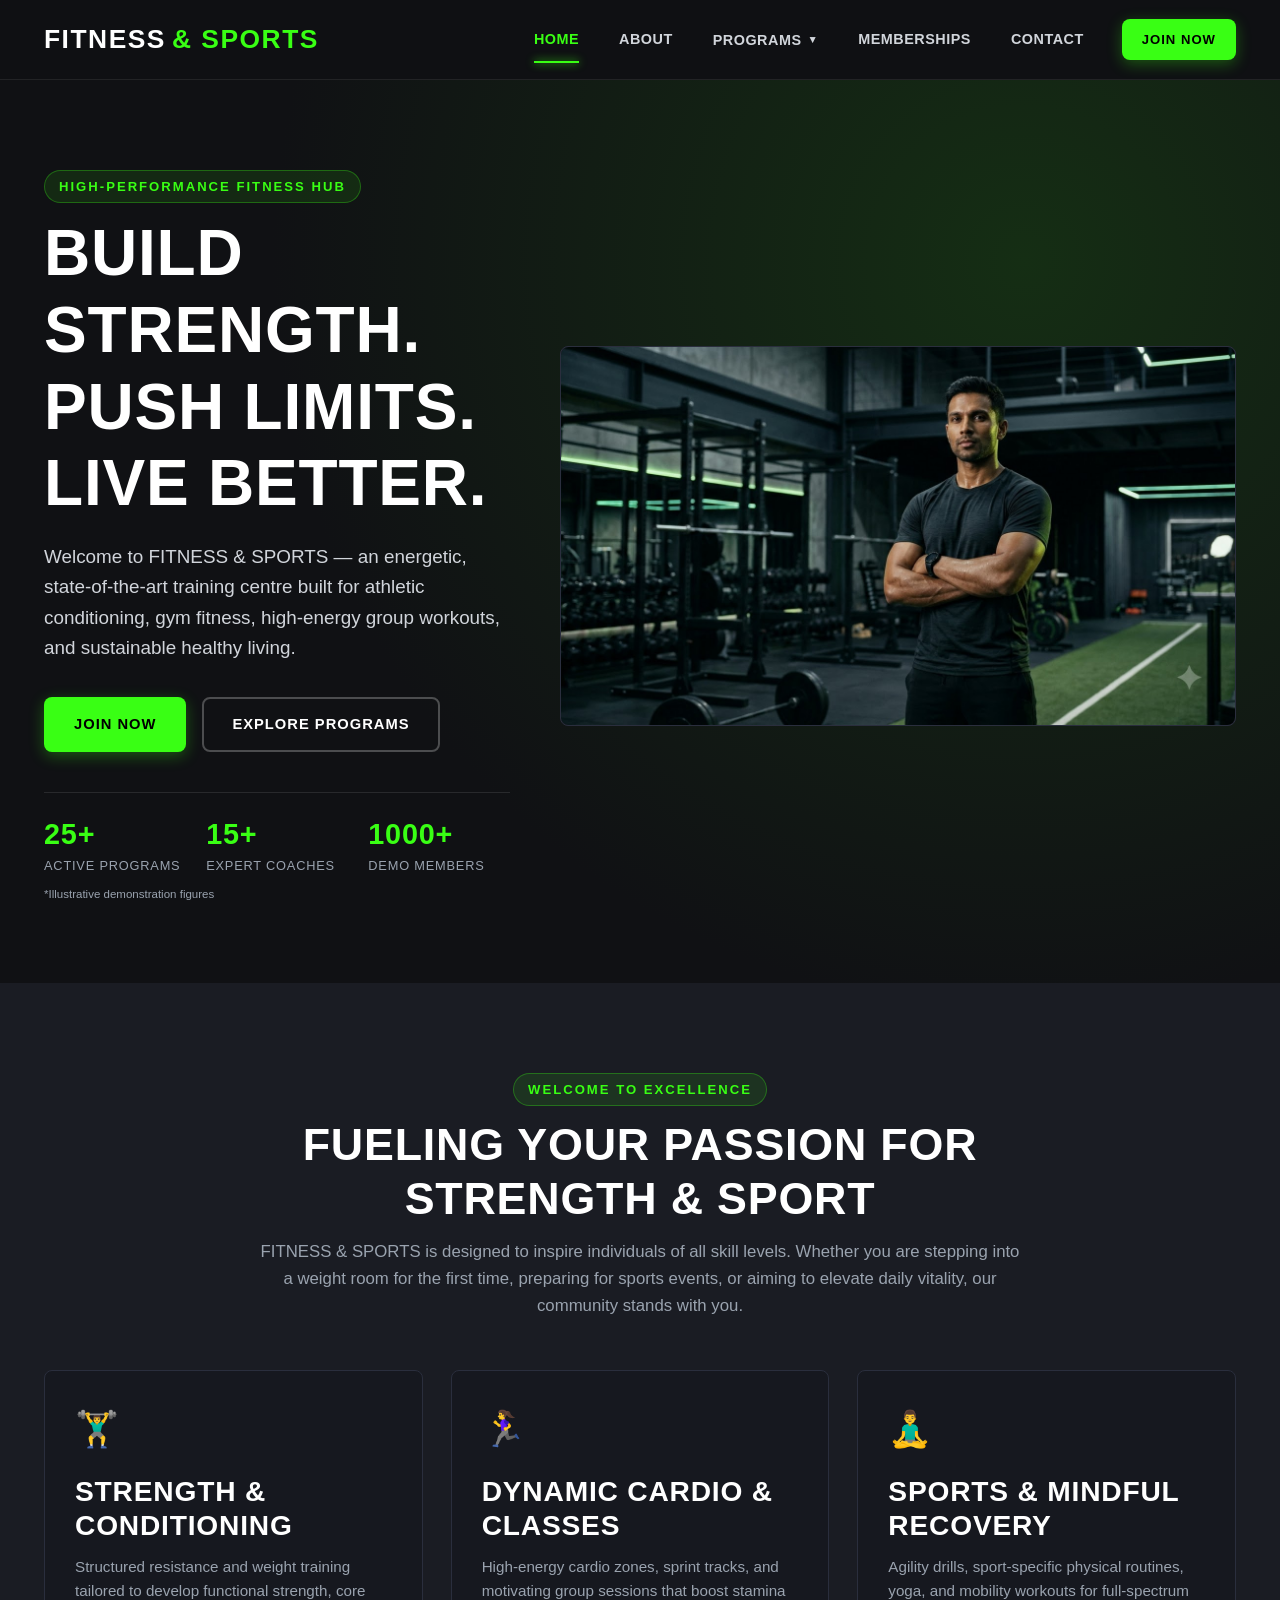
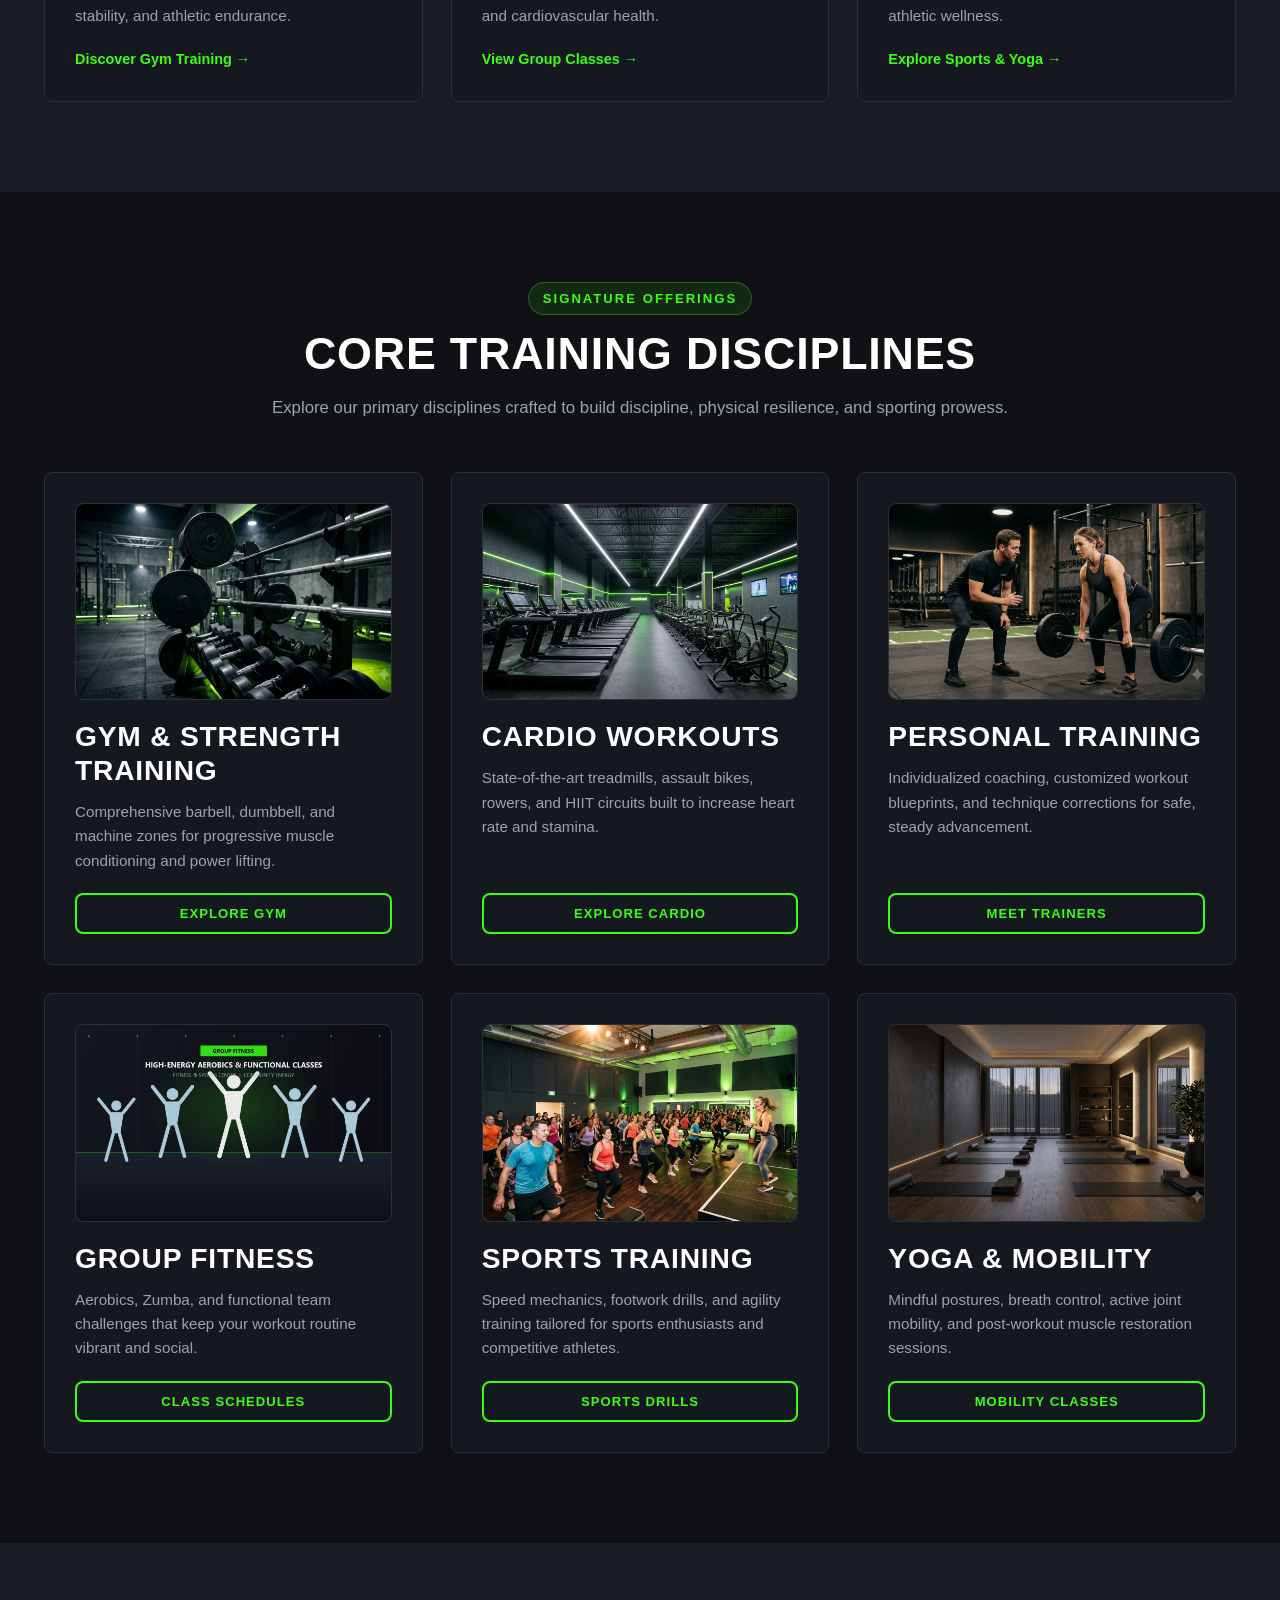
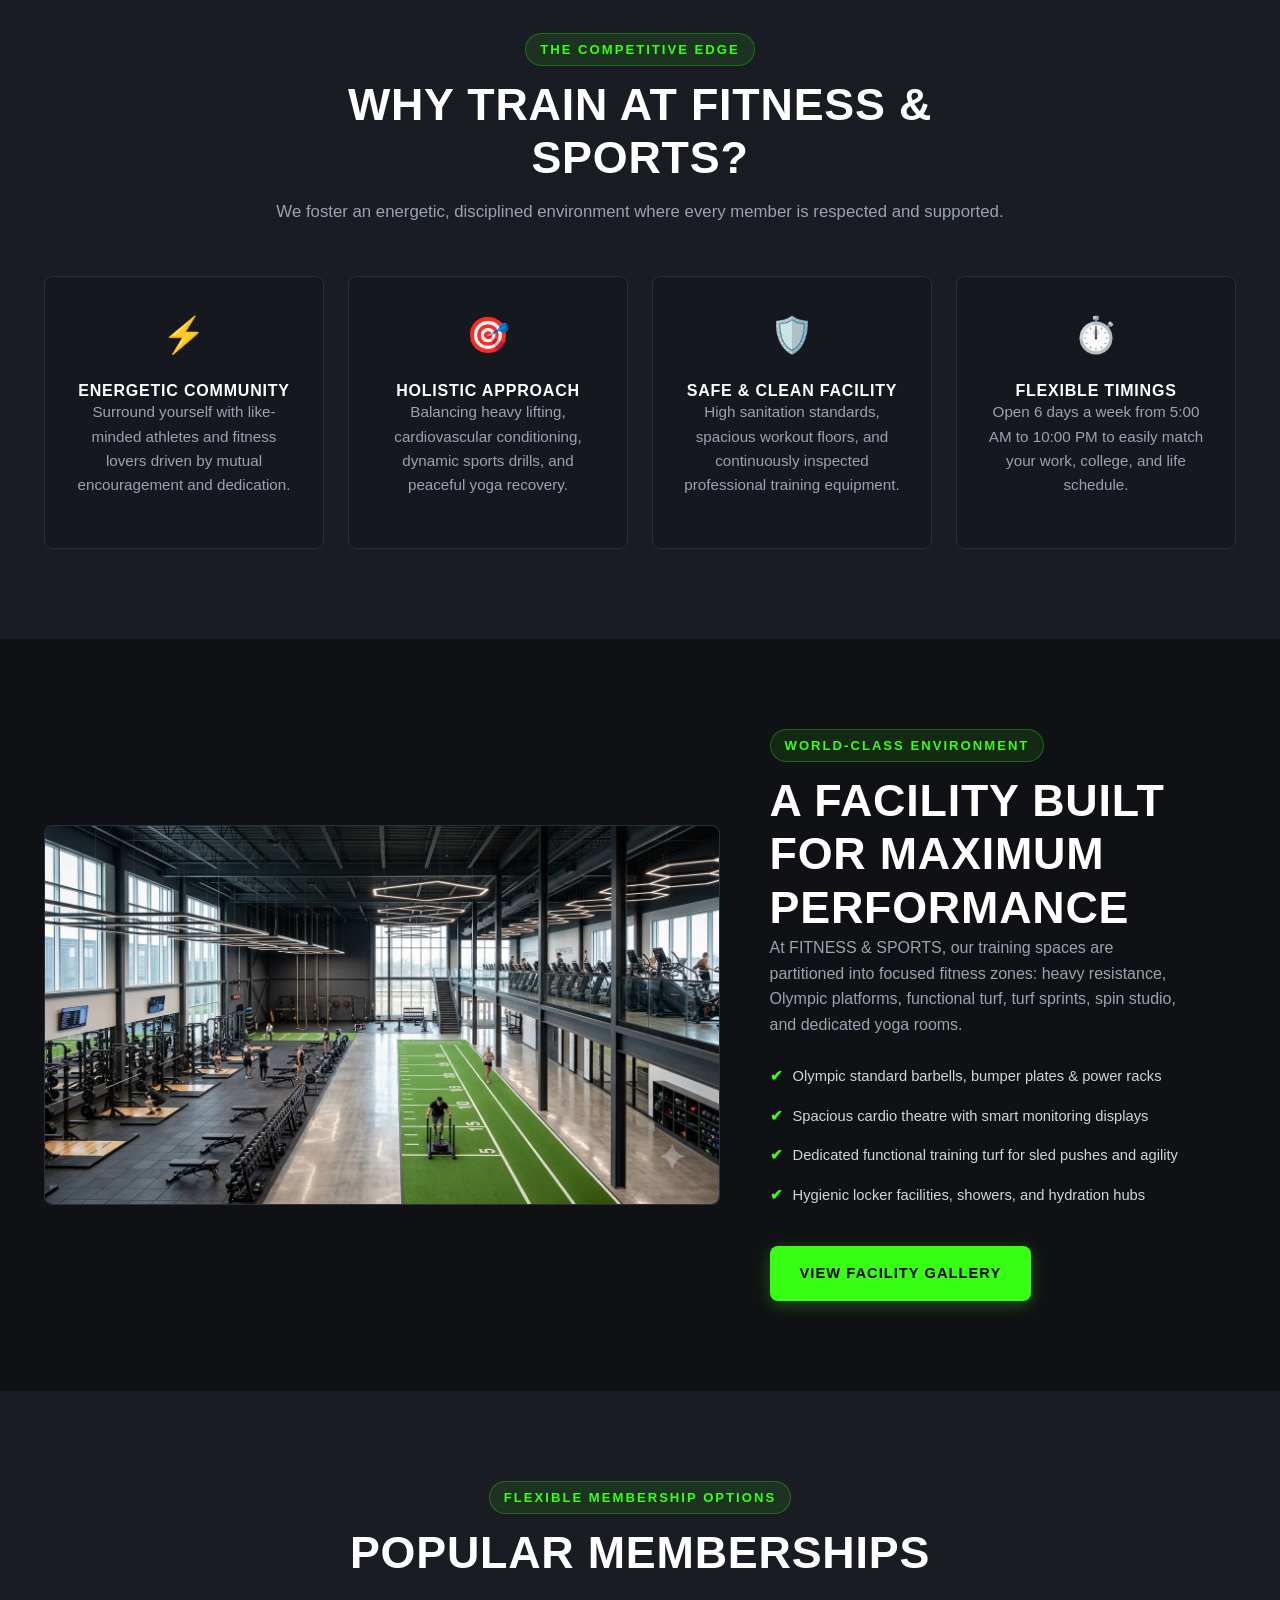
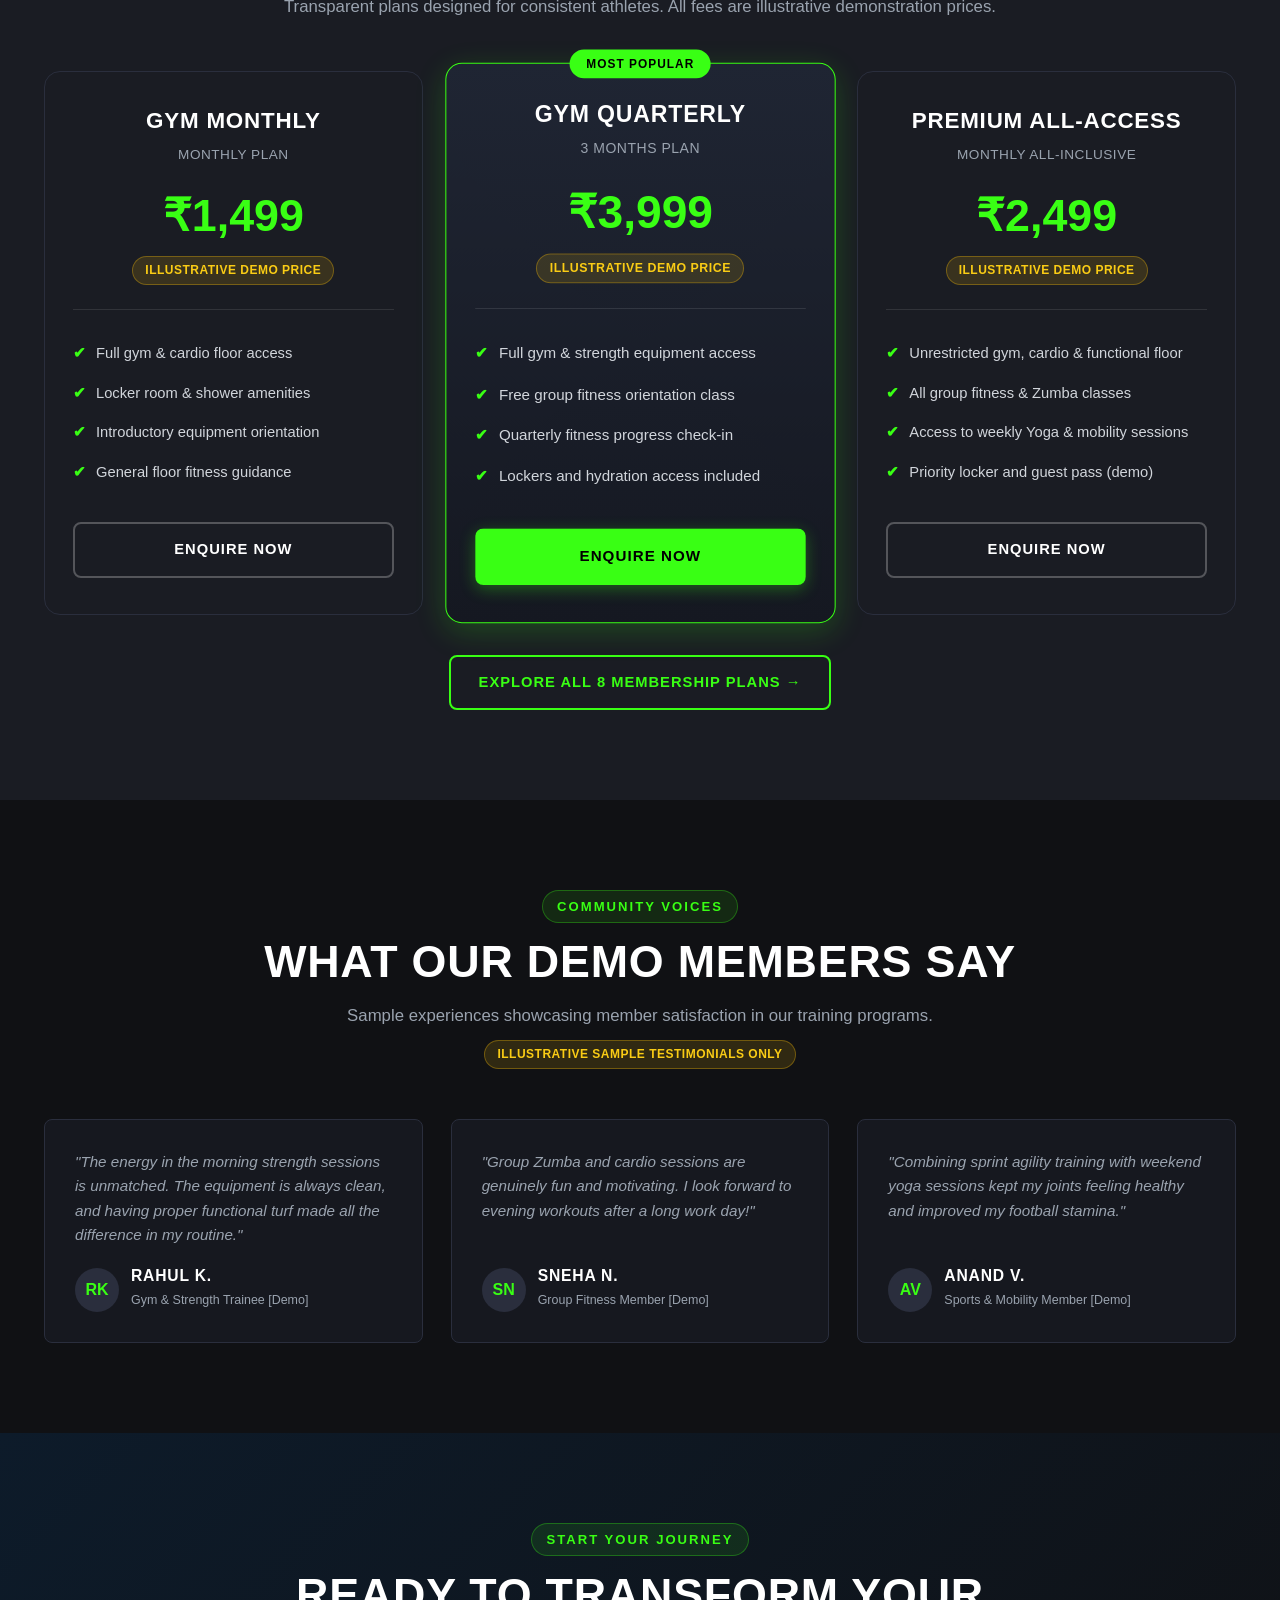
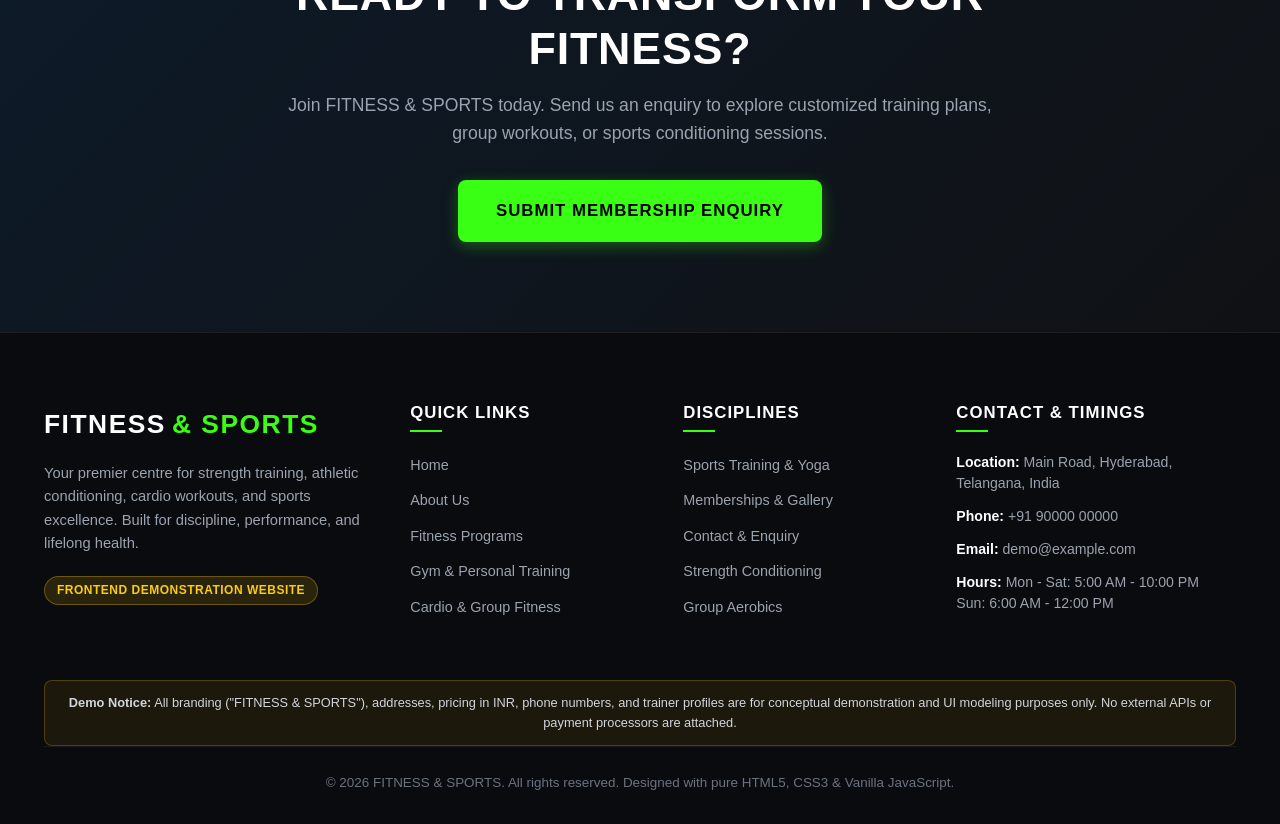
<file: index.html>
<!DOCTYPE html>
<html lang="en">
<head>
  <meta charset="UTF-8">
  <meta name="viewport" content="width=device-width, initial-scale=1.0">
  <title>FITNESS & SPORTS | Build Strength. Push Limits. Live Better.</title>
  <meta name="description" content="FITNESS & SPORTS is a modern sports and fitness centre offering gym workouts, personal training, cardio, group classes, sports training, and wellness activities.">
  <link rel="stylesheet" href="css/style.css">
</head>
<body>

  <!-- ================= HEADER & NAVIGATION ================= -->
  <header class="site-header">
    <div class="container nav-container">
      <a href="index.html" class="logo" aria-label="FITNESS & SPORTS Home">
        FITNESS <span class="logo-accent">&amp; SPORTS</span>
      </a>

      <button class="hamburger-btn" aria-label="Toggle navigation menu">
        <span></span>
        <span></span>
        <span></span>
      </button>

      <nav class="nav-menu">
        <a href="index.html" class="nav-link active">Home</a>
        <a href="about.html" class="nav-link">About</a>
        <div class="nav-dropdown">
          <button class="dropdown-trigger" aria-haspopup="true" aria-expanded="false">
            Programs <span class="dropdown-arrow">&#9660;</span>
          </button>
          <div class="dropdown-menu">
            <a href="fitness-programs.html" class="dropdown-link">
              <strong>All Fitness Programs</strong>
              <span class="desc">Browse 23 signature training modules</span>
            </a>
            <div class="dropdown-divider"></div>
            <a href="gym-training.html" class="dropdown-link">
              <strong>Gym &amp; Personal Training</strong>
              <span class="desc">Strength, free weights &amp; 1-on-1 coaching</span>
            </a>
            <a href="cardio-group-fitness.html" class="dropdown-link">
              <strong>Cardio &amp; Group Fitness</strong>
              <span class="desc">Aerobics, Zumba, HIIT &amp; spin circuits</span>
            </a>
            <a href="sports-yoga.html" class="dropdown-link">
              <strong>Sports Training &amp; Yoga</strong>
              <span class="desc">Athletic turf agility &amp; mindful mobility</span>
            </a>
          </div>
        </div>
        <a href="memberships-gallery.html" class="nav-link">Memberships</a>
        <a href="contact.html" class="nav-link">Contact</a>
        <a href="contact.html" class="btn btn-primary btn-sm nav-cta">Join Now</a>
      </nav>
    </div>
  </header>

  <!-- ================= HERO SECTION ================= -->
  <section class="home-hero">
    <div class="container home-hero-grid">
      <div class="hero-content">
        <span class="section-label">High-Performance Fitness Hub</span>
        <h1>Build Strength. Push Limits. Live Better.</h1>
        <p class="hero-lead">
          Welcome to FITNESS &amp; SPORTS — an energetic, state-of-the-art training centre built for athletic conditioning, gym fitness, high-energy group workouts, and sustainable healthy living.
        </p>
        <div class="hero-actions">
          <a href="contact.html" class="btn btn-primary">Join Now</a>
          <a href="fitness-programs.html" class="btn btn-secondary">Explore Programs</a>
        </div>

        <div class="hero-stats">
          <div class="stat-item">
            <h4><span class="counter-val" data-target="25" data-suffix="+">0</span></h4>
            <p>Active Programs</p>
          </div>
          <div class="stat-item">
            <h4><span class="counter-val" data-target="15" data-suffix="+">0</span></h4>
            <p>Expert Coaches</p>
          </div>
          <div class="stat-item">
            <h4><span class="counter-val" data-target="1000" data-suffix="+">0</span></h4>
            <p>Demo Members</p>
          </div>
        </div>
        <p class="text-muted" style="font-size: 0.72rem; margin-top: 8px;">*Illustrative demonstration figures</p>
      </div>

      <div class="hero-media">
        <!-- Reusable Image 1: fitness-sports-hero -->
        <div class="media-container" style="min-height: 380px;">
          <img src="assets/images/fitness-sports-hero.jpg" alt="Athletic fitness professional training in a modern gym environment" class="responsive-img" loading="eager">
        </div>
      </div>
    </div>
  </section>

  <!-- ================= WELCOME INTRODUCTION ================= -->
  <section class="section-py bg-charcoal">
    <div class="container">
      <div class="section-heading-wrapper">
        <span class="section-label">Welcome to Excellence</span>
        <h2 class="section-title">Fueling Your Passion for Strength &amp; Sport</h2>
        <p class="section-desc">
          FITNESS &amp; SPORTS is designed to inspire individuals of all skill levels. Whether you are stepping into a weight room for the first time, preparing for sports events, or aiming to elevate daily vitality, our community stands with you.
        </p>
      </div>

      <div class="card-grid-3">
        <div class="feature-card">
          <div class="card-icon">🏋️‍♂️</div>
          <h3>Strength &amp; Conditioning</h3>
          <p>Structured resistance and weight training tailored to develop functional strength, core stability, and athletic endurance.</p>
          <a href="gym-training.html" class="text-accent" style="font-weight: 700; font-size: 0.9rem;">Discover Gym Training &rarr;</a>
        </div>
        <div class="feature-card">
          <div class="card-icon">🏃‍♀️</div>
          <h3>Dynamic Cardio &amp; Classes</h3>
          <p>High-energy cardio zones, sprint tracks, and motivating group sessions that boost stamina and cardiovascular health.</p>
          <a href="cardio-group-fitness.html" class="text-accent" style="font-weight: 700; font-size: 0.9rem;">View Group Classes &rarr;</a>
        </div>
        <div class="feature-card">
          <div class="card-icon">🧘‍♂️</div>
          <h3>Sports &amp; Mindful Recovery</h3>
          <p>Agility drills, sport-specific physical routines, yoga, and mobility workouts for full-spectrum athletic wellness.</p>
          <a href="sports-yoga.html" class="text-accent" style="font-weight: 700; font-size: 0.9rem;">Explore Sports &amp; Yoga &rarr;</a>
        </div>
      </div>
    </div>
  </section>

  <!-- ================= FEATURED PROGRAMS ================= -->
  <section class="section-py bg-dark">
    <div class="container">
      <div class="section-heading-wrapper">
        <span class="section-label">Signature Offerings</span>
        <h2 class="section-title">Core Training Disciplines</h2>
        <p class="section-desc">Explore our primary disciplines crafted to build discipline, physical resilience, and sporting prowess.</p>
      </div>

      <div class="card-grid-3">
        <!-- Card 1 -->
        <div class="feature-card">
          <!-- Reusable Image 2: gym-strength-training -->
          <div class="media-container" style="aspect-ratio: 16/10; margin-bottom: 20px;">
            <img src="assets/images/gym-strength-training.jpg" alt="Strength training equipment in gym" class="responsive-img" loading="lazy">
          </div>
          <h3>Gym &amp; Strength Training</h3>
          <p>Comprehensive barbell, dumbbell, and machine zones for progressive muscle conditioning and power lifting.</p>
          <a href="gym-training.html" class="btn btn-outline-accent btn-sm">Explore Gym</a>
        </div>

        <!-- Card 2 -->
        <div class="feature-card">
          <!-- Reusable Image 3: fitness-cardio -->
          <div class="media-container" style="aspect-ratio: 16/10; margin-bottom: 20px;">
            <img src="assets/images/fitness-cardio.jpg" alt="Cardio workout zone" class="responsive-img" loading="lazy">
          </div>
          <h3>Cardio Workouts</h3>
          <p>State-of-the-art treadmills, assault bikes, rowers, and HIIT circuits built to increase heart rate and stamina.</p>
          <a href="cardio-group-fitness.html" class="btn btn-outline-accent btn-sm">Explore Cardio</a>
        </div>

        <!-- Card 3 -->
        <div class="feature-card">
          <!-- Reusable Image 4: personal-training -->
          <div class="media-container" style="aspect-ratio: 16/10; margin-bottom: 20px;">
            <img src="assets/images/personal-training.jpg" alt="Personal coaching session" class="responsive-img" loading="lazy">
          </div>
          <h3>Personal Training</h3>
          <p>Individualized coaching, customized workout blueprints, and technique corrections for safe, steady advancement.</p>
          <a href="gym-training.html" class="btn btn-outline-accent btn-sm">Meet Trainers</a>
        </div>

        <!-- Card 4 -->
        <div class="feature-card">
          <!-- Reusable Image 5: group-fitness -->
          <div class="media-container" style="aspect-ratio: 16/10; margin-bottom: 20px;">
            <img src="assets/images/group-fitness.jpg" alt="Group fitness and aerobics class" class="responsive-img" loading="lazy">
          </div>
          <h3>Group Fitness</h3>
          <p>Aerobics, Zumba, and functional team challenges that keep your workout routine vibrant and social.</p>
          <a href="cardio-group-fitness.html" class="btn btn-outline-accent btn-sm">Class Schedules</a>
        </div>

        <!-- Card 5 -->
        <div class="feature-card">
          <!-- Reusable Image 6: sports-training -->
          <div class="media-container" style="aspect-ratio: 16/10; margin-bottom: 20px;">
            <img src="assets/images/sports-training.jpg" alt="Sports training and agility drills" class="responsive-img" loading="lazy">
          </div>
          <h3>Sports Training</h3>
          <p>Speed mechanics, footwork drills, and agility training tailored for sports enthusiasts and competitive athletes.</p>
          <a href="sports-yoga.html" class="btn btn-outline-accent btn-sm">Sports Drills</a>
        </div>

        <!-- Card 6 -->
        <div class="feature-card">
          <!-- Reusable Image 7: yoga-stretching -->
          <div class="media-container" style="aspect-ratio: 16/10; margin-bottom: 20px;">
            <img src="assets/images/yoga-stretching.jpg" alt="Yoga, mobility and stretching session" class="responsive-img" loading="lazy">
          </div>
          <h3>Yoga &amp; Mobility</h3>
          <p>Mindful postures, breath control, active joint mobility, and post-workout muscle restoration sessions.</p>
          <a href="sports-yoga.html" class="btn btn-outline-accent btn-sm">Mobility Classes</a>
        </div>
      </div>
    </div>
  </section>

  <!-- ================= WHY CHOOSE US ================= -->
  <section class="section-py bg-charcoal">
    <div class="container">
      <div class="section-heading-wrapper">
        <span class="section-label">The Competitive Edge</span>
        <h2 class="section-title">Why Train at FITNESS &amp; SPORTS?</h2>
        <p class="section-desc">We foster an energetic, disciplined environment where every member is respected and supported.</p>
      </div>

      <div class="card-grid-4">
        <div class="feature-card" style="text-align: center;">
          <div class="card-icon">⚡</div>
          <h4>Energetic Community</h4>
          <p>Surround yourself with like-minded athletes and fitness lovers driven by mutual encouragement and dedication.</p>
        </div>
        <div class="feature-card" style="text-align: center;">
          <div class="card-icon">🎯</div>
          <h4>Holistic Approach</h4>
          <p>Balancing heavy lifting, cardiovascular conditioning, dynamic sports drills, and peaceful yoga recovery.</p>
        </div>
        <div class="feature-card" style="text-align: center;">
          <div class="card-icon">🛡️</div>
          <h4>Safe &amp; Clean Facility</h4>
          <p>High sanitation standards, spacious workout floors, and continuously inspected professional training equipment.</p>
        </div>
        <div class="feature-card" style="text-align: center;">
          <div class="card-icon">⏱️</div>
          <h4>Flexible Timings</h4>
          <p>Open 6 days a week from 5:00 AM to 10:00 PM to easily match your work, college, and life schedule.</p>
        </div>
      </div>
    </div>
  </section>

  <!-- ================= FACILITY SHOWCASE ================= -->
  <section class="section-py bg-dark">
    <div class="container">
      <div class="home-hero-grid">
        <div class="facility-media">
          <!-- Reusable Image 8: fitness-centre-interior -->
          <div class="media-container" style="min-height: 380px;">
            <img src="assets/images/fitness-centre-interior.jpg" alt="Modern gym and sports facility interior with equipment" class="responsive-img" loading="lazy">
          </div>
        </div>

        <div class="facility-info">
          <span class="section-label">World-Class Environment</span>
          <h2>A Facility Built for Maximum Performance</h2>
          <p class="text-muted" style="margin-bottom: 20px;">
            At FITNESS &amp; SPORTS, our training spaces are partitioned into focused fitness zones: heavy resistance, Olympic platforms, functional turf, turf sprints, spin studio, and dedicated yoga rooms.
          </p>
          <ul class="pricing-features">
            <li>Olympic standard barbells, bumper plates &amp; power racks</li>
            <li>Spacious cardio theatre with smart monitoring displays</li>
            <li>Dedicated functional training turf for sled pushes and agility</li>
            <li>Hygienic locker facilities, showers, and hydration hubs</li>
          </ul>
          <a href="memberships-gallery.html" class="btn btn-primary">View Facility Gallery</a>
        </div>
      </div>
    </div>
  </section>

  <!-- ================= POPULAR MEMBERSHIP HIGHLIGHTS ================= -->
  <section class="section-py bg-charcoal">
    <div class="container">
      <div class="section-heading-wrapper">
        <span class="section-label">Flexible Membership Options</span>
        <h2 class="section-title">Popular Memberships</h2>
        <p class="section-desc">Transparent plans designed for consistent athletes. All fees are illustrative demonstration prices.</p>
      </div>

      <div class="card-grid-3">
        <!-- Monthly Gym -->
        <div class="pricing-card">
          <div class="pricing-header">
            <h3 class="pricing-title">Gym Monthly</h3>
            <span class="pricing-duration">Monthly Plan</span>
            <div class="pricing-amount">₹1,499</div>
            <span class="pill pill-demo">Illustrative Demo Price</span>
          </div>
          <ul class="pricing-features">
            <li>Full gym &amp; cardio floor access</li>
            <li>Locker room &amp; shower amenities</li>
            <li>Introductory equipment orientation</li>
            <li>General floor fitness guidance</li>
          </ul>
          <a href="contact.html?plan=Gym-Monthly" class="btn btn-secondary btn-block">Enquire Now</a>
        </div>

        <!-- Quarterly Gym (Featured) -->
        <div class="pricing-card featured">
          <span class="pricing-badge">Most Popular</span>
          <div class="pricing-header">
            <h3 class="pricing-title">Gym Quarterly</h3>
            <span class="pricing-duration">3 Months Plan</span>
            <div class="pricing-amount">₹3,999</div>
            <span class="pill pill-demo">Illustrative Demo Price</span>
          </div>
          <ul class="pricing-features">
            <li>Full gym &amp; strength equipment access</li>
            <li>Free group fitness orientation class</li>
            <li>Quarterly fitness progress check-in</li>
            <li>Lockers and hydration access included</li>
          </ul>
          <a href="contact.html?plan=Gym-Quarterly" class="btn btn-primary btn-block">Enquire Now</a>
        </div>

        <!-- Premium All-Access -->
        <div class="pricing-card">
          <div class="pricing-header">
            <h3 class="pricing-title">Premium All-Access</h3>
            <span class="pricing-duration">Monthly All-Inclusive</span>
            <div class="pricing-amount">₹2,499</div>
            <span class="pill pill-demo">Illustrative Demo Price</span>
          </div>
          <ul class="pricing-features">
            <li>Unrestricted gym, cardio &amp; functional floor</li>
            <li>All group fitness &amp; Zumba classes</li>
            <li>Access to weekly Yoga &amp; mobility sessions</li>
            <li>Priority locker and guest pass (demo)</li>
          </ul>
          <a href="contact.html?plan=Premium-All-Access" class="btn btn-secondary btn-block">Enquire Now</a>
        </div>
      </div>

      <div style="text-align: center; margin-top: 40px;">
        <a href="memberships-gallery.html" class="btn btn-outline-accent">Explore All 8 Membership Plans &rarr;</a>
      </div>
    </div>
  </section>

  <!-- ================= TESTIMONIALS (ILLUSTRATIVE DEMO ONLY) ================= -->
  <section class="section-py bg-dark">
    <div class="container">
      <div class="section-heading-wrapper">
        <span class="section-label">Community Voices</span>
        <h2 class="section-title">What Our Demo Members Say</h2>
        <p class="section-desc">Sample experiences showcasing member satisfaction in our training programs.</p>
        <span class="pill pill-demo" style="margin-top: 10px;">Illustrative Sample Testimonials Only</span>
      </div>

      <div class="card-grid-3">
        <div class="feature-card">
          <p style="font-style: italic;">"The energy in the morning strength sessions is unmatched. The equipment is always clean, and having proper functional turf made all the difference in my routine."</p>
          <div style="display: flex; align-items: center; gap: 12px; margin-top: auto;">
            <div style="width: 44px; height: 44px; border-radius: 50%; background: #2a2e3d; display: flex; align-items: center; justify-content: center; font-weight: bold; color: var(--color-accent);">RK</div>
            <div>
              <h4 style="font-size: 0.98rem; margin: 0;">Rahul K.</h4>
              <span class="text-muted" style="font-size: 0.78rem;">Gym &amp; Strength Trainee [Demo]</span>
            </div>
          </div>
        </div>

        <div class="feature-card">
          <p style="font-style: italic;">"Group Zumba and cardio sessions are genuinely fun and motivating. I look forward to evening workouts after a long work day!"</p>
          <div style="display: flex; align-items: center; gap: 12px; margin-top: auto;">
            <div style="width: 44px; height: 44px; border-radius: 50%; background: #2a2e3d; display: flex; align-items: center; justify-content: center; font-weight: bold; color: var(--color-accent);">SN</div>
            <div>
              <h4 style="font-size: 0.98rem; margin: 0;">Sneha N.</h4>
              <span class="text-muted" style="font-size: 0.78rem;">Group Fitness Member [Demo]</span>
            </div>
          </div>
        </div>

        <div class="feature-card">
          <p style="font-style: italic;">"Combining sprint agility training with weekend yoga sessions kept my joints feeling healthy and improved my football stamina."</p>
          <div style="display: flex; align-items: center; gap: 12px; margin-top: auto;">
            <div style="width: 44px; height: 44px; border-radius: 50%; background: #2a2e3d; display: flex; align-items: center; justify-content: center; font-weight: bold; color: var(--color-accent);">AV</div>
            <div>
              <h4 style="font-size: 0.98rem; margin: 0;">Anand V.</h4>
              <span class="text-muted" style="font-size: 0.78rem;">Sports &amp; Mobility Member [Demo]</span>
            </div>
          </div>
        </div>
      </div>
    </div>
  </section>

  <!-- ================= CALL TO ACTION ================= -->
  <section class="section-py bg-navy" style="text-align: center;">
    <div class="container">
      <div style="max-width: 720px; margin: 0 auto;">
        <span class="section-label">Start Your Journey</span>
        <h2>Ready to Transform Your Fitness?</h2>
        <p class="text-muted" style="font-size: 1.1rem; margin: 16px 0 32px 0;">
          Join FITNESS &amp; SPORTS today. Send us an enquiry to explore customized training plans, group workouts, or sports conditioning sessions.
        </p>
        <a href="contact.html" class="btn btn-primary" style="font-size: 1.05rem; padding: 16px 36px;">Submit Membership Enquiry</a>
      </div>
    </div>
  </section>

  <!-- ================= FOOTER ================= -->
  <footer class="site-footer">
    <div class="container">
      <div class="footer-grid">
        <div class="footer-brand">
          <a href="index.html" class="logo">FITNESS <span class="logo-accent">&amp; SPORTS</span></a>
          <p>
            Your premier centre for strength training, athletic conditioning, cardio workouts, and sports excellence. Built for discipline, performance, and lifelong health.
          </p>
          <span class="pill pill-demo">Frontend Demonstration Website</span>
        </div>

        <div class="footer-col">
          <h4>Quick Links</h4>
          <ul class="footer-links">
            <li><a href="index.html">Home</a></li>
            <li><a href="about.html">About Us</a></li>
            <li><a href="fitness-programs.html">Fitness Programs</a></li>
            <li><a href="gym-training.html">Gym &amp; Personal Training</a></li>
            <li><a href="cardio-group-fitness.html">Cardio &amp; Group Fitness</a></li>
          </ul>
        </div>

        <div class="footer-col">
          <h4>Disciplines</h4>
          <ul class="footer-links">
            <li><a href="sports-yoga.html">Sports Training &amp; Yoga</a></li>
            <li><a href="memberships-gallery.html">Memberships &amp; Gallery</a></li>
            <li><a href="contact.html">Contact &amp; Enquiry</a></li>
            <li><a href="fitness-programs.html?filter=strength">Strength Conditioning</a></li>
            <li><a href="fitness-programs.html?filter=group">Group Aerobics</a></li>
          </ul>
        </div>

        <div class="footer-col">
          <h4>Contact &amp; Timings</h4>
          <ul class="footer-contact-info">
            <li><strong>Location:</strong> Main Road, Hyderabad, Telangana, India</li>
            <li><strong>Phone:</strong> +91 90000 00000</li>
            <li><strong>Email:</strong> demo@example.com</li>
            <li><strong>Hours:</strong> Mon - Sat: 5:00 AM - 10:00 PM<br>Sun: 6:00 AM - 12:00 PM</li>
          </ul>
        </div>
      </div>

      <div class="demo-disclaimer-box">
        <strong>Demo Notice:</strong> All branding ("FITNESS &amp; SPORTS"), addresses, pricing in INR, phone numbers, and trainer profiles are for conceptual demonstration and UI modeling purposes only. No external APIs or payment processors are attached.
      </div>

      <div class="footer-bottom">
        <p>&copy; 2026 FITNESS &amp; SPORTS. All rights reserved. Designed with pure HTML5, CSS3 &amp; Vanilla JavaScript.</p>
      </div>
    </div>
  </footer>

  <!-- Back to Top Button -->
  <button id="backToTopBtn" class="back-to-top" aria-label="Back to Top">&uarr;</button>

  <script src="js/script.js"></script>
</body>
</html>
</file>
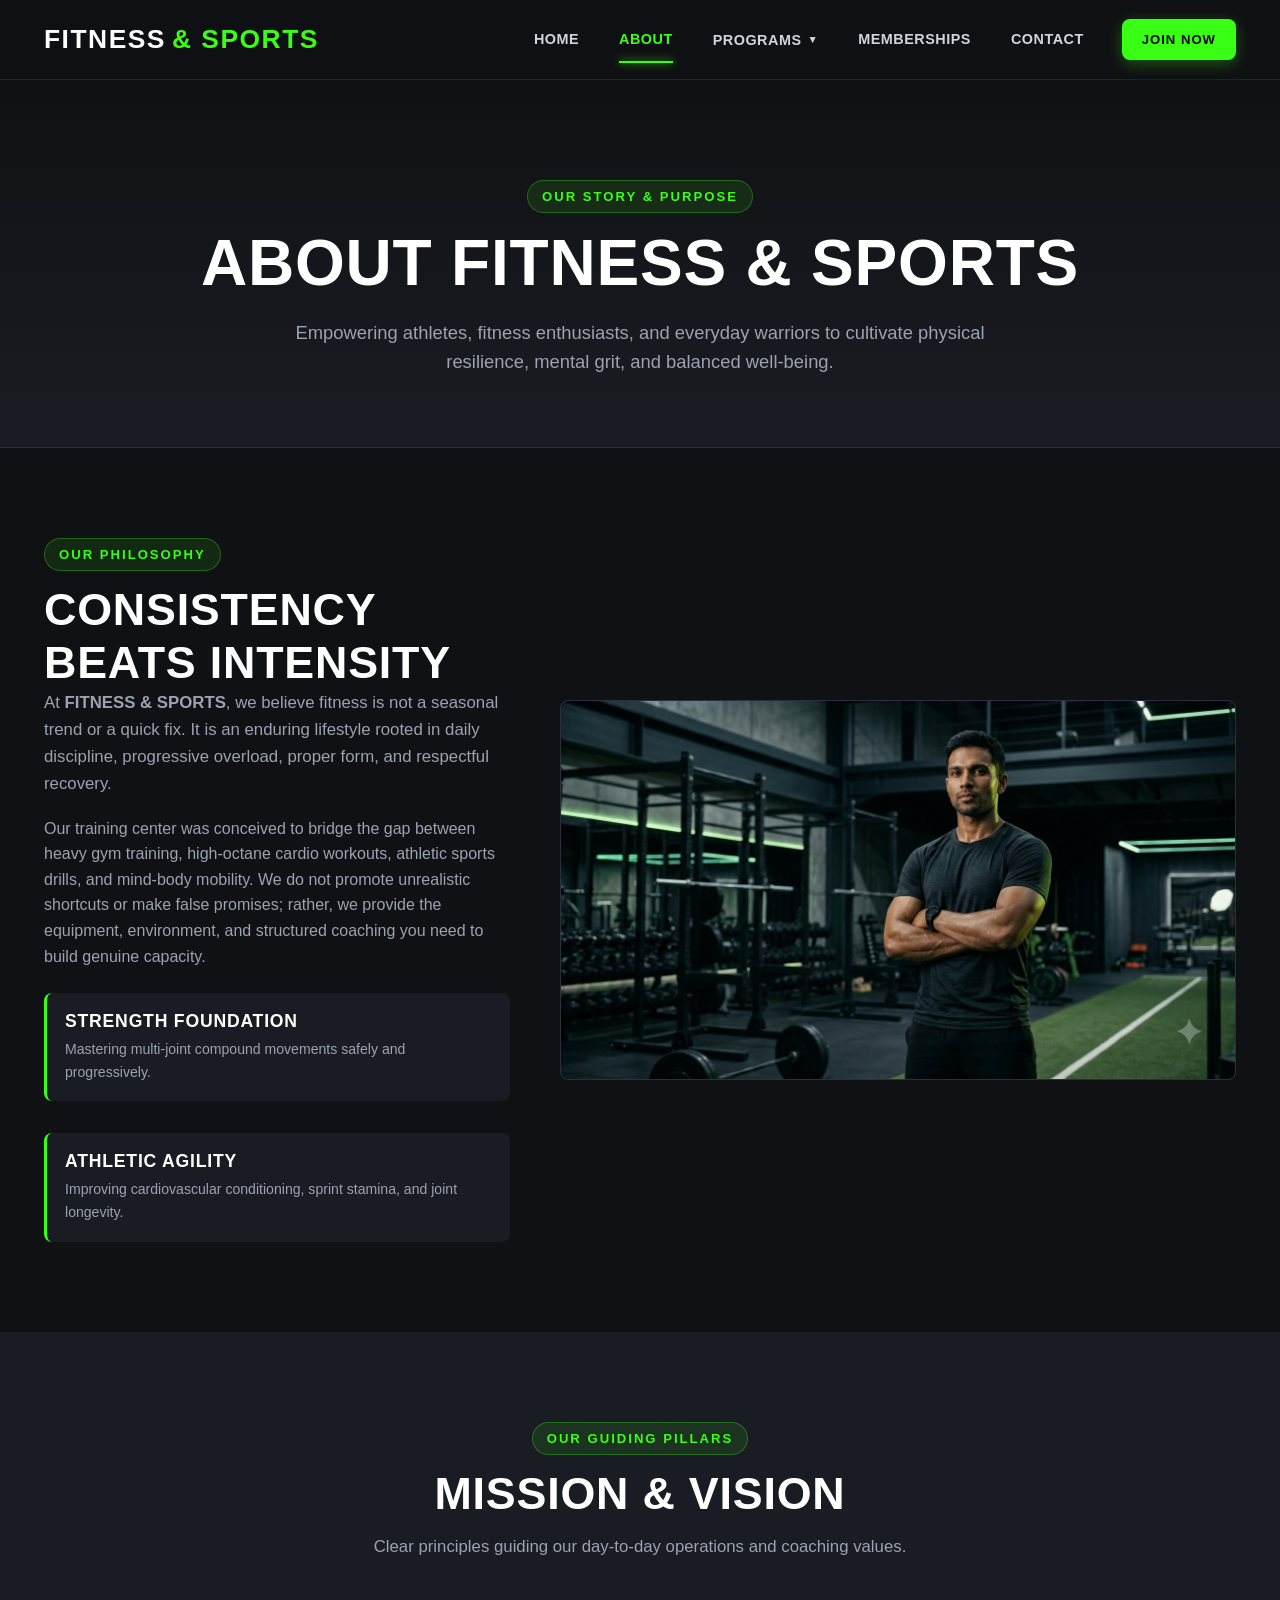
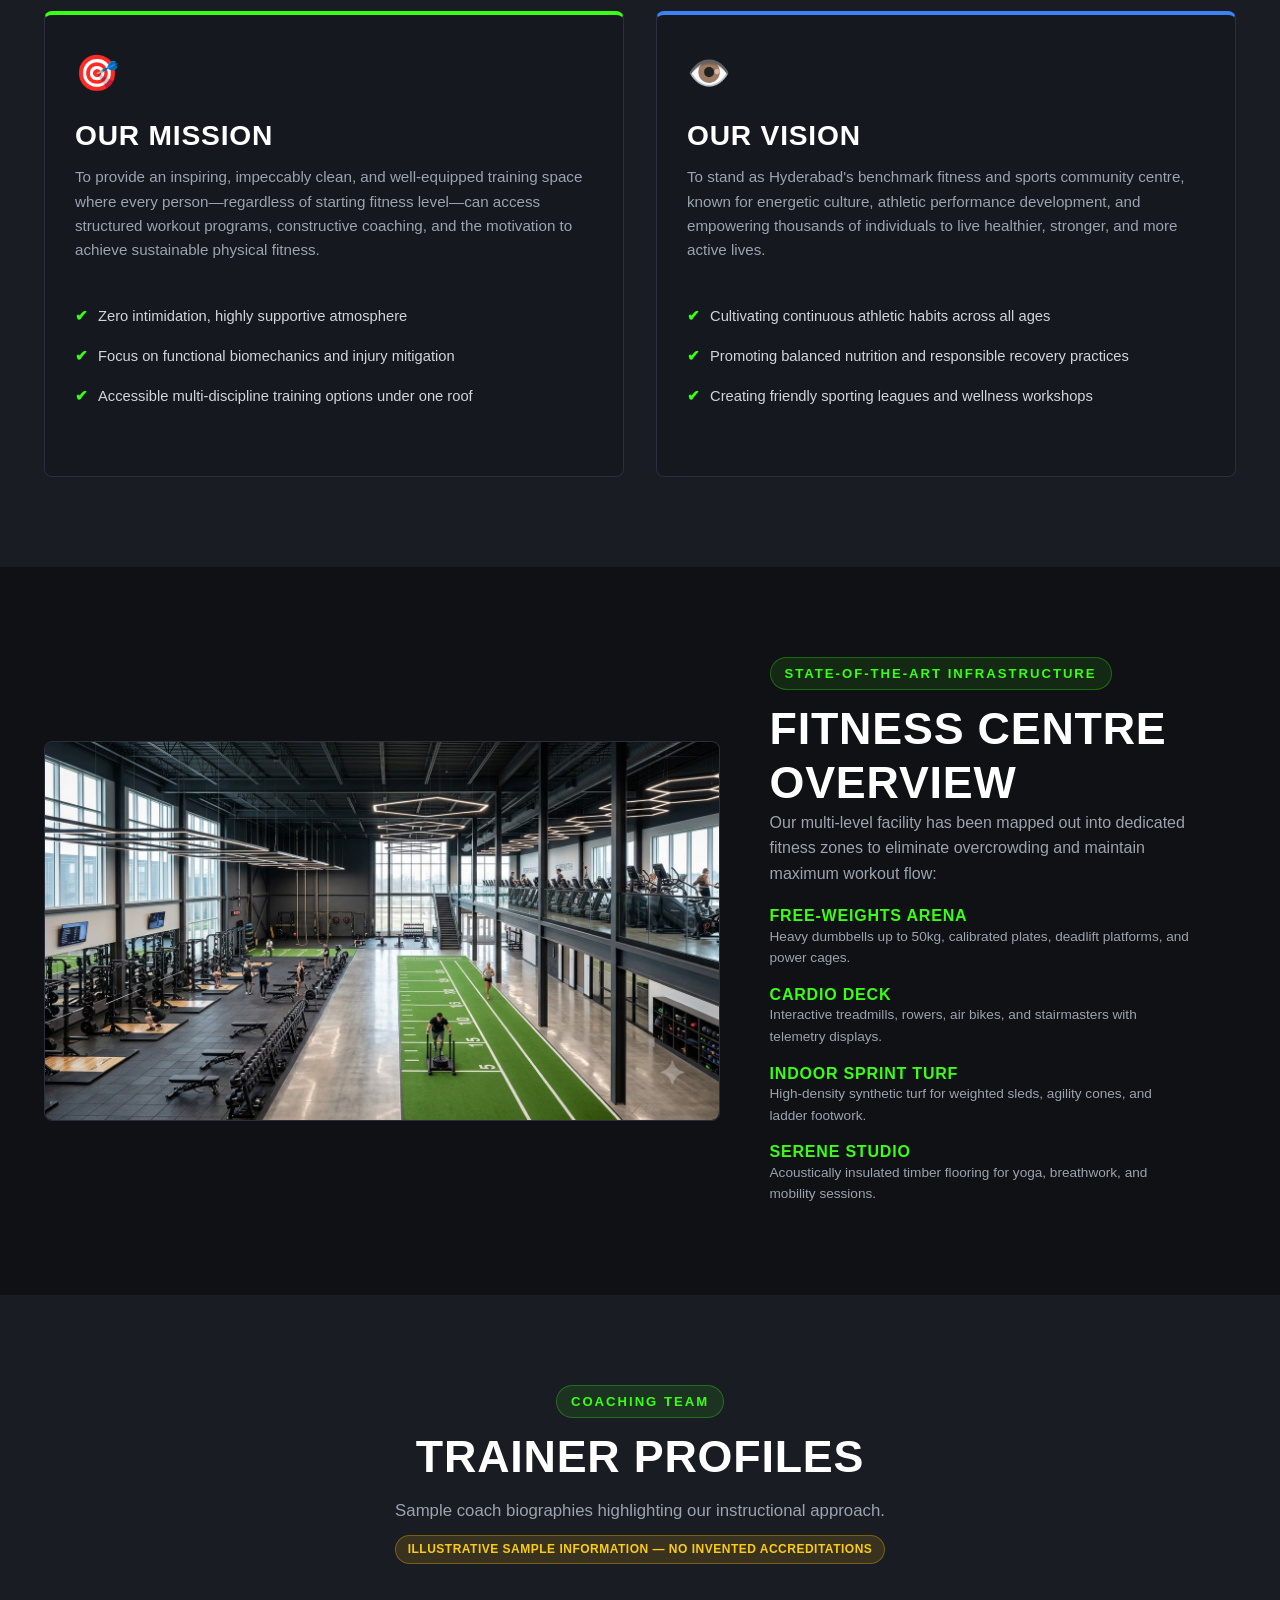
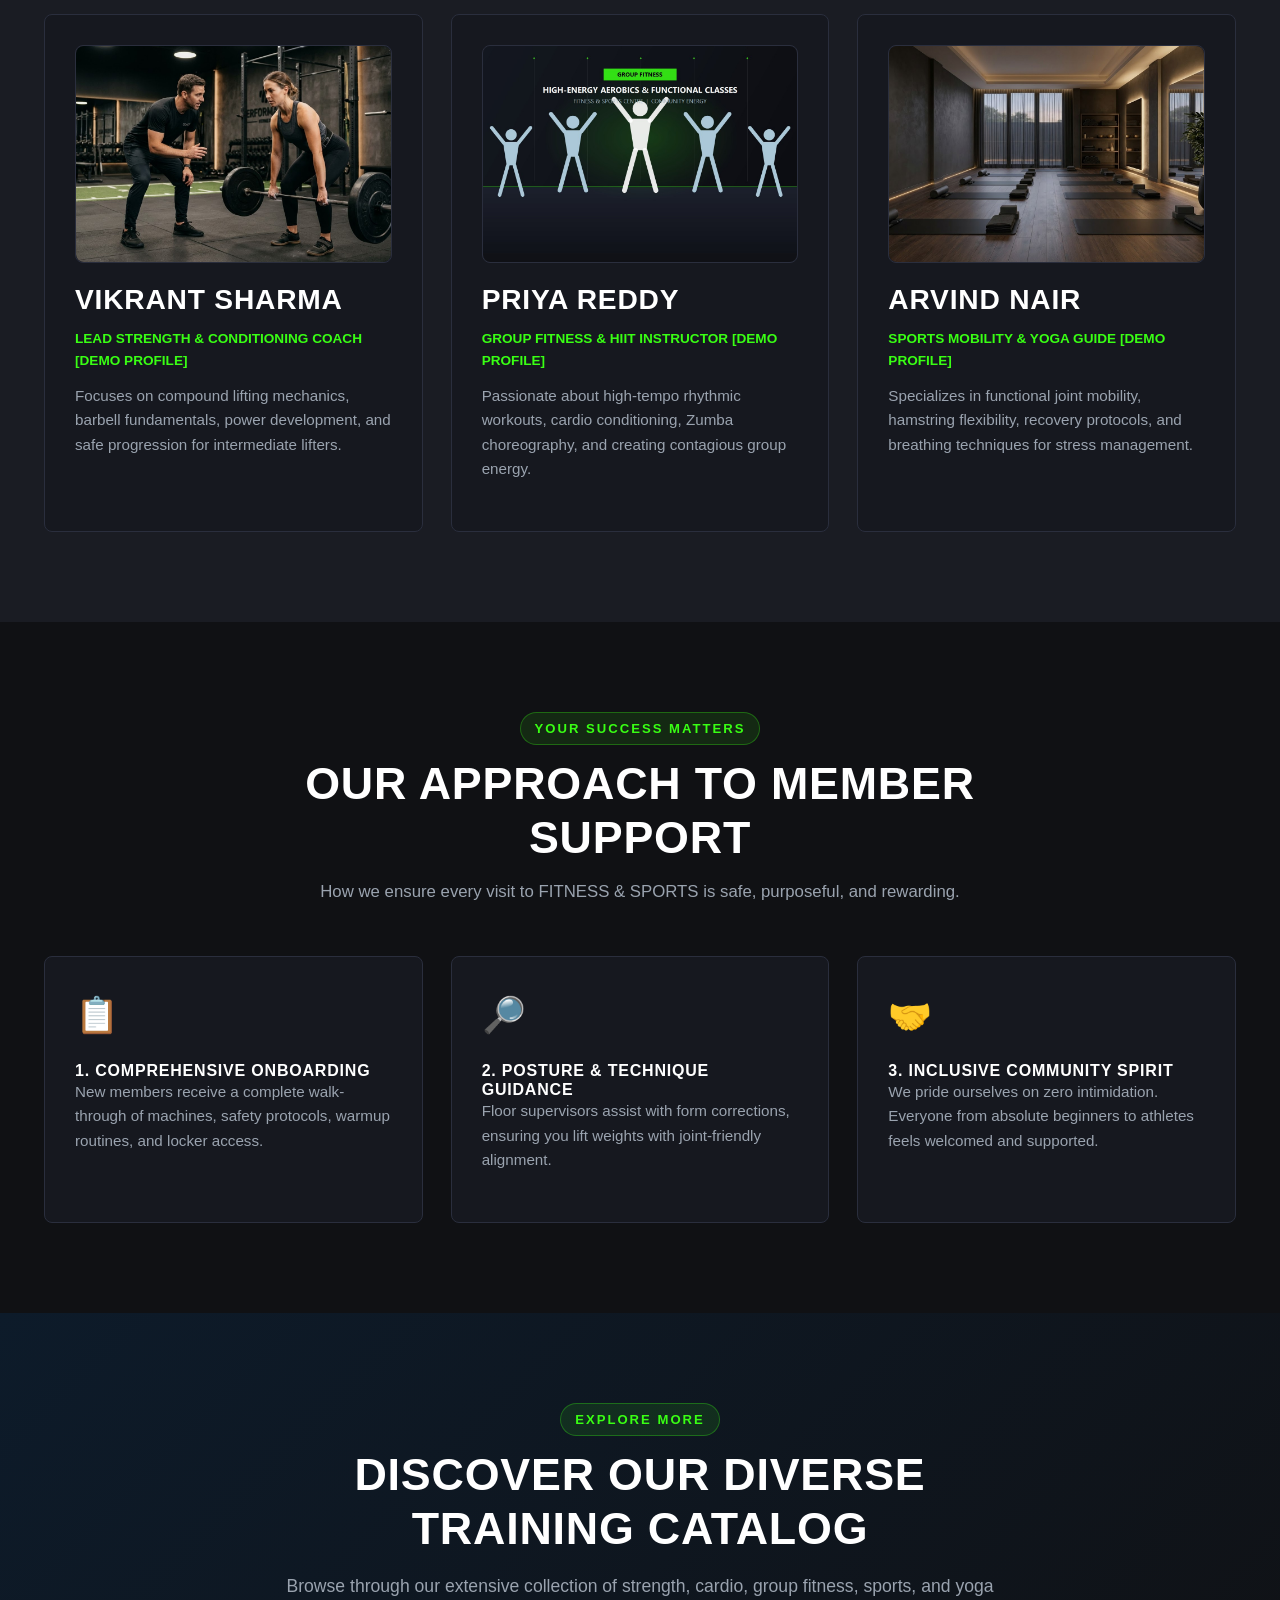
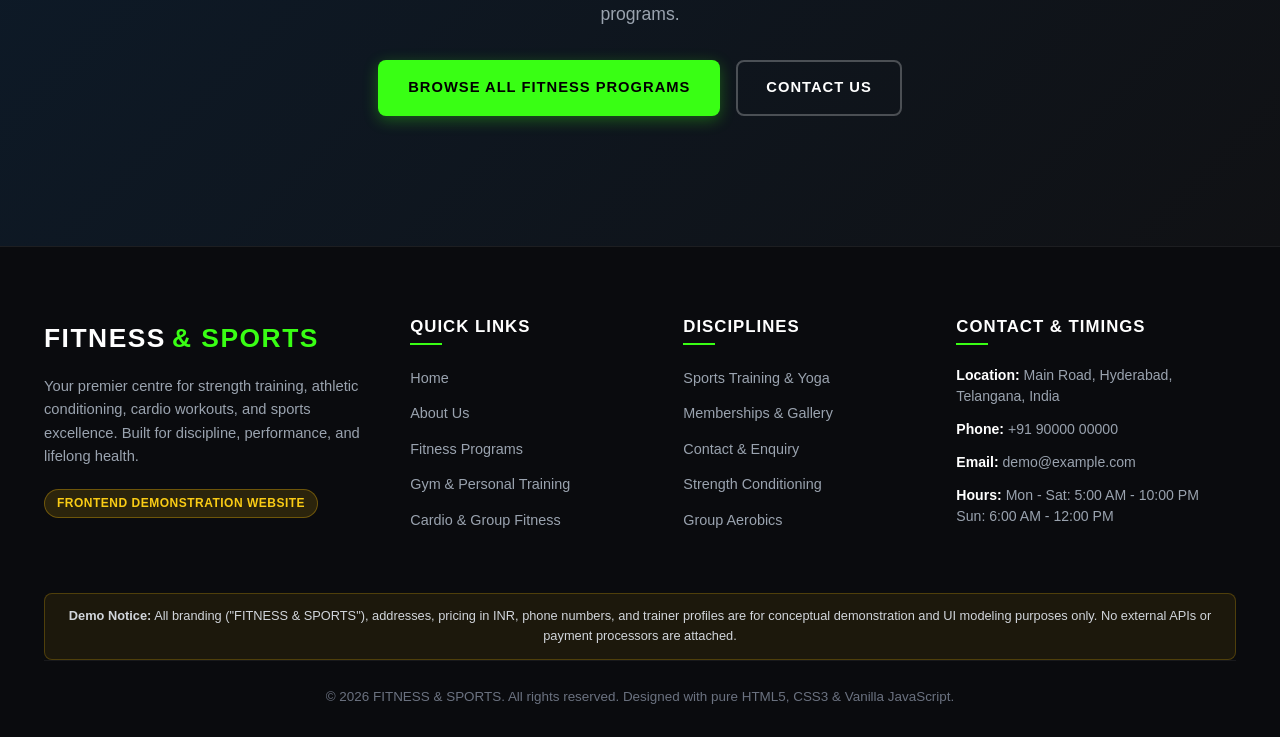
<file: about.html>
<!DOCTYPE html>
<html lang="en">
<head>
  <meta charset="UTF-8">
  <meta name="viewport" content="width=device-width, initial-scale=1.0">
  <title>About Us | FITNESS & SPORTS</title>
  <meta name="description" content="Learn more about FITNESS & SPORTS, our fitness philosophy, athletic training approach, mission, vision, and sample coaching team.">
  <link rel="stylesheet" href="css/style.css">
</head>
<body>

  <!-- ================= HEADER & NAVIGATION ================= -->
  <header class="site-header">
    <div class="container nav-container">
      <a href="index.html" class="logo" aria-label="FITNESS & SPORTS Home">
        FITNESS <span class="logo-accent">&amp; SPORTS</span>
      </a>

      <button class="hamburger-btn" aria-label="Toggle navigation menu">
        <span></span>
        <span></span>
        <span></span>
      </button>

      <nav class="nav-menu">
        <a href="index.html" class="nav-link">Home</a>
        <a href="about.html" class="nav-link active">About</a>
        <div class="nav-dropdown">
          <button class="dropdown-trigger" aria-haspopup="true" aria-expanded="false">
            Programs <span class="dropdown-arrow">&#9660;</span>
          </button>
          <div class="dropdown-menu">
            <a href="fitness-programs.html" class="dropdown-link">
              <strong>All Fitness Programs</strong>
              <span class="desc">Browse 23 signature training modules</span>
            </a>
            <div class="dropdown-divider"></div>
            <a href="gym-training.html" class="dropdown-link">
              <strong>Gym &amp; Personal Training</strong>
              <span class="desc">Strength, free weights &amp; 1-on-1 coaching</span>
            </a>
            <a href="cardio-group-fitness.html" class="dropdown-link">
              <strong>Cardio &amp; Group Fitness</strong>
              <span class="desc">Aerobics, Zumba, HIIT &amp; spin circuits</span>
            </a>
            <a href="sports-yoga.html" class="dropdown-link">
              <strong>Sports Training &amp; Yoga</strong>
              <span class="desc">Athletic turf agility &amp; mindful mobility</span>
            </a>
          </div>
        </div>
        <a href="memberships-gallery.html" class="nav-link">Memberships</a>
        <a href="contact.html" class="nav-link">Contact</a>
        <a href="contact.html" class="btn btn-primary btn-sm nav-cta">Join Now</a>
      </nav>
    </div>
  </header>

  <!-- ================= PAGE HERO BANNER ================= -->
  <section class="page-hero">
    <div class="container">
      <span class="section-label">Our Story &amp; Purpose</span>
      <h1 class="page-hero-title">About FITNESS &amp; SPORTS</h1>
      <p class="page-hero-subtitle">
        Empowering athletes, fitness enthusiasts, and everyday warriors to cultivate physical resilience, mental grit, and balanced well-being.
      </p>
    </div>
  </section>

  <!-- ================= INTRODUCTION & PHILOSOPHY ================= -->
  <section class="section-py bg-dark">
    <div class="container">
      <div class="home-hero-grid">
        <div class="about-text">
          <span class="section-label">Our Philosophy</span>
          <h2>Consistency Beats Intensity</h2>
          <p class="text-muted" style="margin-bottom: 18px; font-size: 1.05rem;">
            At <strong>FITNESS &amp; SPORTS</strong>, we believe fitness is not a seasonal trend or a quick fix. It is an enduring lifestyle rooted in daily discipline, progressive overload, proper form, and respectful recovery.
          </p>
          <p class="text-muted" style="margin-bottom: 24px;">
            Our training center was conceived to bridge the gap between heavy gym training, high-octane cardio workouts, athletic sports drills, and mind-body mobility. We do not promote unrealistic shortcuts or make false promises; rather, we provide the equipment, environment, and structured coaching you need to build genuine capacity.
          </p>
          <div class="card-grid-2" style="margin-top: 20px;">
            <div style="background: var(--color-secondary); padding: 18px; border-radius: var(--border-radius); border-left: 3px solid var(--color-accent);">
              <h4 style="font-size: 1.1rem; margin-bottom: 6px;">Strength Foundation</h4>
              <p class="text-muted" style="font-size: 0.88rem;">Mastering multi-joint compound movements safely and progressively.</p>
            </div>
            <div style="background: var(--color-secondary); padding: 18px; border-radius: var(--border-radius); border-left: 3px solid var(--color-accent);">
              <h4 style="font-size: 1.1rem; margin-bottom: 6px;">Athletic Agility</h4>
              <p class="text-muted" style="font-size: 0.88rem;">Improving cardiovascular conditioning, sprint stamina, and joint longevity.</p>
            </div>
          </div>
        </div>

        <div class="about-media">
          <!-- Reusable Image 1: fitness-sports-hero -->
          <div class="media-container" style="min-height: 380px;">
            <img src="assets/images/fitness-sports-hero.jpg" alt="Athletic fitness professional training in a modern gym environment" class="responsive-img" loading="lazy">
          </div>
        </div>
      </div>
    </div>
  </section>

  <!-- ================= MISSION & VISION ================= -->
  <section class="section-py bg-charcoal">
    <div class="container">
      <div class="section-heading-wrapper">
        <span class="section-label">Our Guiding Pillars</span>
        <h2 class="section-title">Mission &amp; Vision</h2>
        <p class="section-desc">Clear principles guiding our day-to-day operations and coaching values.</p>
      </div>

      <div class="card-grid-2">
        <div class="feature-card" style="border-top: 4px solid var(--color-accent);">
          <div class="card-icon">🎯</div>
          <h3>Our Mission</h3>
          <p>
            To provide an inspiring, impeccably clean, and well-equipped training space where every person—regardless of starting fitness level—can access structured workout programs, constructive coaching, and the motivation to achieve sustainable physical fitness.
          </p>
          <ul class="pricing-features" style="margin-top: 15px;">
            <li>Zero intimidation, highly supportive atmosphere</li>
            <li>Focus on functional biomechanics and injury mitigation</li>
            <li>Accessible multi-discipline training options under one roof</li>
          </ul>
        </div>

        <div class="feature-card" style="border-top: 4px solid #3b82f6;">
          <div class="card-icon">👁️</div>
          <h3>Our Vision</h3>
          <p>
            To stand as Hyderabad's benchmark fitness and sports community centre, known for energetic culture, athletic performance development, and empowering thousands of individuals to live healthier, stronger, and more active lives.
          </p>
          <ul class="pricing-features" style="margin-top: 15px;">
            <li>Cultivating continuous athletic habits across all ages</li>
            <li>Promoting balanced nutrition and responsible recovery practices</li>
            <li>Creating friendly sporting leagues and wellness workshops</li>
          </ul>
        </div>
      </div>
    </div>
  </section>

  <!-- ================= FITNESS CENTRE OVERVIEW ================= -->
  <section class="section-py bg-dark">
    <div class="container">
      <div class="home-hero-grid">
        <div class="facility-image">
          <!-- Reusable Image 8: fitness-centre-interior -->
          <div class="media-container" style="min-height: 380px;">
            <img src="assets/images/fitness-centre-interior.jpg" alt="Modern gym and sports facility interior with equipment" class="responsive-img" loading="lazy">
          </div>
        </div>

        <div class="facility-details">
          <span class="section-label">State-of-the-Art Infrastructure</span>
          <h2>Fitness Centre Overview</h2>
          <p class="text-muted" style="margin-bottom: 20px;">
            Our multi-level facility has been mapped out into dedicated fitness zones to eliminate overcrowding and maintain maximum workout flow:
          </p>
          <div class="card-grid-2" style="gap: 16px;">
            <div>
              <h4 style="font-size: 1rem; color: var(--color-accent);">Free-Weights Arena</h4>
              <p class="text-muted" style="font-size: 0.85rem;">Heavy dumbbells up to 50kg, calibrated plates, deadlift platforms, and power cages.</p>
            </div>
            <div>
              <h4 style="font-size: 1rem; color: var(--color-accent);">Cardio Deck</h4>
              <p class="text-muted" style="font-size: 0.85rem;">Interactive treadmills, rowers, air bikes, and stairmasters with telemetry displays.</p>
            </div>
            <div>
              <h4 style="font-size: 1rem; color: var(--color-accent);">Indoor Sprint Turf</h4>
              <p class="text-muted" style="font-size: 0.85rem;">High-density synthetic turf for weighted sleds, agility cones, and ladder footwork.</p>
            </div>
            <div>
              <h4 style="font-size: 1rem; color: var(--color-accent);">Serene Studio</h4>
              <p class="text-muted" style="font-size: 0.85rem;">Acoustically insulated timber flooring for yoga, breathwork, and mobility sessions.</p>
            </div>
          </div>
        </div>
      </div>
    </div>
  </section>

  <!-- ================= TRAINER PROFILES (ILLUSTRATIVE DEMO ONLY) ================= -->
  <section class="section-py bg-charcoal">
    <div class="container">
      <div class="section-heading-wrapper">
        <span class="section-label">Coaching Team</span>
        <h2 class="section-title">Trainer Profiles</h2>
        <p class="section-desc">Sample coach biographies highlighting our instructional approach.</p>
        <span class="pill pill-demo" style="margin-top: 10px;">Illustrative Sample Information — No Invented Accreditations</span>
      </div>

      <div class="card-grid-3">
        <!-- Trainer 1 -->
        <div class="feature-card">
          <!-- Reusable Image 4: personal-training -->
          <div class="media-container" style="aspect-ratio: 16/11; margin-bottom: 20px;">
            <img src="assets/images/personal-training.jpg" alt="Trainer Vikrant guiding personal training session" class="responsive-img" loading="lazy">
          </div>
          <h3>Vikrant Sharma</h3>
          <span class="text-accent" style="font-size: 0.85rem; font-weight: 700; text-transform: uppercase; margin-bottom: 12px; display: block;">Lead Strength &amp; Conditioning Coach [Demo Profile]</span>
          <p>Focuses on compound lifting mechanics, barbell fundamentals, power development, and safe progression for intermediate lifters.</p>
        </div>

        <!-- Trainer 2 -->
        <div class="feature-card">
          <!-- Reusable Image 5: group-fitness -->
          <div class="media-container" style="aspect-ratio: 16/11; margin-bottom: 20px;">
            <img src="assets/images/group-fitness.jpg" alt="Trainer Priya instructing group fitness and aerobics" class="responsive-img" loading="lazy">
          </div>
          <h3>Priya Reddy</h3>
          <span class="text-accent" style="font-size: 0.85rem; font-weight: 700; text-transform: uppercase; margin-bottom: 12px; display: block;">Group Fitness &amp; HIIT Instructor [Demo Profile]</span>
          <p>Passionate about high-tempo rhythmic workouts, cardio conditioning, Zumba choreography, and creating contagious group energy.</p>
        </div>

        <!-- Trainer 3 -->
        <div class="feature-card">
          <!-- Reusable Image 7: yoga-stretching -->
          <div class="media-container" style="aspect-ratio: 16/11; margin-bottom: 20px;">
            <img src="assets/images/yoga-stretching.jpg" alt="Trainer Arvind leading mobility and yoga recovery" class="responsive-img" loading="lazy">
          </div>
          <h3>Arvind Nair</h3>
          <span class="text-accent" style="font-size: 0.85rem; font-weight: 700; text-transform: uppercase; margin-bottom: 12px; display: block;">Sports Mobility &amp; Yoga Guide [Demo Profile]</span>
          <p>Specializes in functional joint mobility, hamstring flexibility, recovery protocols, and breathing techniques for stress management.</p>
        </div>
      </div>
    </div>
  </section>

  <!-- ================= OUR APPROACH TO MEMBER SUPPORT ================= -->
  <section class="section-py bg-dark">
    <div class="container">
      <div class="section-heading-wrapper">
        <span class="section-label">Your Success Matters</span>
        <h2 class="section-title">Our Approach to Member Support</h2>
        <p class="section-desc">How we ensure every visit to FITNESS &amp; SPORTS is safe, purposeful, and rewarding.</p>
      </div>

      <div class="card-grid-3">
        <div class="feature-card">
          <div class="card-icon">📋</div>
          <h4>1. Comprehensive Onboarding</h4>
          <p>New members receive a complete walk-through of machines, safety protocols, warmup routines, and locker access.</p>
        </div>
        <div class="feature-card">
          <div class="card-icon">🔎</div>
          <h4>2. Posture &amp; Technique Guidance</h4>
          <p>Floor supervisors assist with form corrections, ensuring you lift weights with joint-friendly alignment.</p>
        </div>
        <div class="feature-card">
          <div class="card-icon">🤝</div>
          <h4>3. Inclusive Community Spirit</h4>
          <p>We pride ourselves on zero intimidation. Everyone from absolute beginners to athletes feels welcomed and supported.</p>
        </div>
      </div>
    </div>
  </section>

  <!-- ================= CALL TO ACTION ================= -->
  <section class="section-py bg-navy" style="text-align: center;">
    <div class="container">
      <div style="max-width: 720px; margin: 0 auto;">
        <span class="section-label">Explore More</span>
        <h2>Discover Our Diverse Training Catalog</h2>
        <p class="text-muted" style="font-size: 1.1rem; margin: 16px 0 32px 0;">
          Browse through our extensive collection of strength, cardio, group fitness, sports, and yoga programs.
        </p>
        <div class="hero-actions" style="justify-content: center;">
          <a href="fitness-programs.html" class="btn btn-primary">Browse All Fitness Programs</a>
          <a href="contact.html" class="btn btn-secondary">Contact Us</a>
        </div>
      </div>
    </div>
  </section>

  <!-- ================= FOOTER ================= -->
  <footer class="site-footer">
    <div class="container">
      <div class="footer-grid">
        <div class="footer-brand">
          <a href="index.html" class="logo">FITNESS <span class="logo-accent">&amp; SPORTS</span></a>
          <p>
            Your premier centre for strength training, athletic conditioning, cardio workouts, and sports excellence. Built for discipline, performance, and lifelong health.
          </p>
          <span class="pill pill-demo">Frontend Demonstration Website</span>
        </div>

        <div class="footer-col">
          <h4>Quick Links</h4>
          <ul class="footer-links">
            <li><a href="index.html">Home</a></li>
            <li><a href="about.html">About Us</a></li>
            <li><a href="fitness-programs.html">Fitness Programs</a></li>
            <li><a href="gym-training.html">Gym &amp; Personal Training</a></li>
            <li><a href="cardio-group-fitness.html">Cardio &amp; Group Fitness</a></li>
          </ul>
        </div>

        <div class="footer-col">
          <h4>Disciplines</h4>
          <ul class="footer-links">
            <li><a href="sports-yoga.html">Sports Training &amp; Yoga</a></li>
            <li><a href="memberships-gallery.html">Memberships &amp; Gallery</a></li>
            <li><a href="contact.html">Contact &amp; Enquiry</a></li>
            <li><a href="fitness-programs.html?filter=strength">Strength Conditioning</a></li>
            <li><a href="fitness-programs.html?filter=group">Group Aerobics</a></li>
          </ul>
        </div>

        <div class="footer-col">
          <h4>Contact &amp; Timings</h4>
          <ul class="footer-contact-info">
            <li><strong>Location:</strong> Main Road, Hyderabad, Telangana, India</li>
            <li><strong>Phone:</strong> +91 90000 00000</li>
            <li><strong>Email:</strong> demo@example.com</li>
            <li><strong>Hours:</strong> Mon - Sat: 5:00 AM - 10:00 PM<br>Sun: 6:00 AM - 12:00 PM</li>
          </ul>
        </div>
      </div>

      <div class="demo-disclaimer-box">
        <strong>Demo Notice:</strong> All branding ("FITNESS &amp; SPORTS"), addresses, pricing in INR, phone numbers, and trainer profiles are for conceptual demonstration and UI modeling purposes only. No external APIs or payment processors are attached.
      </div>

      <div class="footer-bottom">
        <p>&copy; 2026 FITNESS &amp; SPORTS. All rights reserved. Designed with pure HTML5, CSS3 &amp; Vanilla JavaScript.</p>
      </div>
    </div>
  </footer>

  <!-- Back to Top Button -->
  <button id="backToTopBtn" class="back-to-top" aria-label="Back to Top">&uarr;</button>

  <script src="js/script.js"></script>
</body>
</html>
</file>
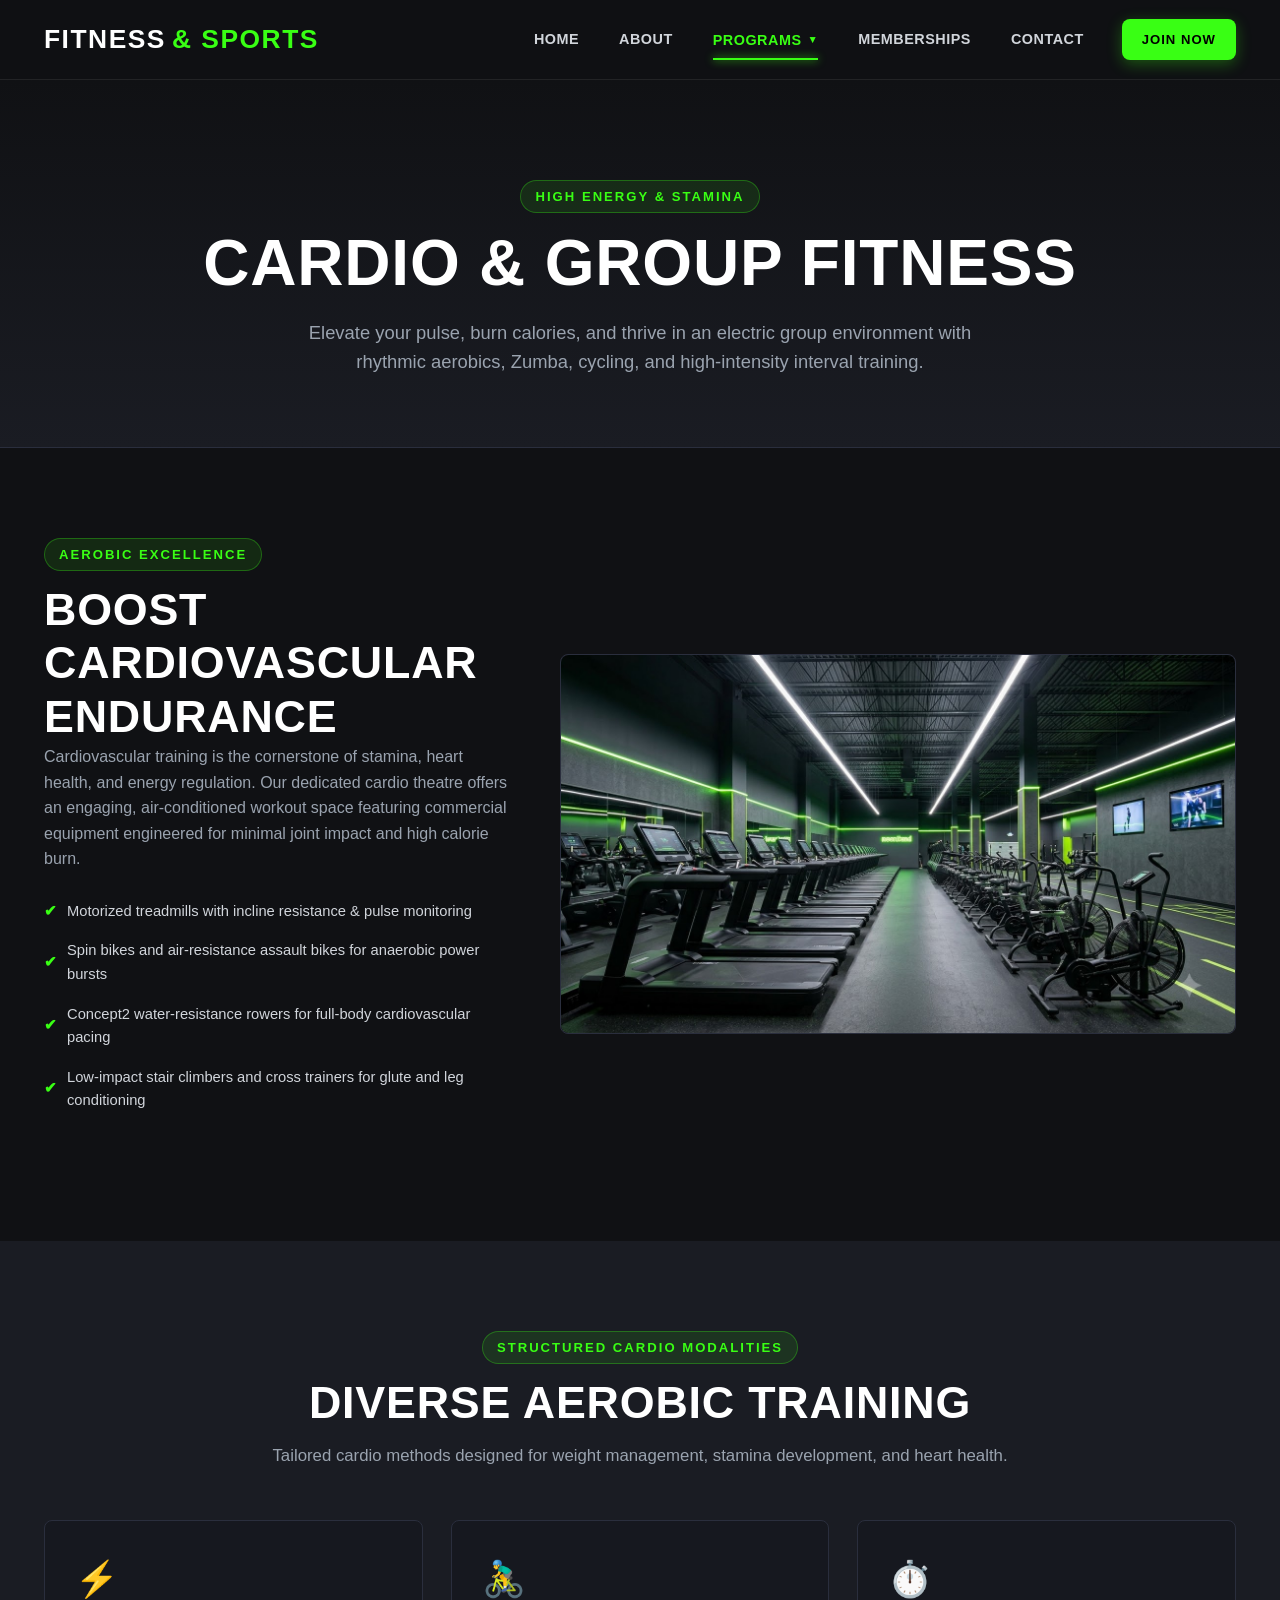
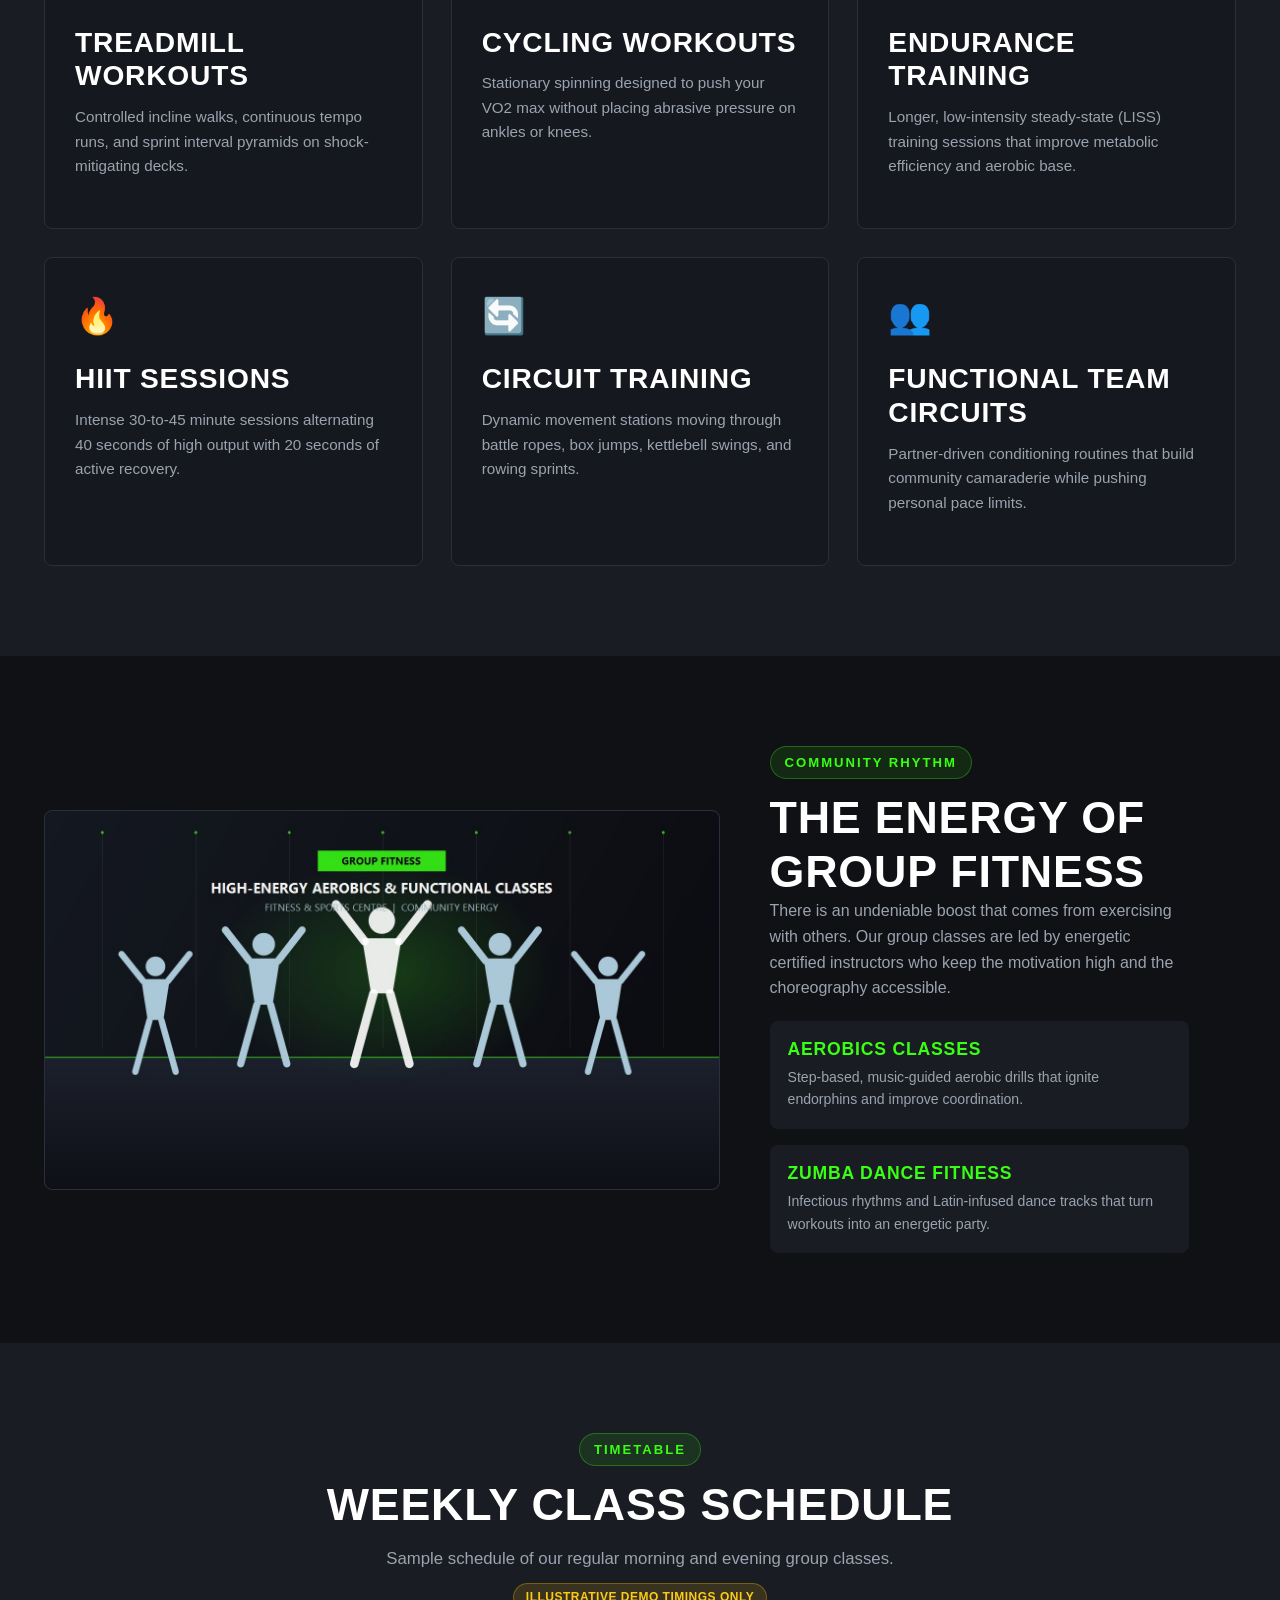
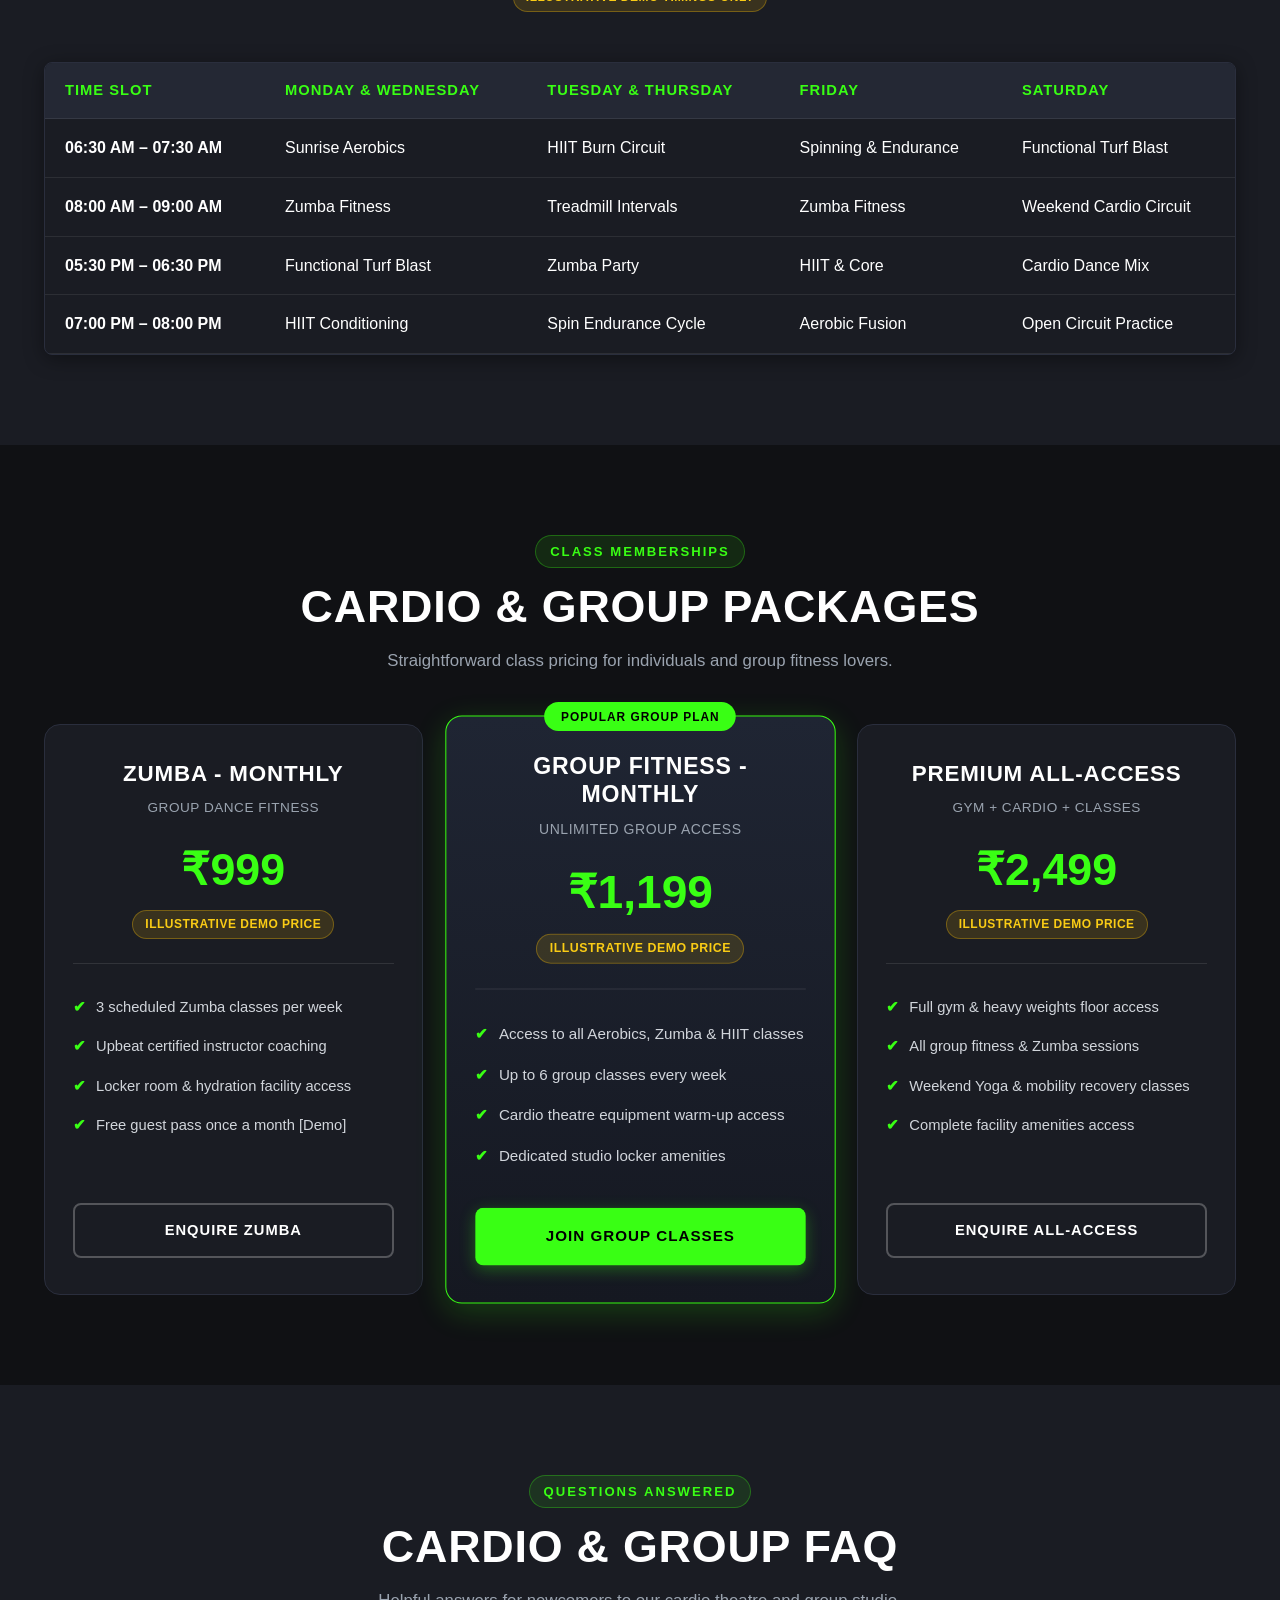
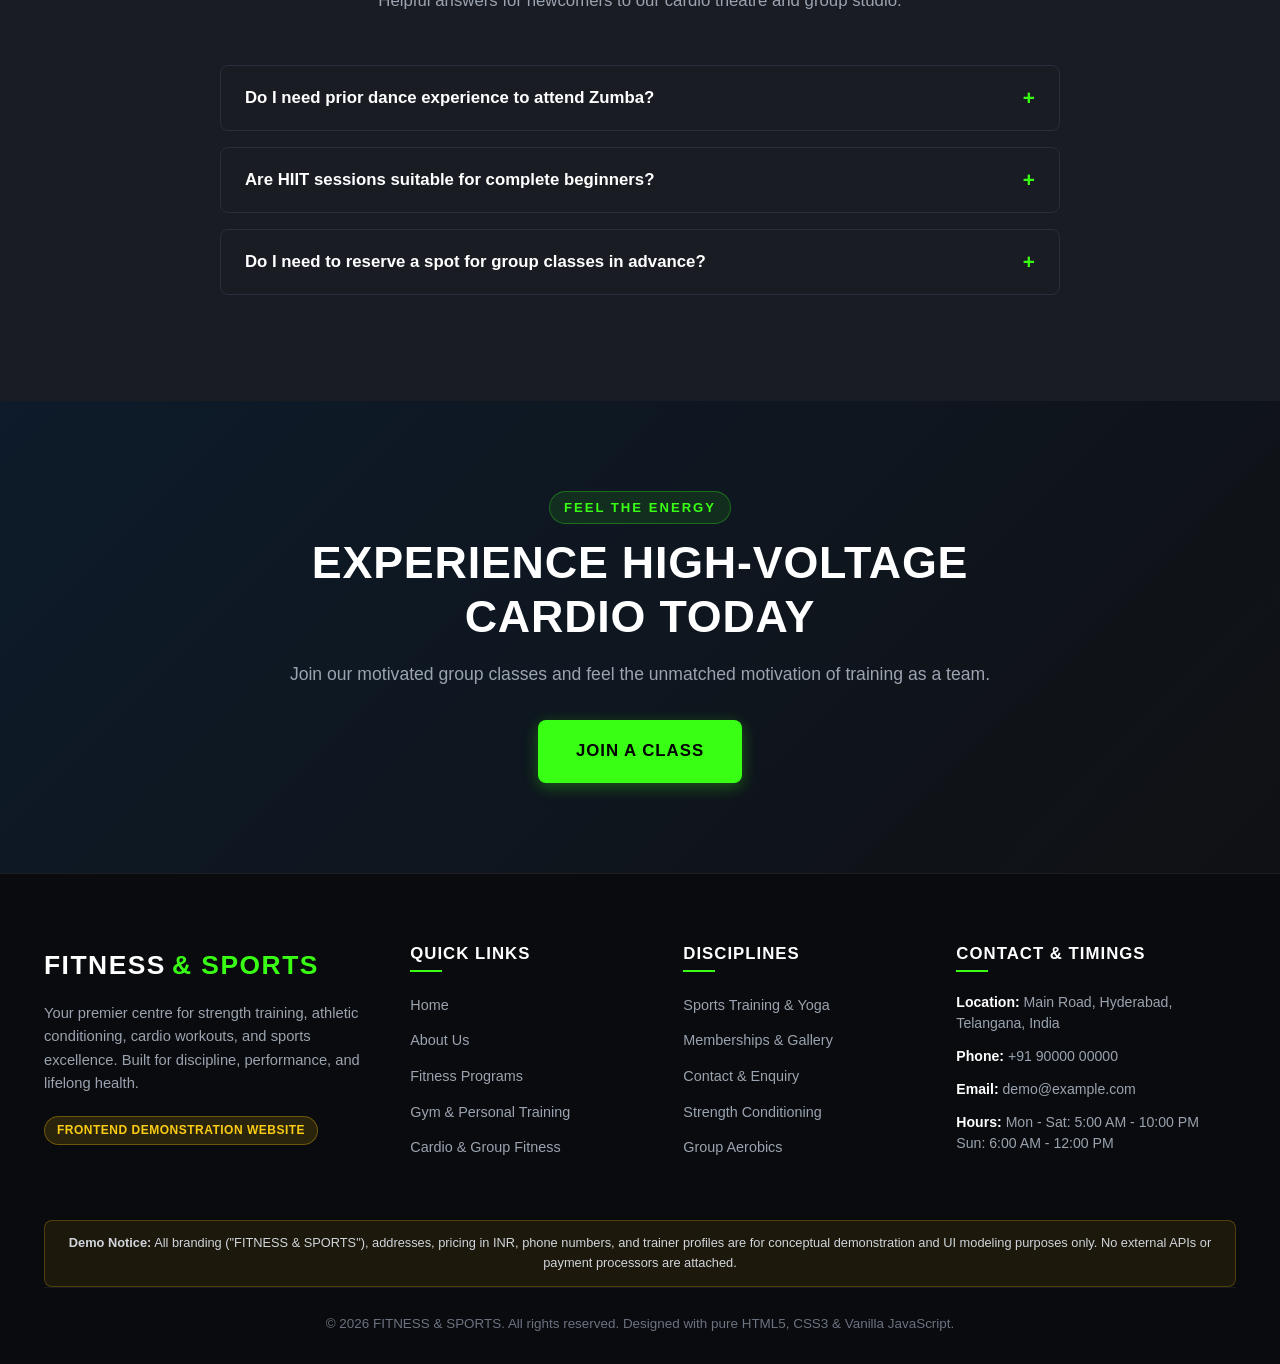
<file: cardio-group-fitness.html>
<!DOCTYPE html>
<html lang="en">
<head>
  <meta charset="UTF-8">
  <meta name="viewport" content="width=device-width, initial-scale=1.0">
  <title>Cardio & Group Fitness | FITNESS & SPORTS</title>
  <meta name="description" content="Explore Cardio & Group Fitness at FITNESS & SPORTS. Treadmill workouts, cycling, HIIT, aerobics, Zumba, weekly schedule, and package rates.">
  <link rel="stylesheet" href="css/style.css">
</head>
<body>

  <!-- ================= HEADER & NAVIGATION ================= -->
  <header class="site-header">
    <div class="container nav-container">
      <a href="index.html" class="logo" aria-label="FITNESS & SPORTS Home">
        FITNESS <span class="logo-accent">&amp; SPORTS</span>
      </a>

      <button class="hamburger-btn" aria-label="Toggle navigation menu">
        <span></span>
        <span></span>
        <span></span>
      </button>

      <nav class="nav-menu">
        <a href="index.html" class="nav-link">Home</a>
        <a href="about.html" class="nav-link">About</a>
        <div class="nav-dropdown">
          <button class="dropdown-trigger active" aria-haspopup="true" aria-expanded="false">
            Programs <span class="dropdown-arrow">&#9660;</span>
          </button>
          <div class="dropdown-menu">
            <a href="fitness-programs.html" class="dropdown-link">
              <strong>All Fitness Programs</strong>
              <span class="desc">Browse 23 signature training modules</span>
            </a>
            <div class="dropdown-divider"></div>
            <a href="gym-training.html" class="dropdown-link">
              <strong>Gym &amp; Personal Training</strong>
              <span class="desc">Strength, free weights &amp; 1-on-1 coaching</span>
            </a>
            <a href="cardio-group-fitness.html" class="dropdown-link active">
              <strong>Cardio &amp; Group Fitness</strong>
              <span class="desc">Aerobics, Zumba, HIIT &amp; spin circuits</span>
            </a>
            <a href="sports-yoga.html" class="dropdown-link">
              <strong>Sports Training &amp; Yoga</strong>
              <span class="desc">Athletic turf agility &amp; mindful mobility</span>
            </a>
          </div>
        </div>
        <a href="memberships-gallery.html" class="nav-link">Memberships</a>
        <a href="contact.html" class="nav-link">Contact</a>
        <a href="contact.html" class="btn btn-primary btn-sm nav-cta">Join Now</a>
      </nav>
    </div>
  </header>

  <!-- ================= HERO BANNER ================= -->
  <section class="page-hero">
    <div class="container">
      <span class="section-label">High Energy &amp; Stamina</span>
      <h1 class="page-hero-title">Cardio &amp; Group Fitness</h1>
      <p class="page-hero-subtitle">
        Elevate your pulse, burn calories, and thrive in an electric group environment with rhythmic aerobics, Zumba, cycling, and high-intensity interval training.
      </p>
    </div>
  </section>

  <!-- ================= CARDIO TRAINING INTRODUCTION ================= -->
  <section class="section-py bg-dark">
    <div class="container">
      <div class="home-hero-grid">
        <div class="cardio-info">
          <span class="section-label">Aerobic Excellence</span>
          <h2>Boost Cardiovascular Endurance</h2>
          <p class="text-muted" style="margin-bottom: 20px;">
            Cardiovascular training is the cornerstone of stamina, heart health, and energy regulation. Our dedicated cardio theatre offers an engaging, air-conditioned workout space featuring commercial equipment engineered for minimal joint impact and high calorie burn.
          </p>
          <ul class="pricing-features">
            <li>Motorized treadmills with incline resistance &amp; pulse monitoring</li>
            <li>Spin bikes and air-resistance assault bikes for anaerobic power bursts</li>
            <li>Concept2 water-resistance rowers for full-body cardiovascular pacing</li>
            <li>Low-impact stair climbers and cross trainers for glute and leg conditioning</li>
          </ul>
        </div>

        <div class="cardio-media">
          <!-- Reusable Image 3: fitness-cardio -->
          <div class="media-container" style="min-height: 380px;">
            <img src="assets/images/fitness-cardio.jpg" alt="Treadmill, cycling, and cardio workout environment" class="responsive-img" loading="lazy">
          </div>
        </div>
      </div>
    </div>
  </section>

  <!-- ================= CARDIO WORKOUT DISCIPLINES ================= -->
  <section class="section-py bg-charcoal">
    <div class="container">
      <div class="section-heading-wrapper">
        <span class="section-label">Structured Cardio Modalities</span>
        <h2 class="section-title">Diverse Aerobic Training</h2>
        <p class="section-desc">Tailored cardio methods designed for weight management, stamina development, and heart health.</p>
      </div>

      <div class="card-grid-3">
        <div class="feature-card">
          <div class="card-icon">⚡</div>
          <h3>Treadmill Workouts</h3>
          <p>Controlled incline walks, continuous tempo runs, and sprint interval pyramids on shock-mitigating decks.</p>
        </div>

        <div class="feature-card">
          <div class="card-icon">🚴‍♂️</div>
          <h3>Cycling Workouts</h3>
          <p>Stationary spinning designed to push your VO2 max without placing abrasive pressure on ankles or knees.</p>
        </div>

        <div class="feature-card">
          <div class="card-icon">⏱️</div>
          <h3>Endurance Training</h3>
          <p>Longer, low-intensity steady-state (LISS) training sessions that improve metabolic efficiency and aerobic base.</p>
        </div>

        <div class="feature-card">
          <div class="card-icon">🔥</div>
          <h3>HIIT Sessions</h3>
          <p>Intense 30-to-45 minute sessions alternating 40 seconds of high output with 20 seconds of active recovery.</p>
        </div>

        <div class="feature-card">
          <div class="card-icon">🔄</div>
          <h3>Circuit Training</h3>
          <p>Dynamic movement stations moving through battle ropes, box jumps, kettlebell swings, and rowing sprints.</p>
        </div>

        <div class="feature-card">
          <div class="card-icon">👥</div>
          <h3>Functional Team Circuits</h3>
          <p>Partner-driven conditioning routines that build community camaraderie while pushing personal pace limits.</p>
        </div>
      </div>
    </div>
  </section>

  <!-- ================= GROUP FITNESS SHOWCASE ================= -->
  <section class="section-py bg-dark">
    <div class="container">
      <div class="home-hero-grid">
        <div class="group-media">
          <!-- Reusable Image 5: group-fitness -->
          <div class="media-container" style="min-height: 380px;">
            <img src="assets/images/group-fitness.jpg" alt="Group workout, aerobics, or functional fitness class" class="responsive-img" loading="lazy">
          </div>
        </div>

        <div class="group-info">
          <span class="section-label">Community Rhythm</span>
          <h2>The Energy of Group Fitness</h2>
          <p class="text-muted" style="margin-bottom: 20px;">
            There is an undeniable boost that comes from exercising with others. Our group classes are led by energetic certified instructors who keep the motivation high and the choreography accessible.
          </p>
          <div class="card-grid-2" style="gap: 16px;">
            <div style="background: var(--color-secondary); padding: 18px; border-radius: 8px;">
              <h4 style="color: var(--color-accent); font-size: 1.1rem; margin-bottom: 6px;">Aerobics Classes</h4>
              <p class="text-muted" style="font-size: 0.88rem;">Step-based, music-guided aerobic drills that ignite endorphins and improve coordination.</p>
            </div>
            <div style="background: var(--color-secondary); padding: 18px; border-radius: 8px;">
              <h4 style="color: var(--color-accent); font-size: 1.1rem; margin-bottom: 6px;">Zumba Dance Fitness</h4>
              <p class="text-muted" style="font-size: 0.88rem;">Infectious rhythms and Latin-infused dance tracks that turn workouts into an energetic party.</p>
            </div>
          </div>
        </div>
      </div>
    </div>
  </section>

  <!-- ================= WEEKLY CLASS SCHEDULE ================= -->
  <section class="section-py bg-charcoal">
    <div class="container">
      <div class="section-heading-wrapper">
        <span class="section-label">Timetable</span>
        <h2 class="section-title">Weekly Class Schedule</h2>
        <p class="section-desc">Sample schedule of our regular morning and evening group classes.</p>
        <span class="pill pill-demo" style="margin-top: 10px;">Illustrative Demo Timings Only</span>
      </div>

      <div class="schedule-table-wrapper">
        <table class="schedule-table">
          <thead>
            <tr>
              <th>Time Slot</th>
              <th>Monday &amp; Wednesday</th>
              <th>Tuesday &amp; Thursday</th>
              <th>Friday</th>
              <th>Saturday</th>
            </tr>
          </thead>
          <tbody>
            <tr>
              <td><strong>06:30 AM – 07:30 AM</strong></td>
              <td>Sunrise Aerobics</td>
              <td>HIIT Burn Circuit</td>
              <td>Spinning &amp; Endurance</td>
              <td>Functional Turf Blast</td>
            </tr>
            <tr>
              <td><strong>08:00 AM – 09:00 AM</strong></td>
              <td>Zumba Fitness</td>
              <td>Treadmill Intervals</td>
              <td>Zumba Fitness</td>
              <td>Weekend Cardio Circuit</td>
            </tr>
            <tr>
              <td><strong>05:30 PM – 06:30 PM</strong></td>
              <td>Functional Turf Blast</td>
              <td>Zumba Party</td>
              <td>HIIT &amp; Core</td>
              <td>Cardio Dance Mix</td>
            </tr>
            <tr>
              <td><strong>07:00 PM – 08:00 PM</strong></td>
              <td>HIIT Conditioning</td>
              <td>Spin Endurance Cycle</td>
              <td>Aerobic Fusion</td>
              <td>Open Circuit Practice</td>
            </tr>
          </tbody>
        </table>
      </div>
    </div>
  </section>

  <!-- ================= CLASS PACKAGES ================= -->
  <section class="section-py bg-dark">
    <div class="container">
      <div class="section-heading-wrapper">
        <span class="section-label">Class Memberships</span>
        <h2 class="section-title">Cardio &amp; Group Packages</h2>
        <p class="section-desc">Straightforward class pricing for individuals and group fitness lovers.</p>
      </div>

      <div class="card-grid-3">
        <!-- Zumba Monthly -->
        <div class="pricing-card">
          <div class="pricing-header">
            <h3 class="pricing-title">Zumba - Monthly</h3>
            <span class="pricing-duration">Group Dance Fitness</span>
            <div class="pricing-amount">₹999</div>
            <span class="pill pill-demo">Illustrative Demo Price</span>
          </div>
          <ul class="pricing-features">
            <li>3 scheduled Zumba classes per week</li>
            <li>Upbeat certified instructor coaching</li>
            <li>Locker room &amp; hydration facility access</li>
            <li>Free guest pass once a month [Demo]</li>
          </ul>
          <a href="contact.html?plan=Zumba-Monthly" class="btn btn-secondary btn-block">Enquire Zumba</a>
        </div>

        <!-- Group Fitness Monthly (Featured) -->
        <div class="pricing-card featured">
          <span class="pricing-badge">Popular Group Plan</span>
          <div class="pricing-header">
            <h3 class="pricing-title">Group Fitness - Monthly</h3>
            <span class="pricing-duration">Unlimited Group Access</span>
            <div class="pricing-amount">₹1,199</div>
            <span class="pill pill-demo">Illustrative Demo Price</span>
          </div>
          <ul class="pricing-features">
            <li>Access to all Aerobics, Zumba &amp; HIIT classes</li>
            <li>Up to 6 group classes every week</li>
            <li>Cardio theatre equipment warm-up access</li>
            <li>Dedicated studio locker amenities</li>
          </ul>
          <a href="contact.html?plan=Group-Fitness-Monthly" class="btn btn-primary btn-block">Join Group Classes</a>
        </div>

        <!-- All-Access Combo -->
        <div class="pricing-card">
          <div class="pricing-header">
            <h3 class="pricing-title">Premium All-Access</h3>
            <span class="pricing-duration">Gym + Cardio + Classes</span>
            <div class="pricing-amount">₹2,499</div>
            <span class="pill pill-demo">Illustrative Demo Price</span>
          </div>
          <ul class="pricing-features">
            <li>Full gym &amp; heavy weights floor access</li>
            <li>All group fitness &amp; Zumba sessions</li>
            <li>Weekend Yoga &amp; mobility recovery classes</li>
            <li>Complete facility amenities access</li>
          </ul>
          <a href="contact.html?plan=Premium-All-Access" class="btn btn-secondary btn-block">Enquire All-Access</a>
        </div>
      </div>
    </div>
  </section>

  <!-- ================= CARDIO FAQ ================= -->
  <section class="section-py bg-charcoal">
    <div class="container">
      <div class="section-heading-wrapper">
        <span class="section-label">Questions Answered</span>
        <h2 class="section-title">Cardio &amp; Group FAQ</h2>
        <p class="section-desc">Helpful answers for newcomers to our cardio theatre and group studio.</p>
      </div>

      <div class="faq-container">
        <!-- FAQ 1 -->
        <div class="faq-item">
          <button class="faq-question">
            <span>Do I need prior dance experience to attend Zumba?</span>
            <span class="faq-icon">+</span>
          </button>
          <div class="faq-answer">
            <p>Not at all! Our Zumba routines are designed with intuitive, repetitive footwork so anyone can jump in and have fun regardless of previous dance background.</p>
          </div>
        </div>

        <!-- FAQ 2 -->
        <div class="faq-item">
          <button class="faq-question">
            <span>Are HIIT sessions suitable for complete beginners?</span>
            <span class="faq-icon">+</span>
          </button>
          <div class="faq-answer">
            <p>Our instructors provide modified low-impact variations (e.g. stepping instead of jumping) during every HIIT circuit to accommodate all current fitness levels safely.</p>
          </div>
        </div>

        <!-- FAQ 3 -->
        <div class="faq-item">
          <button class="faq-question">
            <span>Do I need to reserve a spot for group classes in advance?</span>
            <span class="faq-icon">+</span>
          </button>
          <div class="faq-answer">
            <p>In our live centre, slots are allocated on a first-come, first-served basis. Members typically sign in at reception 10 minutes prior to session start.</p>
          </div>
        </div>
      </div>
    </div>
  </section>

  <!-- ================= CALL TO ACTION ================= -->
  <section class="section-py bg-navy" style="text-align: center;">
    <div class="container">
      <div style="max-width: 720px; margin: 0 auto;">
        <span class="section-label">Feel The Energy</span>
        <h2>Experience High-Voltage Cardio Today</h2>
        <p class="text-muted" style="font-size: 1.1rem; margin: 16px 0 32px 0;">
          Join our motivated group classes and feel the unmatched motivation of training as a team.
        </p>
        <a href="contact.html" class="btn btn-primary" style="font-size: 1.05rem; padding: 16px 36px;">Join a Class</a>
      </div>
    </div>
  </section>

  <!-- ================= FOOTER ================= -->
  <footer class="site-footer">
    <div class="container">
      <div class="footer-grid">
        <div class="footer-brand">
          <a href="index.html" class="logo">FITNESS <span class="logo-accent">&amp; SPORTS</span></a>
          <p>
            Your premier centre for strength training, athletic conditioning, cardio workouts, and sports excellence. Built for discipline, performance, and lifelong health.
          </p>
          <span class="pill pill-demo">Frontend Demonstration Website</span>
        </div>

        <div class="footer-col">
          <h4>Quick Links</h4>
          <ul class="footer-links">
            <li><a href="index.html">Home</a></li>
            <li><a href="about.html">About Us</a></li>
            <li><a href="fitness-programs.html">Fitness Programs</a></li>
            <li><a href="gym-training.html">Gym &amp; Personal Training</a></li>
            <li><a href="cardio-group-fitness.html">Cardio &amp; Group Fitness</a></li>
          </ul>
        </div>

        <div class="footer-col">
          <h4>Disciplines</h4>
          <ul class="footer-links">
            <li><a href="sports-yoga.html">Sports Training &amp; Yoga</a></li>
            <li><a href="memberships-gallery.html">Memberships &amp; Gallery</a></li>
            <li><a href="contact.html">Contact &amp; Enquiry</a></li>
            <li><a href="fitness-programs.html?filter=strength">Strength Conditioning</a></li>
            <li><a href="fitness-programs.html?filter=group">Group Aerobics</a></li>
          </ul>
        </div>

        <div class="footer-col">
          <h4>Contact &amp; Timings</h4>
          <ul class="footer-contact-info">
            <li><strong>Location:</strong> Main Road, Hyderabad, Telangana, India</li>
            <li><strong>Phone:</strong> +91 90000 00000</li>
            <li><strong>Email:</strong> demo@example.com</li>
            <li><strong>Hours:</strong> Mon - Sat: 5:00 AM - 10:00 PM<br>Sun: 6:00 AM - 12:00 PM</li>
          </ul>
        </div>
      </div>

      <div class="demo-disclaimer-box">
        <strong>Demo Notice:</strong> All branding ("FITNESS &amp; SPORTS"), addresses, pricing in INR, phone numbers, and trainer profiles are for conceptual demonstration and UI modeling purposes only. No external APIs or payment processors are attached.
      </div>

      <div class="footer-bottom">
        <p>&copy; 2026 FITNESS &amp; SPORTS. All rights reserved. Designed with pure HTML5, CSS3 &amp; Vanilla JavaScript.</p>
      </div>
    </div>
  </footer>

  <!-- Back to Top Button -->
  <button id="backToTopBtn" class="back-to-top" aria-label="Back to Top">&uarr;</button>

  <script src="js/script.js"></script>
</body>
</html>
</file>
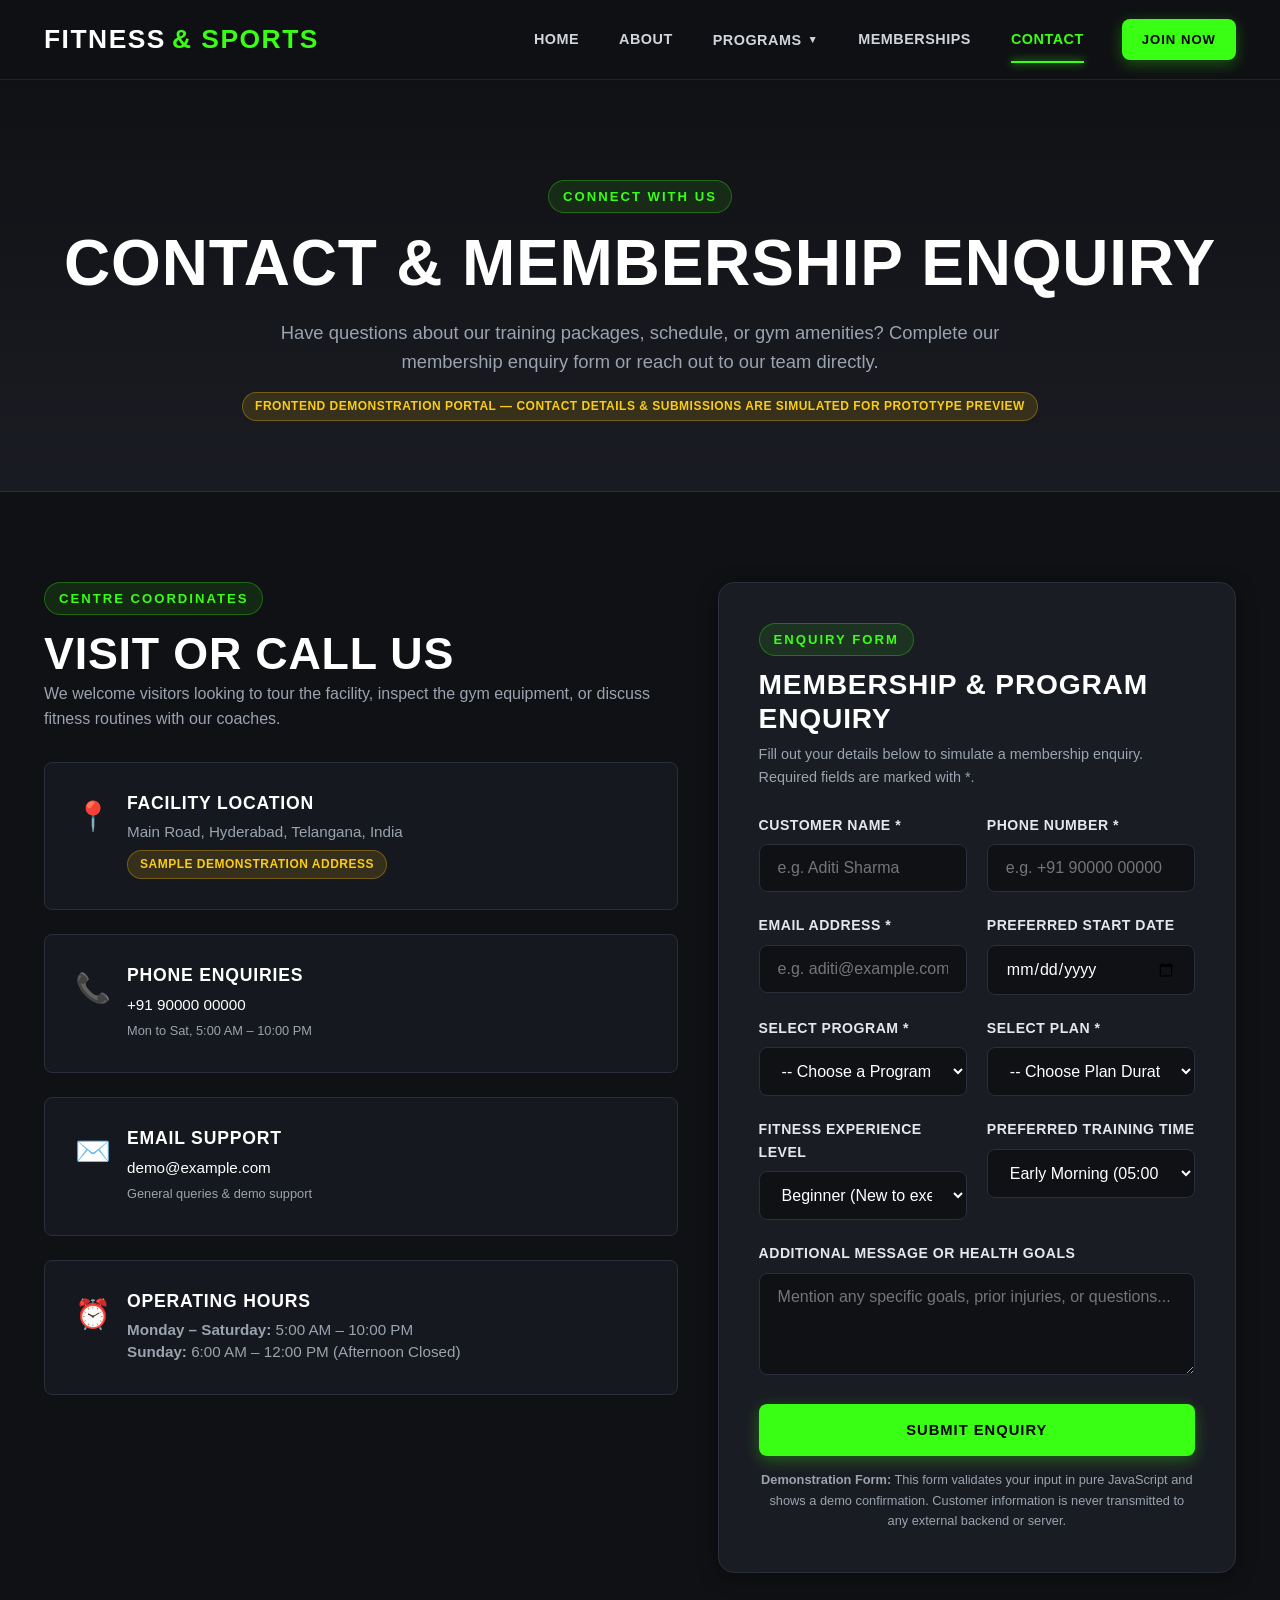
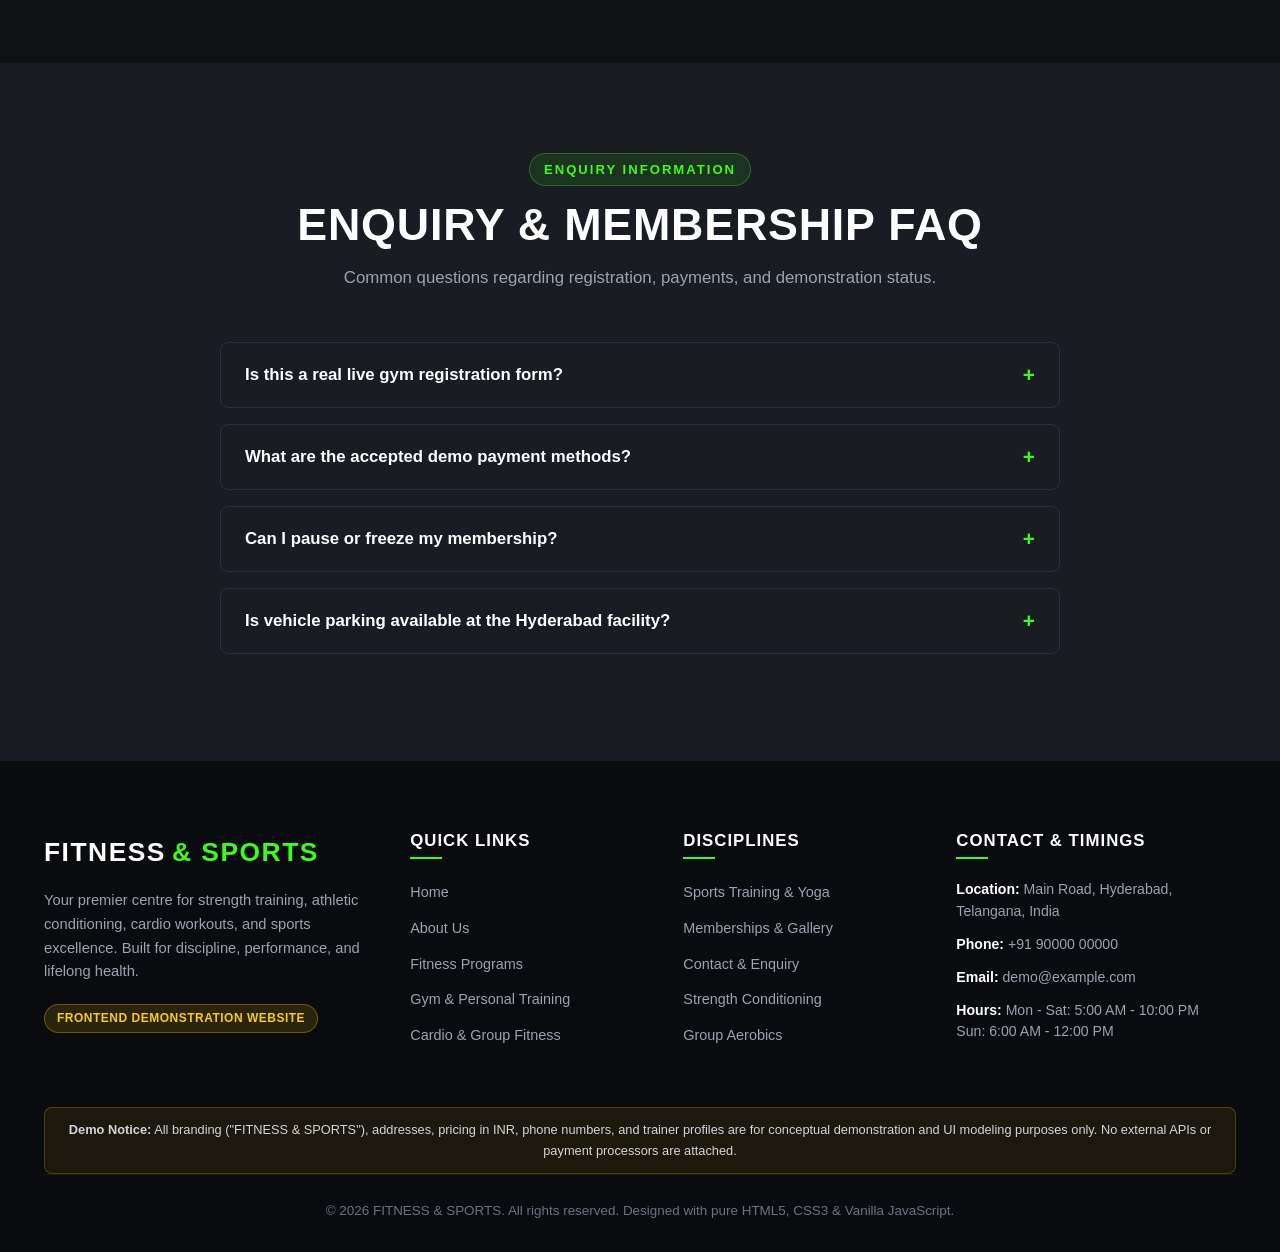
<file: contact.html>
<!DOCTYPE html>
<html lang="en">
<head>
  <meta charset="UTF-8">
  <meta name="viewport" content="width=device-width, initial-scale=1.0">
  <title>Contact & Membership Enquiry | FITNESS & SPORTS</title>
  <meta name="description" content="Get in touch with FITNESS & SPORTS. Complete membership enquiry form, view opening hours, location, and demonstration FAQs.">
  <link rel="stylesheet" href="css/style.css">
</head>
<body>

  <!-- ================= HEADER & NAVIGATION ================= -->
  <header class="site-header">
    <div class="container nav-container">
      <a href="index.html" class="logo" aria-label="FITNESS & SPORTS Home">
        FITNESS <span class="logo-accent">&amp; SPORTS</span>
      </a>

      <button class="hamburger-btn" aria-label="Toggle navigation menu">
        <span></span>
        <span></span>
        <span></span>
      </button>

      <nav class="nav-menu">
        <a href="index.html" class="nav-link">Home</a>
        <a href="about.html" class="nav-link">About</a>
        <div class="nav-dropdown">
          <button class="dropdown-trigger" aria-haspopup="true" aria-expanded="false">
            Programs <span class="dropdown-arrow">&#9660;</span>
          </button>
          <div class="dropdown-menu">
            <a href="fitness-programs.html" class="dropdown-link">
              <strong>All Fitness Programs</strong>
              <span class="desc">Browse 23 signature training modules</span>
            </a>
            <div class="dropdown-divider"></div>
            <a href="gym-training.html" class="dropdown-link">
              <strong>Gym &amp; Personal Training</strong>
              <span class="desc">Strength, free weights &amp; 1-on-1 coaching</span>
            </a>
            <a href="cardio-group-fitness.html" class="dropdown-link">
              <strong>Cardio &amp; Group Fitness</strong>
              <span class="desc">Aerobics, Zumba, HIIT &amp; spin circuits</span>
            </a>
            <a href="sports-yoga.html" class="dropdown-link">
              <strong>Sports Training &amp; Yoga</strong>
              <span class="desc">Athletic turf agility &amp; mindful mobility</span>
            </a>
          </div>
        </div>
        <a href="memberships-gallery.html" class="nav-link">Memberships</a>
        <a href="contact.html" class="nav-link active">Contact</a>
        <a href="contact.html" class="btn btn-primary btn-sm nav-cta">Join Now</a>
      </nav>
    </div>
  </header>

  <!-- ================= HERO BANNER ================= -->
  <section class="page-hero">
    <div class="container">
      <span class="section-label">Connect With Us</span>
      <h1 class="page-hero-title">Contact &amp; Membership Enquiry</h1>
      <p class="page-hero-subtitle">
        Have questions about our training packages, schedule, or gym amenities? Complete our membership enquiry form or reach out to our team directly.
      </p>
      <div style="margin-top: 15px;">
        <span class="pill pill-demo">Frontend Demonstration Portal — Contact details &amp; submissions are simulated for prototype preview</span>
      </div>
    </div>
  </section>

  <!-- ================= CONTACT DETAILS & FORM GRID ================= -->
  <section class="section-py bg-dark">
    <div class="container">
      <div class="home-hero-grid" style="align-items: flex-start; gap: 40px;">

        <!-- Left Column: Contact Information -->
        <div class="contact-details-col">
          <span class="section-label">Centre Coordinates</span>
          <h2>Visit or Call Us</h2>
          <p class="text-muted" style="margin-bottom: 30px;">
            We welcome visitors looking to tour the facility, inspect the gym equipment, or discuss fitness routines with our coaches.
          </p>

          <div class="feature-card" style="margin-bottom: 24px;">
            <div style="display: flex; gap: 16px; align-items: flex-start;">
              <div style="font-size: 1.8rem; color: var(--color-accent);">📍</div>
              <div>
                <h4 style="font-size: 1.1rem; margin-bottom: 6px;">Facility Location</h4>
                <p style="margin: 0;">Main Road, Hyderabad, Telangana, India</p>
                <span class="pill pill-demo" style="margin-top: 6px;">Sample Demonstration Address</span>
              </div>
            </div>
          </div>

          <div class="feature-card" style="margin-bottom: 24px;">
            <div style="display: flex; gap: 16px; align-items: flex-start;">
              <div style="font-size: 1.8rem; color: var(--color-accent);">📞</div>
              <div>
                <h4 style="font-size: 1.1rem; margin-bottom: 6px;">Phone Enquiries</h4>
                <p style="margin: 0;"><a href="tel:+919000000000" style="color: var(--color-text-light);">+91 90000 00000</a></p>
                <span class="text-muted" style="font-size: 0.8rem;">Mon to Sat, 5:00 AM – 10:00 PM</span>
              </div>
            </div>
          </div>

          <div class="feature-card" style="margin-bottom: 24px;">
            <div style="display: flex; gap: 16px; align-items: flex-start;">
              <div style="font-size: 1.8rem; color: var(--color-accent);">✉️</div>
              <div>
                <h4 style="font-size: 1.1rem; margin-bottom: 6px;">Email Support</h4>
                <p style="margin: 0;"><a href="mailto:demo@example.com" style="color: var(--color-text-light);">demo@example.com</a></p>
                <span class="text-muted" style="font-size: 0.8rem;">General queries &amp; demo support</span>
              </div>
            </div>
          </div>

          <div class="feature-card">
            <div style="display: flex; gap: 16px; align-items: flex-start;">
              <div style="font-size: 1.8rem; color: var(--color-accent);">⏰</div>
              <div>
                <h4 style="font-size: 1.1rem; margin-bottom: 6px;">Operating Hours</h4>
                <p style="margin: 0; line-height: 1.5;">
                  <strong>Monday – Saturday:</strong> 5:00 AM – 10:00 PM<br>
                  <strong>Sunday:</strong> 6:00 AM – 12:00 PM (Afternoon Closed)
                </p>
              </div>
            </div>
          </div>
        </div>

        <!-- Right Column: Interactive Membership Enquiry Form -->
        <div class="enquiry-form-col">
          <div class="form-card">
            <span class="section-label">Enquiry Form</span>
            <h3 style="margin-bottom: 8px;">Membership &amp; Program Enquiry</h3>
            <p class="text-muted" style="font-size: 0.9rem; margin-bottom: 24px;">
              Fill out your details below to simulate a membership enquiry. Required fields are marked with *.
            </p>

            <form id="membershipEnquiryForm" novalidate>
              <div class="form-row">
                <div class="form-group">
                  <label for="fullName">Customer Name *</label>
                  <input type="text" id="fullName" name="fullName" class="form-control" placeholder="e.g. Aditi Sharma" required>
                </div>
                <div class="form-group">
                  <label for="phoneNumber">Phone Number *</label>
                  <input type="tel" id="phoneNumber" name="phoneNumber" class="form-control" placeholder="e.g. +91 90000 00000" required>
                </div>
              </div>

              <div class="form-row">
                <div class="form-group">
                  <label for="emailAddress">Email Address *</label>
                  <input type="email" id="emailAddress" name="emailAddress" class="form-control" placeholder="e.g. aditi@example.com" required>
                </div>
                <div class="form-group">
                  <label for="preferredStartDate">Preferred Start Date</label>
                  <input type="date" id="preferredStartDate" name="preferredStartDate" class="form-control">
                </div>
              </div>

              <div class="form-row">
                <div class="form-group">
                  <label for="programSelect">Select Program *</label>
                  <select id="programSelect" name="program" class="form-control" required>
                    <option value="">-- Choose a Program --</option>
                    <option value="Gym & Strength Training">Gym &amp; Strength Training</option>
                    <option value="Personal Coaching">Personal Training (1-on-1)</option>
                    <option value="Cardio & HIIT">Cardio &amp; HIIT Sessions</option>
                    <option value="Group Fitness & Zumba">Group Fitness &amp; Zumba</option>
                    <option value="Sports Conditioning">Sports Conditioning &amp; Agility</option>
                    <option value="Yoga & Mobility">Yoga &amp; Mobility Sessions</option>
                  </select>
                </div>

                <div class="form-group">
                  <label for="membershipPlanSelect">Select Plan *</label>
                  <select id="membershipPlanSelect" name="membershipPlan" class="form-control" required>
                    <option value="">-- Choose Plan Duration --</option>
                    <option value="Basic Monthly (₹1,499)">Basic Monthly (₹1,499)</option>
                    <option value="Quarterly (₹3,999)">Quarterly (₹3,999)</option>
                    <option value="Half-Yearly (₹6,999)">Half-Yearly (₹6,999)</option>
                    <option value="Annual Membership (₹11,999)">Annual Membership (₹11,999)</option>
                    <option value="Personal Training Package (₹5,999)">Personal Training Package (₹5,999)</option>
                    <option value="Group Fitness Package (₹1,199)">Group Fitness Package (₹1,199)</option>
                    <option value="Sports Training Package (₹1,999)">Sports Training Package (₹1,999)</option>
                    <option value="Premium All-Access (₹2,499)">Premium All-Access (₹2,499)</option>
                  </select>
                </div>
              </div>

              <div class="form-row">
                <div class="form-group">
                  <label for="fitnessLevel">Fitness Experience Level</label>
                  <select id="fitnessLevel" name="fitnessLevel" class="form-control">
                    <option value="Beginner">Beginner (New to exercise)</option>
                    <option value="Intermediate">Intermediate (Active 1-2 years)</option>
                    <option value="Advanced">Advanced (Regular athlete/lifter)</option>
                  </select>
                </div>

                <div class="form-group">
                  <label for="preferredTime">Preferred Training Time</label>
                  <select id="preferredTime" name="preferredTime" class="form-control">
                    <option value="Early Morning (05:00 - 08:00 AM)">Early Morning (05:00 – 08:00 AM)</option>
                    <option value="Morning (08:00 - 11:00 AM)">Morning (08:00 – 11:00 AM)</option>
                    <option value="Afternoon (11:00 AM - 04:00 PM)">Afternoon (11:00 AM – 04:00 PM)</option>
                    <option value="Evening (05:00 - 08:00 PM)">Evening (05:00 – 08:00 PM)</option>
                    <option value="Night (08:00 - 10:00 PM)">Night (08:00 – 10:00 PM)</option>
                  </select>
                </div>
              </div>

              <div class="form-group">
                <label for="additionalMessage">Additional Message or Health Goals</label>
                <textarea id="additionalMessage" name="additionalMessage" class="form-control" rows="4" placeholder="Mention any specific goals, prior injuries, or questions..."></textarea>
              </div>

              <button type="submit" class="btn btn-primary btn-block" style="padding: 16px;">Submit Enquiry</button>

              <p class="form-disclaimer">
                <strong>Demonstration Form:</strong> This form validates your input in pure JavaScript and shows a demo confirmation. Customer information is never transmitted to any external backend or server.
              </p>
            </form>
          </div>
        </div>

      </div>
    </div>
  </section>

  <!-- ================= CONTACT FAQ ACCORDION ================= -->
  <section class="section-py bg-charcoal">
    <div class="container">
      <div class="section-heading-wrapper">
        <span class="section-label">Enquiry Information</span>
        <h2 class="section-title">Enquiry &amp; Membership FAQ</h2>
        <p class="section-desc">Common questions regarding registration, payments, and demonstration status.</p>
      </div>

      <div class="faq-container">
        <!-- FAQ 1 -->
        <div class="faq-item">
          <button class="faq-question">
            <span>Is this a real live gym registration form?</span>
            <span class="faq-icon">+</span>
          </button>
          <div class="faq-answer">
            <p>No. This website is a frontend user-interface demonstration for FITNESS &amp; SPORTS. No monetary transactions occur and no real memberships are activated through this prototype.</p>
          </div>
        </div>

        <!-- FAQ 2 -->
        <div class="faq-item">
          <button class="faq-question">
            <span>What are the accepted demo payment methods?</span>
            <span class="faq-icon">+</span>
          </button>
          <div class="faq-answer">
            <p>In our physical facility concept, payments can be made via UPI, major debit/credit cards, and net banking. However, online payment gateways are intentionally omitted from this standalone frontend.</p>
          </div>
        </div>

        <!-- FAQ 3 -->
        <div class="faq-item">
          <button class="faq-question">
            <span>Can I pause or freeze my membership?</span>
            <span class="faq-icon">+</span>
          </button>
          <div class="faq-answer">
            <p>Members on 6-month and annual plans can pause their membership for up to 30 days due to travel, exams, or medical reasons with advance notification.</p>
          </div>
        </div>

        <!-- FAQ 4 -->
        <div class="faq-item">
          <button class="faq-question">
            <span>Is vehicle parking available at the Hyderabad facility?</span>
            <span class="faq-icon">+</span>
          </button>
          <div class="faq-answer">
            <p>Yes, ample two-wheeler and dedicated car parking is available for members directly on-site at our Main Road location.</p>
          </div>
        </div>
      </div>
    </div>
  </section>

  <!-- ================= FOOTER ================= -->
  <footer class="site-footer">
    <div class="container">
      <div class="footer-grid">
        <div class="footer-brand">
          <a href="index.html" class="logo">FITNESS <span class="logo-accent">&amp; SPORTS</span></a>
          <p>
            Your premier centre for strength training, athletic conditioning, cardio workouts, and sports excellence. Built for discipline, performance, and lifelong health.
          </p>
          <span class="pill pill-demo">Frontend Demonstration Website</span>
        </div>

        <div class="footer-col">
          <h4>Quick Links</h4>
          <ul class="footer-links">
            <li><a href="index.html">Home</a></li>
            <li><a href="about.html">About Us</a></li>
            <li><a href="fitness-programs.html">Fitness Programs</a></li>
            <li><a href="gym-training.html">Gym &amp; Personal Training</a></li>
            <li><a href="cardio-group-fitness.html">Cardio &amp; Group Fitness</a></li>
          </ul>
        </div>

        <div class="footer-col">
          <h4>Disciplines</h4>
          <ul class="footer-links">
            <li><a href="sports-yoga.html">Sports Training &amp; Yoga</a></li>
            <li><a href="memberships-gallery.html">Memberships &amp; Gallery</a></li>
            <li><a href="contact.html">Contact &amp; Enquiry</a></li>
            <li><a href="fitness-programs.html?filter=strength">Strength Conditioning</a></li>
            <li><a href="fitness-programs.html?filter=group">Group Aerobics</a></li>
          </ul>
        </div>

        <div class="footer-col">
          <h4>Contact &amp; Timings</h4>
          <ul class="footer-contact-info">
            <li><strong>Location:</strong> Main Road, Hyderabad, Telangana, India</li>
            <li><strong>Phone:</strong> +91 90000 00000</li>
            <li><strong>Email:</strong> demo@example.com</li>
            <li><strong>Hours:</strong> Mon - Sat: 5:00 AM - 10:00 PM<br>Sun: 6:00 AM - 12:00 PM</li>
          </ul>
        </div>
      </div>

      <div class="demo-disclaimer-box">
        <strong>Demo Notice:</strong> All branding ("FITNESS &amp; SPORTS"), addresses, pricing in INR, phone numbers, and trainer profiles are for conceptual demonstration and UI modeling purposes only. No external APIs or payment processors are attached.
      </div>

      <div class="footer-bottom">
        <p>&copy; 2026 FITNESS &amp; SPORTS. All rights reserved. Designed with pure HTML5, CSS3 &amp; Vanilla JavaScript.</p>
      </div>
    </div>
  </footer>

  <!-- Back to Top Button -->
  <button id="backToTopBtn" class="back-to-top" aria-label="Back to Top">&uarr;</button>

  <script src="js/script.js"></script>
  <script>
    // URL Parameter Auto-population for Enquiry form
    document.addEventListener('DOMContentLoaded', () => {
      const urlParams = new URLSearchParams(window.location.search);
      const programParam = urlParams.get('program');
      const planParam = urlParams.get('plan');

      if (programParam) {
        const programSelect = document.getElementById('programSelect');
        if (programSelect) {
          for (let option of programSelect.options) {
            if (option.value.toLowerCase().includes(programParam.toLowerCase().replace(/-/g, ' '))) {
              option.selected = true;
              break;
            }
          }
        }
      }

      if (planParam) {
        const planSelect = document.getElementById('membershipPlanSelect');
        if (planSelect) {
          for (let option of planSelect.options) {
            if (option.value.toLowerCase().includes(planParam.toLowerCase().replace(/-/g, ' '))) {
              option.selected = true;
              break;
            }
          }
        }
      }
    });
  </script>
</body>
</html>
</file>
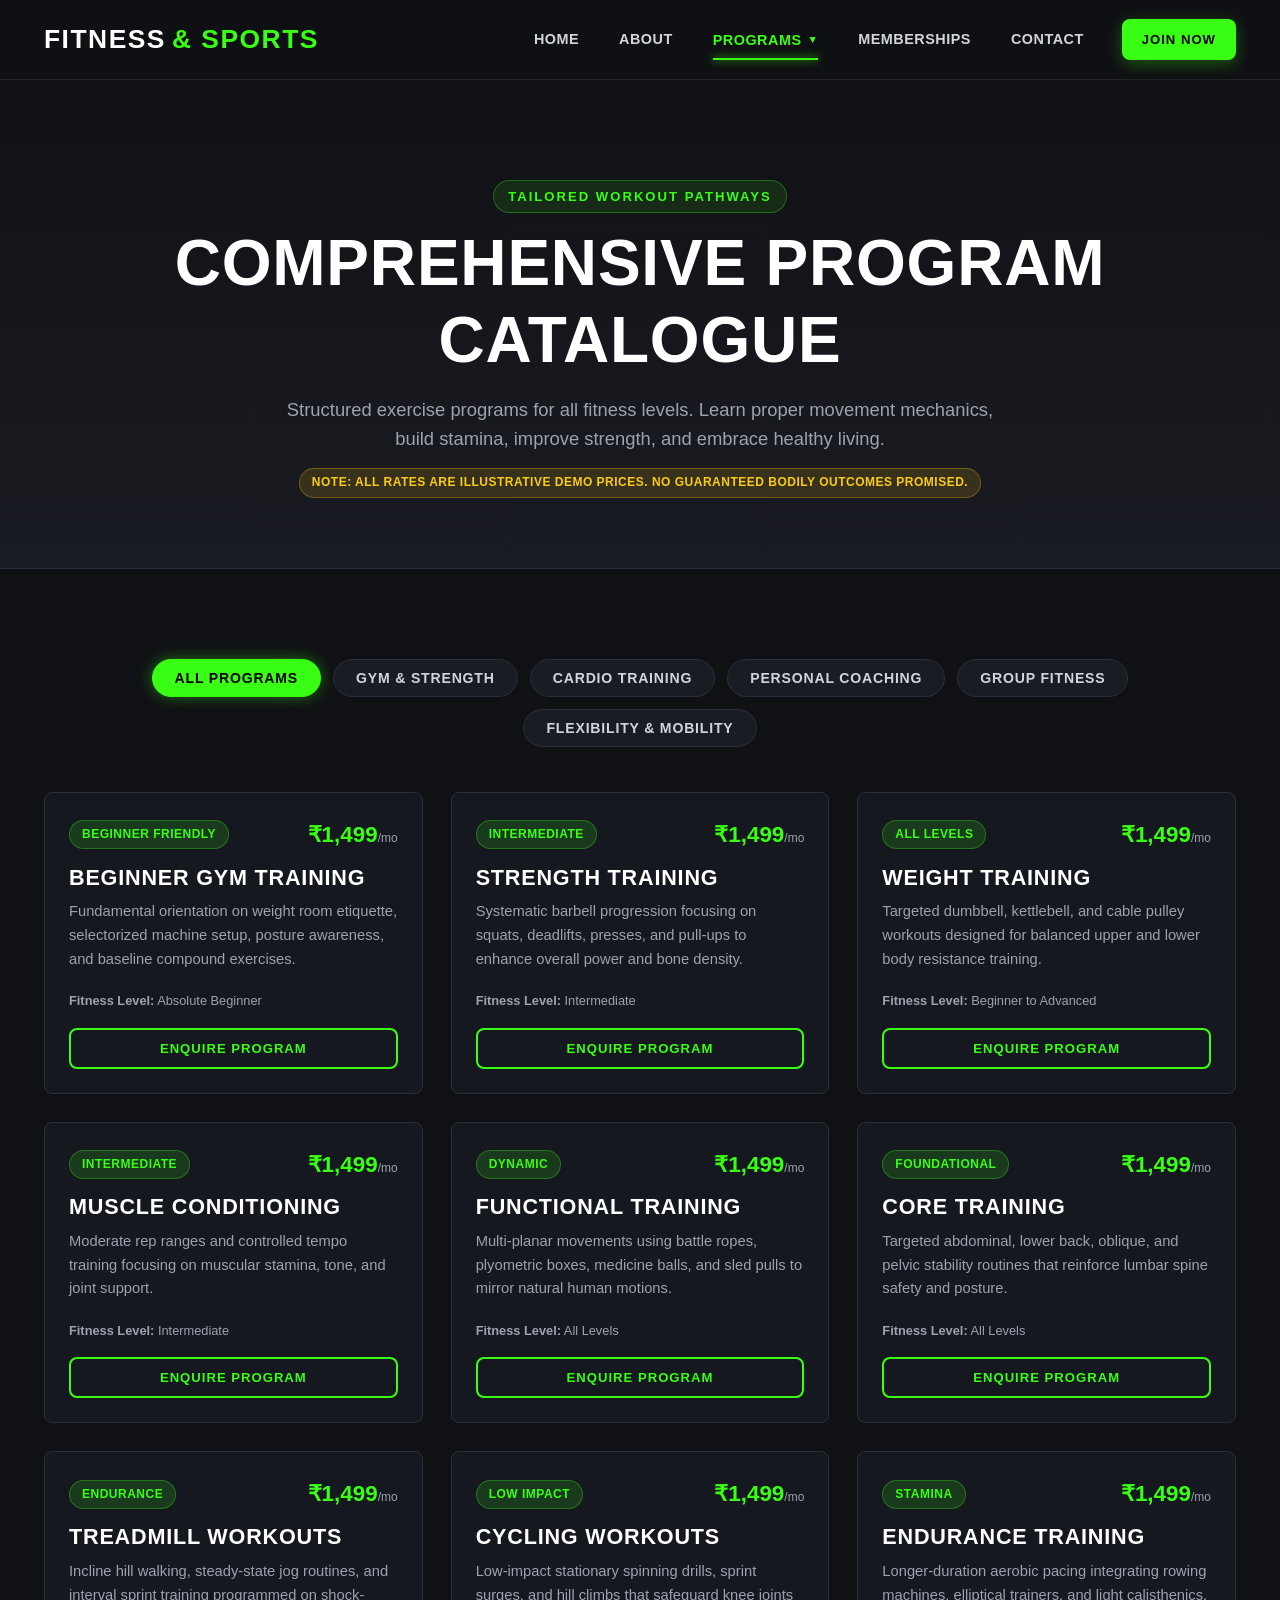
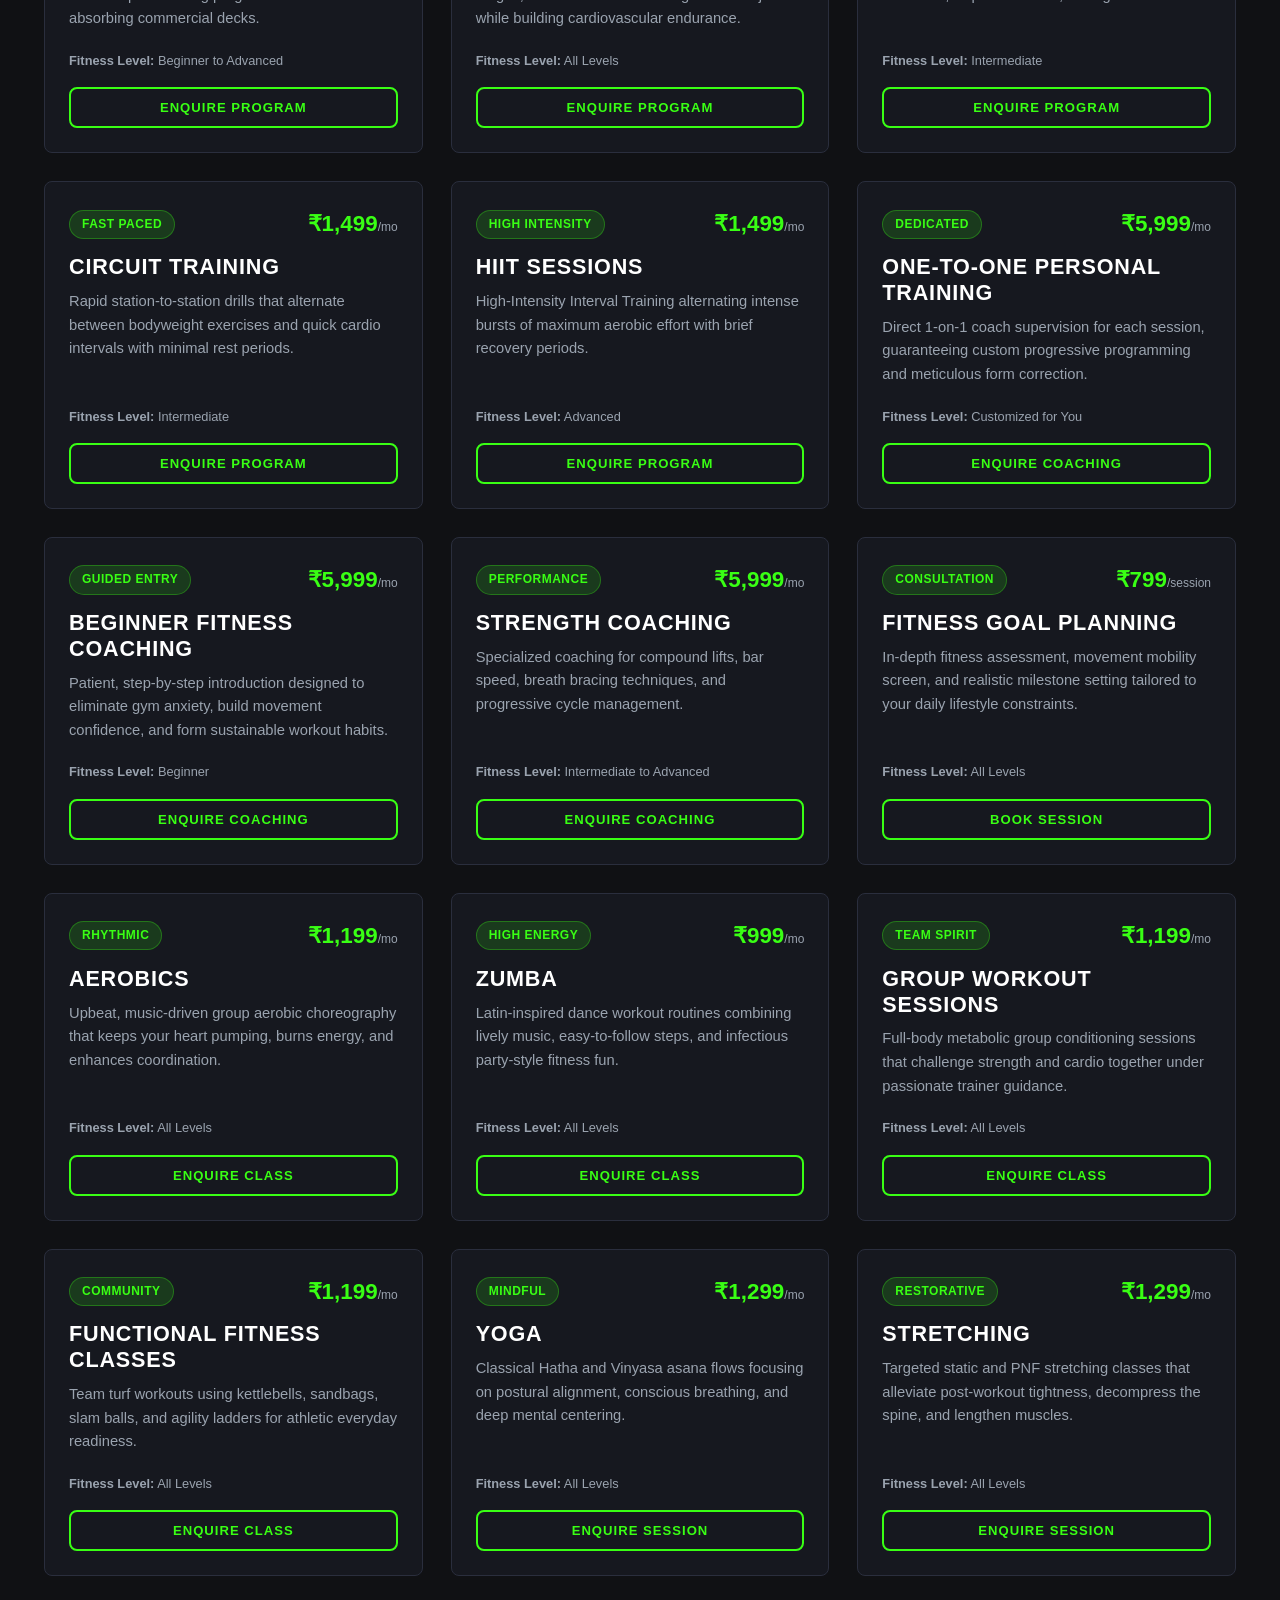
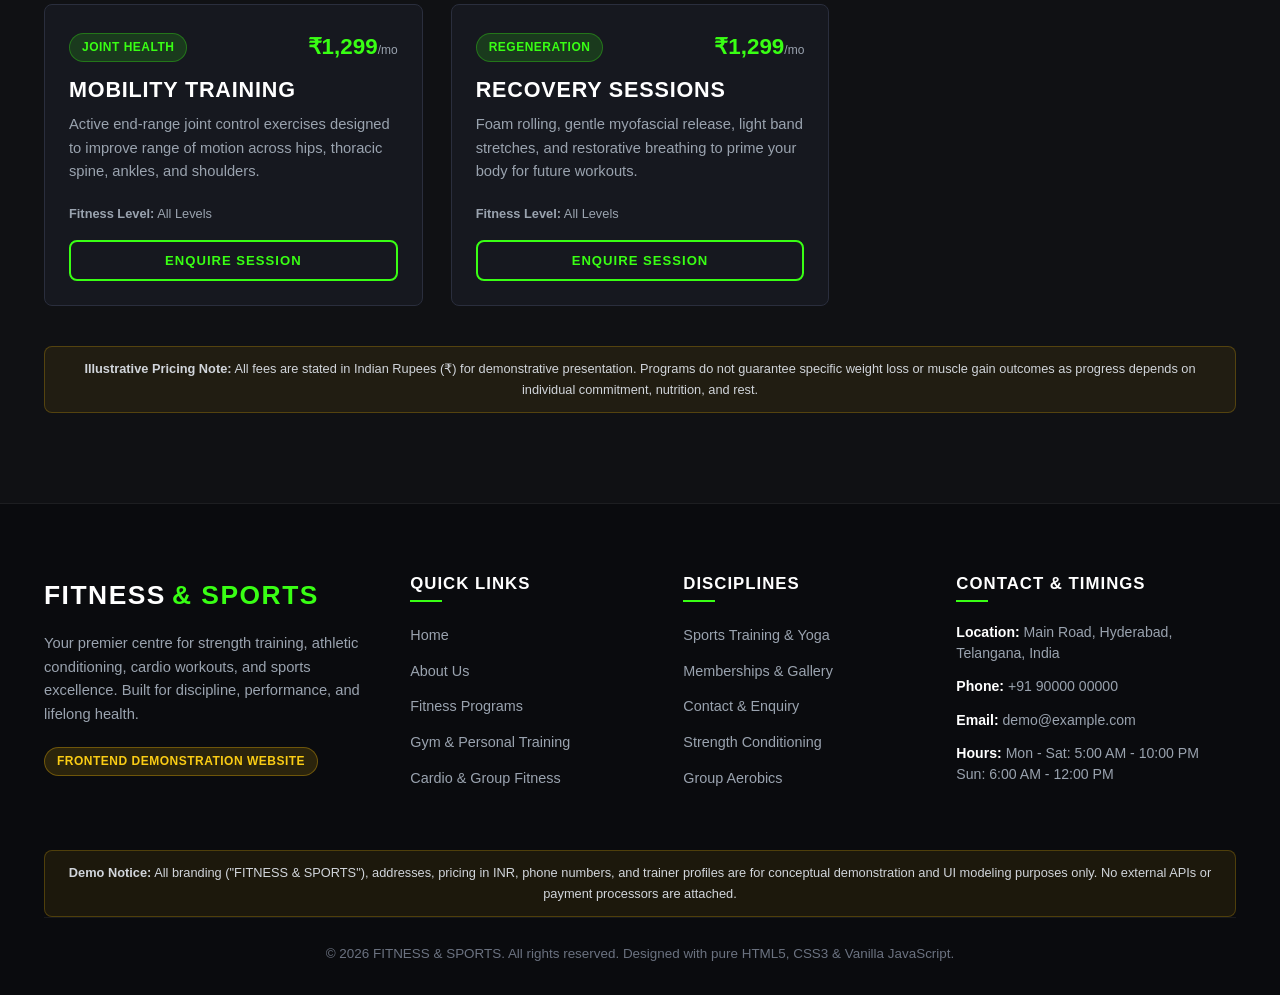
<file: fitness-programs.html>
<!DOCTYPE html>
<html lang="en">
<head>
  <meta charset="UTF-8">
  <meta name="viewport" content="width=device-width, initial-scale=1.0">
  <title>Fitness Programs | FITNESS & SPORTS</title>
  <meta name="description" content="Explore our complete fitness program catalogue including Gym & Strength Training, Cardio, Personal Training, Group Fitness, and Flexibility & Mobility.">
  <link rel="stylesheet" href="css/style.css">
</head>
<body>

  <!-- ================= HEADER & NAVIGATION ================= -->
  <header class="site-header">
    <div class="container nav-container">
      <a href="index.html" class="logo" aria-label="FITNESS & SPORTS Home">
        FITNESS <span class="logo-accent">&amp; SPORTS</span>
      </a>

      <button class="hamburger-btn" aria-label="Toggle navigation menu">
        <span></span>
        <span></span>
        <span></span>
      </button>

      <nav class="nav-menu">
        <a href="index.html" class="nav-link">Home</a>
        <a href="about.html" class="nav-link">About</a>
        <div class="nav-dropdown">
          <button class="dropdown-trigger active" aria-haspopup="true" aria-expanded="false">
            Programs <span class="dropdown-arrow">&#9660;</span>
          </button>
          <div class="dropdown-menu">
            <a href="fitness-programs.html" class="dropdown-link active">
              <strong>All Fitness Programs</strong>
              <span class="desc">Browse 23 signature training modules</span>
            </a>
            <div class="dropdown-divider"></div>
            <a href="gym-training.html" class="dropdown-link">
              <strong>Gym &amp; Personal Training</strong>
              <span class="desc">Strength, free weights &amp; 1-on-1 coaching</span>
            </a>
            <a href="cardio-group-fitness.html" class="dropdown-link">
              <strong>Cardio &amp; Group Fitness</strong>
              <span class="desc">Aerobics, Zumba, HIIT &amp; spin circuits</span>
            </a>
            <a href="sports-yoga.html" class="dropdown-link">
              <strong>Sports Training &amp; Yoga</strong>
              <span class="desc">Athletic turf agility &amp; mindful mobility</span>
            </a>
          </div>
        </div>
        <a href="memberships-gallery.html" class="nav-link">Memberships</a>
        <a href="contact.html" class="nav-link">Contact</a>
        <a href="contact.html" class="btn btn-primary btn-sm nav-cta">Join Now</a>
      </nav>
    </div>
  </header>

  <!-- ================= PAGE HERO BANNER ================= -->
  <section class="page-hero">
    <div class="container">
      <span class="section-label">Tailored Workout Pathways</span>
      <h1 class="page-hero-title">Comprehensive Program Catalogue</h1>
      <p class="page-hero-subtitle">
        Structured exercise programs for all fitness levels. Learn proper movement mechanics, build stamina, improve strength, and embrace healthy living.
      </p>
      <div style="margin-top: 15px;">
        <span class="pill pill-demo">Note: All rates are illustrative demo prices. No guaranteed bodily outcomes promised.</span>
      </div>
    </div>
  </section>

  <!-- ================= PROGRAM CATALOGUE WITH FILTERS ================= -->
  <section class="section-py bg-dark">
    <div class="container">

      <!-- Interactive Filter Bar -->
      <div class="filter-bar">
        <button class="filter-btn active" data-filter="all">All Programs</button>
        <button class="filter-btn" data-filter="strength">Gym &amp; Strength</button>
        <button class="filter-btn" data-filter="cardio">Cardio Training</button>
        <button class="filter-btn" data-filter="personal">Personal Coaching</button>
        <button class="filter-btn" data-filter="group">Group Fitness</button>
        <button class="filter-btn" data-filter="mobility">Flexibility &amp; Mobility</button>
      </div>

      <div class="card-grid-3" id="programGrid">

        <!-- ================= CATEGORY 1: GYM & STRENGTH ================= -->
        <!-- 1. Beginner Gym Training -->
        <div class="program-card program-card-item" data-category="strength">
          <div class="program-card-body">
            <div class="program-meta">
              <span class="pill pill-accent">Beginner Friendly</span>
              <div class="program-price">₹1,499<span class="program-price-sub">/mo</span></div>
            </div>
            <h3>Beginner Gym Training</h3>
            <p>Fundamental orientation on weight room etiquette, selectorized machine setup, posture awareness, and baseline compound exercises.</p>
            <div style="font-size: 0.8rem; color: var(--color-text-muted); margin-bottom: 16px;">
              <strong>Fitness Level:</strong> Absolute Beginner
            </div>
            <a href="contact.html?program=Beginner-Gym-Training" class="btn btn-outline-accent btn-sm btn-block">Enquire Program</a>
          </div>
        </div>

        <!-- 2. Strength Training -->
        <div class="program-card program-card-item" data-category="strength">
          <div class="program-card-body">
            <div class="program-meta">
              <span class="pill pill-accent">Intermediate</span>
              <div class="program-price">₹1,499<span class="program-price-sub">/mo</span></div>
            </div>
            <h3>Strength Training</h3>
            <p>Systematic barbell progression focusing on squats, deadlifts, presses, and pull-ups to enhance overall power and bone density.</p>
            <div style="font-size: 0.8rem; color: var(--color-text-muted); margin-bottom: 16px;">
              <strong>Fitness Level:</strong> Intermediate
            </div>
            <a href="contact.html?program=Strength-Training" class="btn btn-outline-accent btn-sm btn-block">Enquire Program</a>
          </div>
        </div>

        <!-- 3. Weight Training -->
        <div class="program-card program-card-item" data-category="strength">
          <div class="program-card-body">
            <div class="program-meta">
              <span class="pill pill-accent">All Levels</span>
              <div class="program-price">₹1,499<span class="program-price-sub">/mo</span></div>
            </div>
            <h3>Weight Training</h3>
            <p>Targeted dumbbell, kettlebell, and cable pulley workouts designed for balanced upper and lower body resistance training.</p>
            <div style="font-size: 0.8rem; color: var(--color-text-muted); margin-bottom: 16px;">
              <strong>Fitness Level:</strong> Beginner to Advanced
            </div>
            <a href="contact.html?program=Weight-Training" class="btn btn-outline-accent btn-sm btn-block">Enquire Program</a>
          </div>
        </div>

        <!-- 4. Muscle Conditioning -->
        <div class="program-card program-card-item" data-category="strength">
          <div class="program-card-body">
            <div class="program-meta">
              <span class="pill pill-accent">Intermediate</span>
              <div class="program-price">₹1,499<span class="program-price-sub">/mo</span></div>
            </div>
            <h3>Muscle Conditioning</h3>
            <p>Moderate rep ranges and controlled tempo training focusing on muscular stamina, tone, and joint support.</p>
            <div style="font-size: 0.8rem; color: var(--color-text-muted); margin-bottom: 16px;">
              <strong>Fitness Level:</strong> Intermediate
            </div>
            <a href="contact.html?program=Muscle-Conditioning" class="btn btn-outline-accent btn-sm btn-block">Enquire Program</a>
          </div>
        </div>

        <!-- 5. Functional Training -->
        <div class="program-card program-card-item" data-category="strength">
          <div class="program-card-body">
            <div class="program-meta">
              <span class="pill pill-accent">Dynamic</span>
              <div class="program-price">₹1,499<span class="program-price-sub">/mo</span></div>
            </div>
            <h3>Functional Training</h3>
            <p>Multi-planar movements using battle ropes, plyometric boxes, medicine balls, and sled pulls to mirror natural human motions.</p>
            <div style="font-size: 0.8rem; color: var(--color-text-muted); margin-bottom: 16px;">
              <strong>Fitness Level:</strong> All Levels
            </div>
            <a href="contact.html?program=Functional-Training" class="btn btn-outline-accent btn-sm btn-block">Enquire Program</a>
          </div>
        </div>

        <!-- 6. Core Training -->
        <div class="program-card program-card-item" data-category="strength">
          <div class="program-card-body">
            <div class="program-meta">
              <span class="pill pill-accent">Foundational</span>
              <div class="program-price">₹1,499<span class="program-price-sub">/mo</span></div>
            </div>
            <h3>Core Training</h3>
            <p>Targeted abdominal, lower back, oblique, and pelvic stability routines that reinforce lumbar spine safety and posture.</p>
            <div style="font-size: 0.8rem; color: var(--color-text-muted); margin-bottom: 16px;">
              <strong>Fitness Level:</strong> All Levels
            </div>
            <a href="contact.html?program=Core-Training" class="btn btn-outline-accent btn-sm btn-block">Enquire Program</a>
          </div>
        </div>

        <!-- ================= CATEGORY 2: CARDIO TRAINING ================= -->
        <!-- 7. Treadmill Workouts -->
        <div class="program-card program-card-item" data-category="cardio">
          <div class="program-card-body">
            <div class="program-meta">
              <span class="pill pill-accent">Endurance</span>
              <div class="program-price">₹1,499<span class="program-price-sub">/mo</span></div>
            </div>
            <h3>Treadmill Workouts</h3>
            <p>Incline hill walking, steady-state jog routines, and interval sprint training programmed on shock-absorbing commercial decks.</p>
            <div style="font-size: 0.8rem; color: var(--color-text-muted); margin-bottom: 16px;">
              <strong>Fitness Level:</strong> Beginner to Advanced
            </div>
            <a href="contact.html?program=Treadmill-Workouts" class="btn btn-outline-accent btn-sm btn-block">Enquire Program</a>
          </div>
        </div>

        <!-- 8. Cycling Workouts -->
        <div class="program-card program-card-item" data-category="cardio">
          <div class="program-card-body">
            <div class="program-meta">
              <span class="pill pill-accent">Low Impact</span>
              <div class="program-price">₹1,499<span class="program-price-sub">/mo</span></div>
            </div>
            <h3>Cycling Workouts</h3>
            <p>Low-impact stationary spinning drills, sprint surges, and hill climbs that safeguard knee joints while building cardiovascular endurance.</p>
            <div style="font-size: 0.8rem; color: var(--color-text-muted); margin-bottom: 16px;">
              <strong>Fitness Level:</strong> All Levels
            </div>
            <a href="contact.html?program=Cycling-Workouts" class="btn btn-outline-accent btn-sm btn-block">Enquire Program</a>
          </div>
        </div>

        <!-- 9. Endurance Training -->
        <div class="program-card program-card-item" data-category="cardio">
          <div class="program-card-body">
            <div class="program-meta">
              <span class="pill pill-accent">Stamina</span>
              <div class="program-price">₹1,499<span class="program-price-sub">/mo</span></div>
            </div>
            <h3>Endurance Training</h3>
            <p>Longer-duration aerobic pacing integrating rowing machines, elliptical trainers, and light calisthenics.</p>
            <div style="font-size: 0.8rem; color: var(--color-text-muted); margin-bottom: 16px;">
              <strong>Fitness Level:</strong> Intermediate
            </div>
            <a href="contact.html?program=Endurance-Training" class="btn btn-outline-accent btn-sm btn-block">Enquire Program</a>
          </div>
        </div>

        <!-- 10. Circuit Training -->
        <div class="program-card program-card-item" data-category="cardio">
          <div class="program-card-body">
            <div class="program-meta">
              <span class="pill pill-accent">Fast Paced</span>
              <div class="program-price">₹1,499<span class="program-price-sub">/mo</span></div>
            </div>
            <h3>Circuit Training</h3>
            <p>Rapid station-to-station drills that alternate between bodyweight exercises and quick cardio intervals with minimal rest periods.</p>
            <div style="font-size: 0.8rem; color: var(--color-text-muted); margin-bottom: 16px;">
              <strong>Fitness Level:</strong> Intermediate
            </div>
            <a href="contact.html?program=Circuit-Training" class="btn btn-outline-accent btn-sm btn-block">Enquire Program</a>
          </div>
        </div>

        <!-- 11. HIIT Sessions -->
        <div class="program-card program-card-item" data-category="cardio">
          <div class="program-card-body">
            <div class="program-meta">
              <span class="pill pill-accent">High Intensity</span>
              <div class="program-price">₹1,499<span class="program-price-sub">/mo</span></div>
            </div>
            <h3>HIIT Sessions</h3>
            <p>High-Intensity Interval Training alternating intense bursts of maximum aerobic effort with brief recovery periods.</p>
            <div style="font-size: 0.8rem; color: var(--color-text-muted); margin-bottom: 16px;">
              <strong>Fitness Level:</strong> Advanced
            </div>
            <a href="contact.html?program=HIIT-Sessions" class="btn btn-outline-accent btn-sm btn-block">Enquire Program</a>
          </div>
        </div>

        <!-- ================= CATEGORY 3: PERSONAL TRAINING ================= -->
        <!-- 12. One-to-One Personal Training -->
        <div class="program-card program-card-item" data-category="personal">
          <div class="program-card-body">
            <div class="program-meta">
              <span class="pill pill-accent">Dedicated</span>
              <div class="program-price">₹5,999<span class="program-price-sub">/mo</span></div>
            </div>
            <h3>One-to-One Personal Training</h3>
            <p>Direct 1-on-1 coach supervision for each session, guaranteeing custom progressive programming and meticulous form correction.</p>
            <div style="font-size: 0.8rem; color: var(--color-text-muted); margin-bottom: 16px;">
              <strong>Fitness Level:</strong> Customized for You
            </div>
            <a href="contact.html?program=One-to-One-Personal-Training" class="btn btn-outline-accent btn-sm btn-block">Enquire Coaching</a>
          </div>
        </div>

        <!-- 13. Beginner Fitness Coaching -->
        <div class="program-card program-card-item" data-category="personal">
          <div class="program-card-body">
            <div class="program-meta">
              <span class="pill pill-accent">Guided Entry</span>
              <div class="program-price">₹5,999<span class="program-price-sub">/mo</span></div>
            </div>
            <h3>Beginner Fitness Coaching</h3>
            <p>Patient, step-by-step introduction designed to eliminate gym anxiety, build movement confidence, and form sustainable workout habits.</p>
            <div style="font-size: 0.8rem; color: var(--color-text-muted); margin-bottom: 16px;">
              <strong>Fitness Level:</strong> Beginner
            </div>
            <a href="contact.html?program=Beginner-Fitness-Coaching" class="btn btn-outline-accent btn-sm btn-block">Enquire Coaching</a>
          </div>
        </div>

        <!-- 14. Strength Coaching -->
        <div class="program-card program-card-item" data-category="personal">
          <div class="program-card-body">
            <div class="program-meta">
              <span class="pill pill-accent">Performance</span>
              <div class="program-price">₹5,999<span class="program-price-sub">/mo</span></div>
            </div>
            <h3>Strength Coaching</h3>
            <p>Specialized coaching for compound lifts, bar speed, breath bracing techniques, and progressive cycle management.</p>
            <div style="font-size: 0.8rem; color: var(--color-text-muted); margin-bottom: 16px;">
              <strong>Fitness Level:</strong> Intermediate to Advanced
            </div>
            <a href="contact.html?program=Strength-Coaching" class="btn btn-outline-accent btn-sm btn-block">Enquire Coaching</a>
          </div>
        </div>

        <!-- 15. Fitness Goal Planning -->
        <div class="program-card program-card-item" data-category="personal">
          <div class="program-card-body">
            <div class="program-meta">
              <span class="pill pill-accent">Consultation</span>
              <div class="program-price">₹799<span class="program-price-sub">/session</span></div>
            </div>
            <h3>Fitness Goal Planning</h3>
            <p>In-depth fitness assessment, movement mobility screen, and realistic milestone setting tailored to your daily lifestyle constraints.</p>
            <div style="font-size: 0.8rem; color: var(--color-text-muted); margin-bottom: 16px;">
              <strong>Fitness Level:</strong> All Levels
            </div>
            <a href="contact.html?program=Fitness-Goal-Planning" class="btn btn-outline-accent btn-sm btn-block">Book Session</a>
          </div>
        </div>

        <!-- ================= CATEGORY 4: GROUP FITNESS ================= -->
        <!-- 16. Aerobics -->
        <div class="program-card program-card-item" data-category="group">
          <div class="program-card-body">
            <div class="program-meta">
              <span class="pill pill-accent">Rhythmic</span>
              <div class="program-price">₹1,199<span class="program-price-sub">/mo</span></div>
            </div>
            <h3>Aerobics</h3>
            <p>Upbeat, music-driven group aerobic choreography that keeps your heart pumping, burns energy, and enhances coordination.</p>
            <div style="font-size: 0.8rem; color: var(--color-text-muted); margin-bottom: 16px;">
              <strong>Fitness Level:</strong> All Levels
            </div>
            <a href="contact.html?program=Aerobics" class="btn btn-outline-accent btn-sm btn-block">Enquire Class</a>
          </div>
        </div>

        <!-- 17. Zumba -->
        <div class="program-card program-card-item" data-category="group">
          <div class="program-card-body">
            <div class="program-meta">
              <span class="pill pill-accent">High Energy</span>
              <div class="program-price">₹999<span class="program-price-sub">/mo</span></div>
            </div>
            <h3>Zumba</h3>
            <p>Latin-inspired dance workout routines combining lively music, easy-to-follow steps, and infectious party-style fitness fun.</p>
            <div style="font-size: 0.8rem; color: var(--color-text-muted); margin-bottom: 16px;">
              <strong>Fitness Level:</strong> All Levels
            </div>
            <a href="contact.html?program=Zumba" class="btn btn-outline-accent btn-sm btn-block">Enquire Class</a>
          </div>
        </div>

        <!-- 18. Group Workout Sessions -->
        <div class="program-card program-card-item" data-category="group">
          <div class="program-card-body">
            <div class="program-meta">
              <span class="pill pill-accent">Team Spirit</span>
              <div class="program-price">₹1,199<span class="program-price-sub">/mo</span></div>
            </div>
            <h3>Group Workout Sessions</h3>
            <p>Full-body metabolic group conditioning sessions that challenge strength and cardio together under passionate trainer guidance.</p>
            <div style="font-size: 0.8rem; color: var(--color-text-muted); margin-bottom: 16px;">
              <strong>Fitness Level:</strong> All Levels
            </div>
            <a href="contact.html?program=Group-Workout-Sessions" class="btn btn-outline-accent btn-sm btn-block">Enquire Class</a>
          </div>
        </div>

        <!-- 19. Functional Fitness Classes -->
        <div class="program-card program-card-item" data-category="group">
          <div class="program-card-body">
            <div class="program-meta">
              <span class="pill pill-accent">Community</span>
              <div class="program-price">₹1,199<span class="program-price-sub">/mo</span></div>
            </div>
            <h3>Functional Fitness Classes</h3>
            <p>Team turf workouts using kettlebells, sandbags, slam balls, and agility ladders for athletic everyday readiness.</p>
            <div style="font-size: 0.8rem; color: var(--color-text-muted); margin-bottom: 16px;">
              <strong>Fitness Level:</strong> All Levels
            </div>
            <a href="contact.html?program=Functional-Fitness-Classes" class="btn btn-outline-accent btn-sm btn-block">Enquire Class</a>
          </div>
        </div>

        <!-- ================= CATEGORY 5: FLEXIBILITY & MOBILITY ================= -->
        <!-- 20. Yoga -->
        <div class="program-card program-card-item" data-category="mobility">
          <div class="program-card-body">
            <div class="program-meta">
              <span class="pill pill-accent">Mindful</span>
              <div class="program-price">₹1,299<span class="program-price-sub">/mo</span></div>
            </div>
            <h3>Yoga</h3>
            <p>Classical Hatha and Vinyasa asana flows focusing on postural alignment, conscious breathing, and deep mental centering.</p>
            <div style="font-size: 0.8rem; color: var(--color-text-muted); margin-bottom: 16px;">
              <strong>Fitness Level:</strong> All Levels
            </div>
            <a href="contact.html?program=Yoga" class="btn btn-outline-accent btn-sm btn-block">Enquire Session</a>
          </div>
        </div>

        <!-- 21. Stretching -->
        <div class="program-card program-card-item" data-category="mobility">
          <div class="program-card-body">
            <div class="program-meta">
              <span class="pill pill-accent">Restorative</span>
              <div class="program-price">₹1,299<span class="program-price-sub">/mo</span></div>
            </div>
            <h3>Stretching</h3>
            <p>Targeted static and PNF stretching classes that alleviate post-workout tightness, decompress the spine, and lengthen muscles.</p>
            <div style="font-size: 0.8rem; color: var(--color-text-muted); margin-bottom: 16px;">
              <strong>Fitness Level:</strong> All Levels
            </div>
            <a href="contact.html?program=Stretching" class="btn btn-outline-accent btn-sm btn-block">Enquire Session</a>
          </div>
        </div>

        <!-- 22. Mobility Training -->
        <div class="program-card program-card-item" data-category="mobility">
          <div class="program-card-body">
            <div class="program-meta">
              <span class="pill pill-accent">Joint Health</span>
              <div class="program-price">₹1,299<span class="program-price-sub">/mo</span></div>
            </div>
            <h3>Mobility Training</h3>
            <p>Active end-range joint control exercises designed to improve range of motion across hips, thoracic spine, ankles, and shoulders.</p>
            <div style="font-size: 0.8rem; color: var(--color-text-muted); margin-bottom: 16px;">
              <strong>Fitness Level:</strong> All Levels
            </div>
            <a href="contact.html?program=Mobility-Training" class="btn btn-outline-accent btn-sm btn-block">Enquire Session</a>
          </div>
        </div>

        <!-- 23. Recovery Sessions -->
        <div class="program-card program-card-item" data-category="mobility">
          <div class="program-card-body">
            <div class="program-meta">
              <span class="pill pill-accent">Regeneration</span>
              <div class="program-price">₹1,299<span class="program-price-sub">/mo</span></div>
            </div>
            <h3>Recovery Sessions</h3>
            <p>Foam rolling, gentle myofascial release, light band stretches, and restorative breathing to prime your body for future workouts.</p>
            <div style="font-size: 0.8rem; color: var(--color-text-muted); margin-bottom: 16px;">
              <strong>Fitness Level:</strong> All Levels
            </div>
            <a href="contact.html?program=Recovery-Sessions" class="btn btn-outline-accent btn-sm btn-block">Enquire Session</a>
          </div>
        </div>

      </div>

      <!-- Demonstration Note -->
      <div class="demo-disclaimer-box" style="margin-top: 40px;">
        <strong>Illustrative Pricing Note:</strong> All fees are stated in Indian Rupees (₹) for demonstrative presentation. Programs do not guarantee specific weight loss or muscle gain outcomes as progress depends on individual commitment, nutrition, and rest.
      </div>
    </div>
  </section>

  <!-- ================= FOOTER ================= -->
  <footer class="site-footer">
    <div class="container">
      <div class="footer-grid">
        <div class="footer-brand">
          <a href="index.html" class="logo">FITNESS <span class="logo-accent">&amp; SPORTS</span></a>
          <p>
            Your premier centre for strength training, athletic conditioning, cardio workouts, and sports excellence. Built for discipline, performance, and lifelong health.
          </p>
          <span class="pill pill-demo">Frontend Demonstration Website</span>
        </div>

        <div class="footer-col">
          <h4>Quick Links</h4>
          <ul class="footer-links">
            <li><a href="index.html">Home</a></li>
            <li><a href="about.html">About Us</a></li>
            <li><a href="fitness-programs.html">Fitness Programs</a></li>
            <li><a href="gym-training.html">Gym &amp; Personal Training</a></li>
            <li><a href="cardio-group-fitness.html">Cardio &amp; Group Fitness</a></li>
          </ul>
        </div>

        <div class="footer-col">
          <h4>Disciplines</h4>
          <ul class="footer-links">
            <li><a href="sports-yoga.html">Sports Training &amp; Yoga</a></li>
            <li><a href="memberships-gallery.html">Memberships &amp; Gallery</a></li>
            <li><a href="contact.html">Contact &amp; Enquiry</a></li>
            <li><a href="fitness-programs.html?filter=strength">Strength Conditioning</a></li>
            <li><a href="fitness-programs.html?filter=group">Group Aerobics</a></li>
          </ul>
        </div>

        <div class="footer-col">
          <h4>Contact &amp; Timings</h4>
          <ul class="footer-contact-info">
            <li><strong>Location:</strong> Main Road, Hyderabad, Telangana, India</li>
            <li><strong>Phone:</strong> +91 90000 00000</li>
            <li><strong>Email:</strong> demo@example.com</li>
            <li><strong>Hours:</strong> Mon - Sat: 5:00 AM - 10:00 PM<br>Sun: 6:00 AM - 12:00 PM</li>
          </ul>
        </div>
      </div>

      <div class="demo-disclaimer-box">
        <strong>Demo Notice:</strong> All branding ("FITNESS &amp; SPORTS"), addresses, pricing in INR, phone numbers, and trainer profiles are for conceptual demonstration and UI modeling purposes only. No external APIs or payment processors are attached.
      </div>

      <div class="footer-bottom">
        <p>&copy; 2026 FITNESS &amp; SPORTS. All rights reserved. Designed with pure HTML5, CSS3 &amp; Vanilla JavaScript.</p>
      </div>
    </div>
  </footer>

  <!-- Back to Top Button -->
  <button id="backToTopBtn" class="back-to-top" aria-label="Back to Top">&uarr;</button>

  <script src="js/script.js"></script>
</body>
</html>
</file>
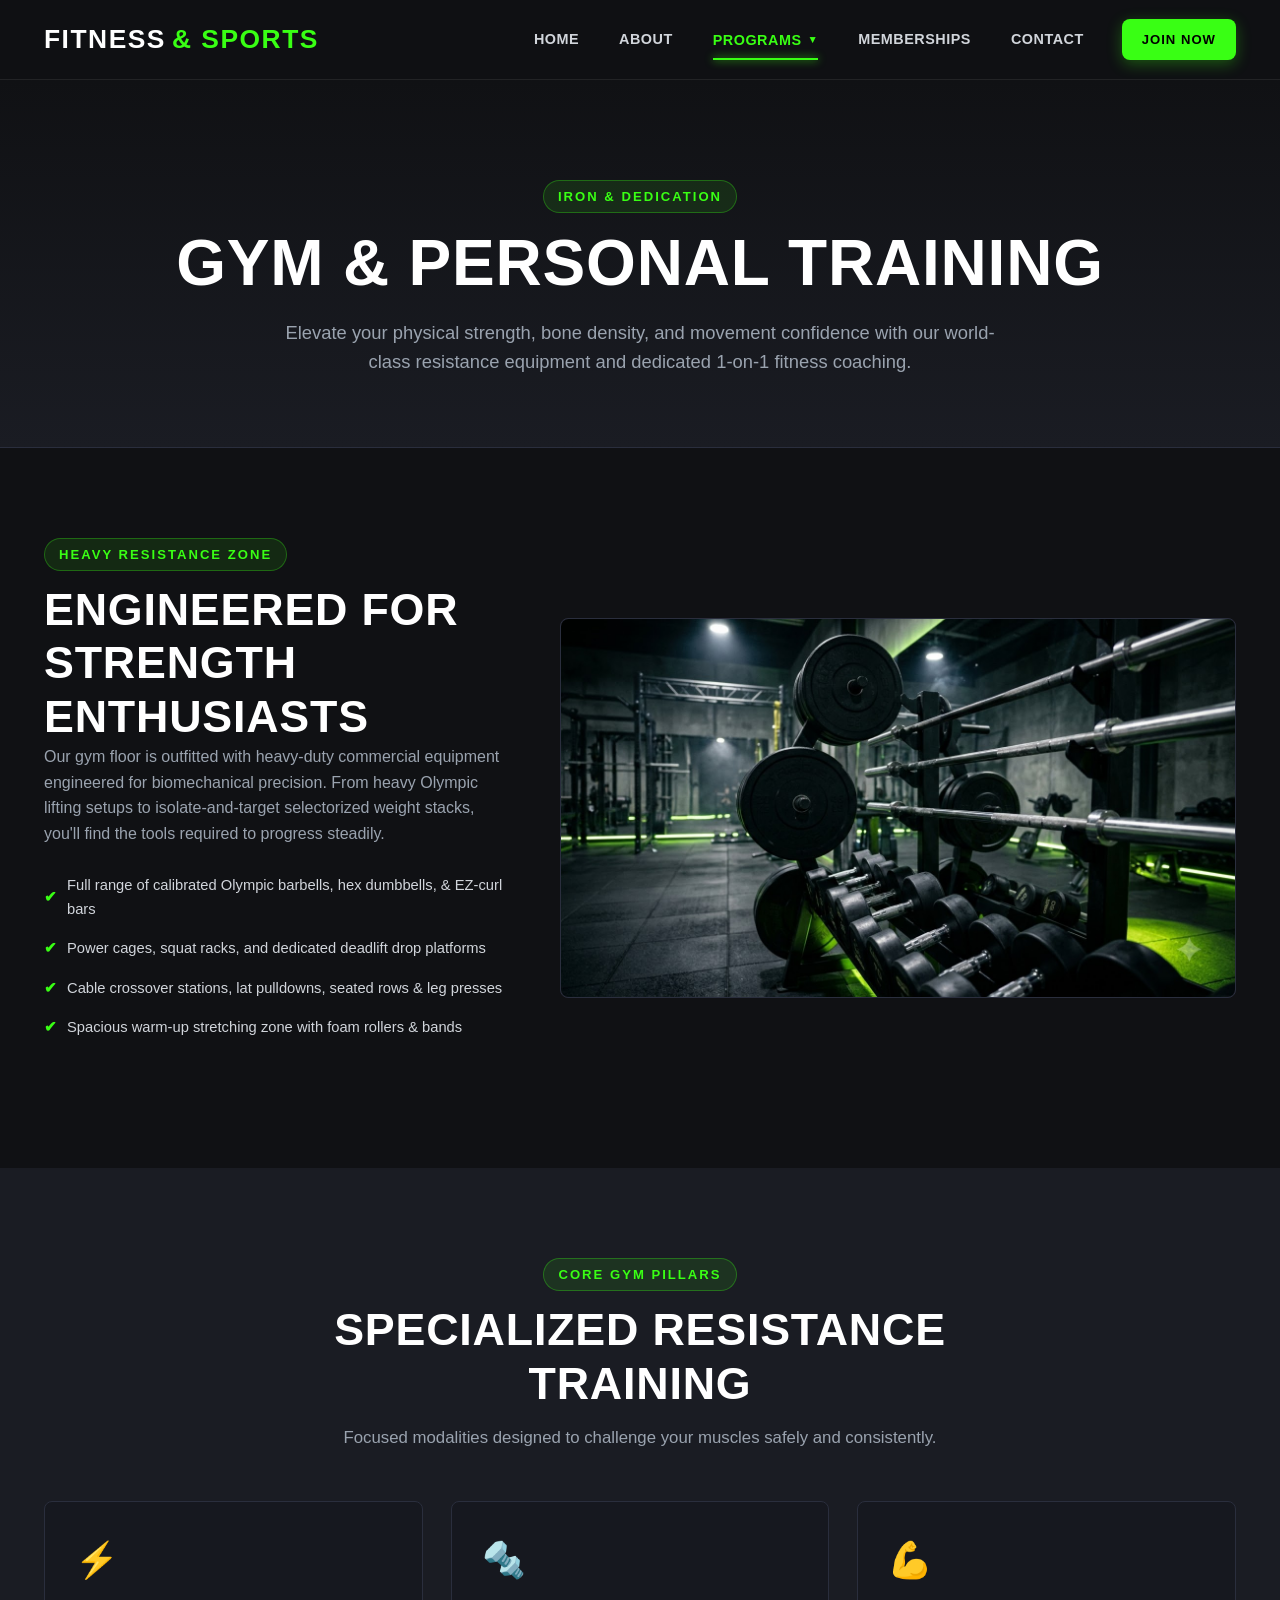
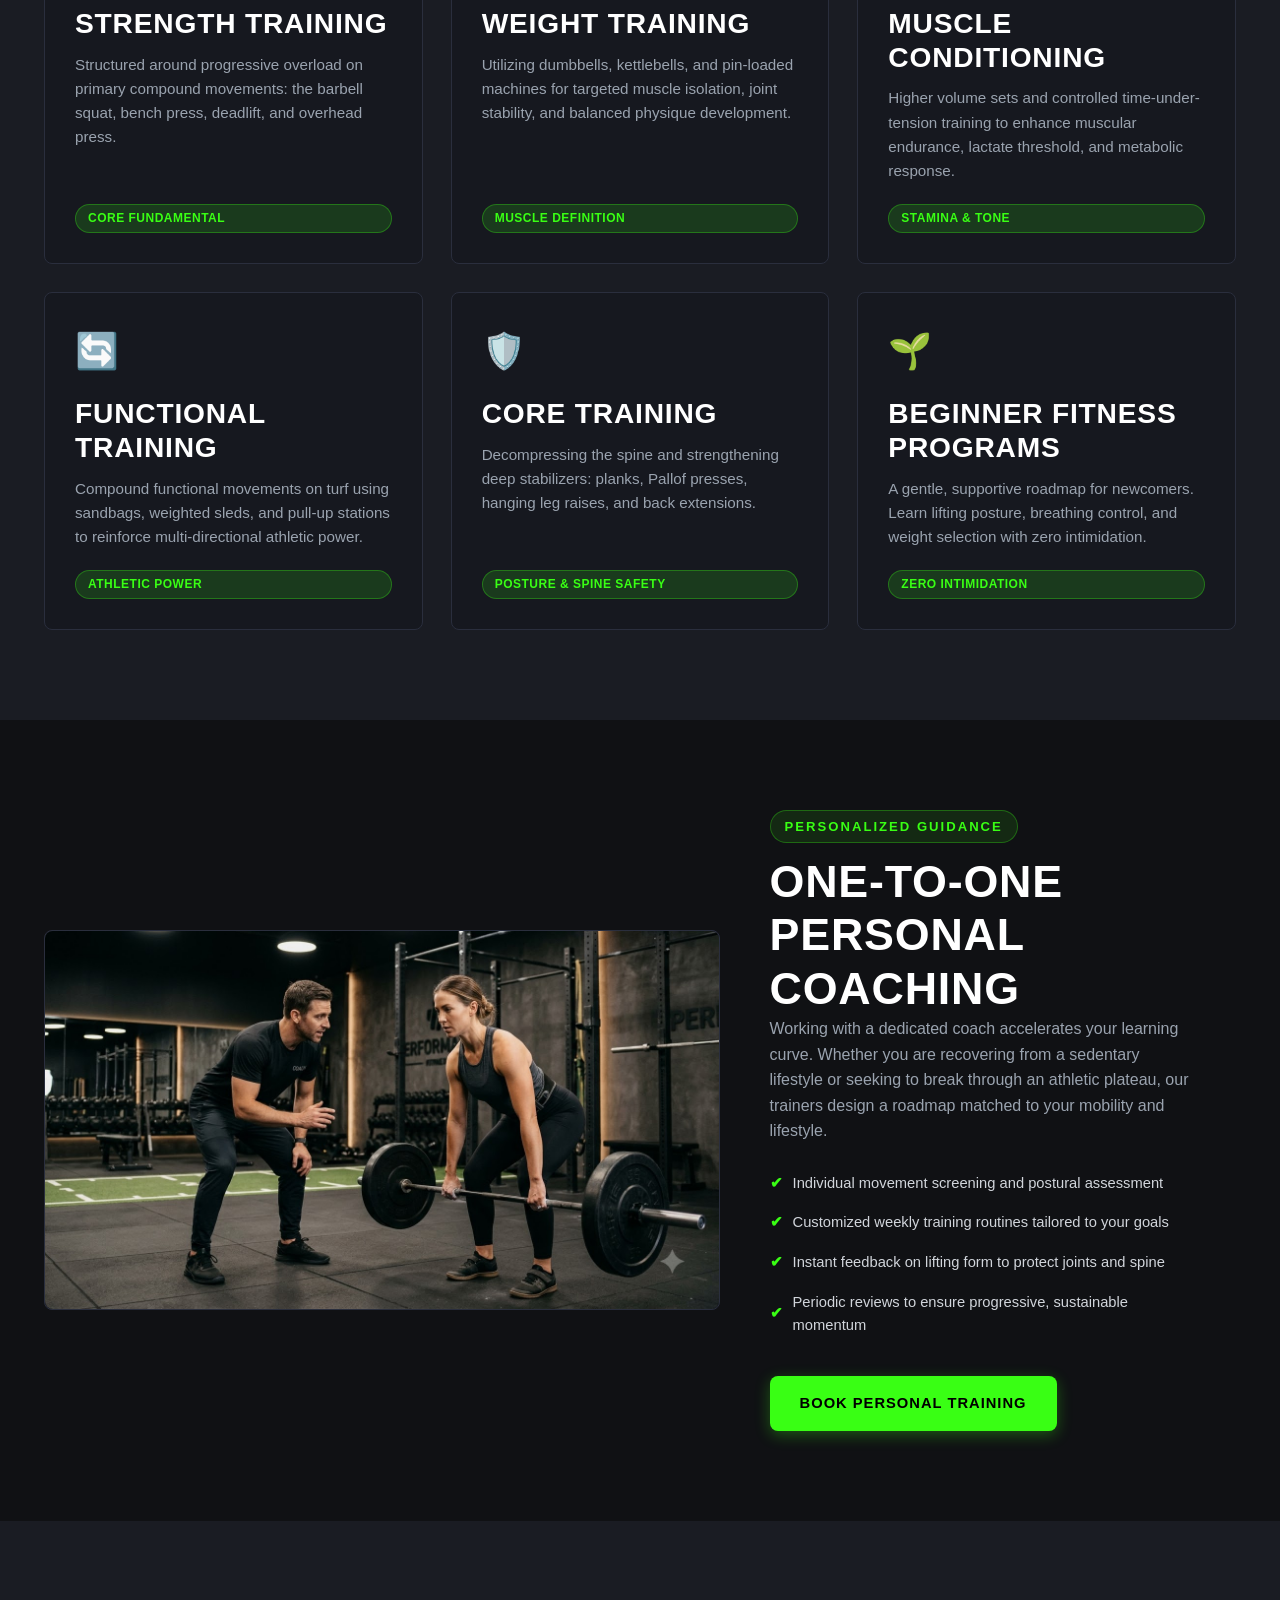
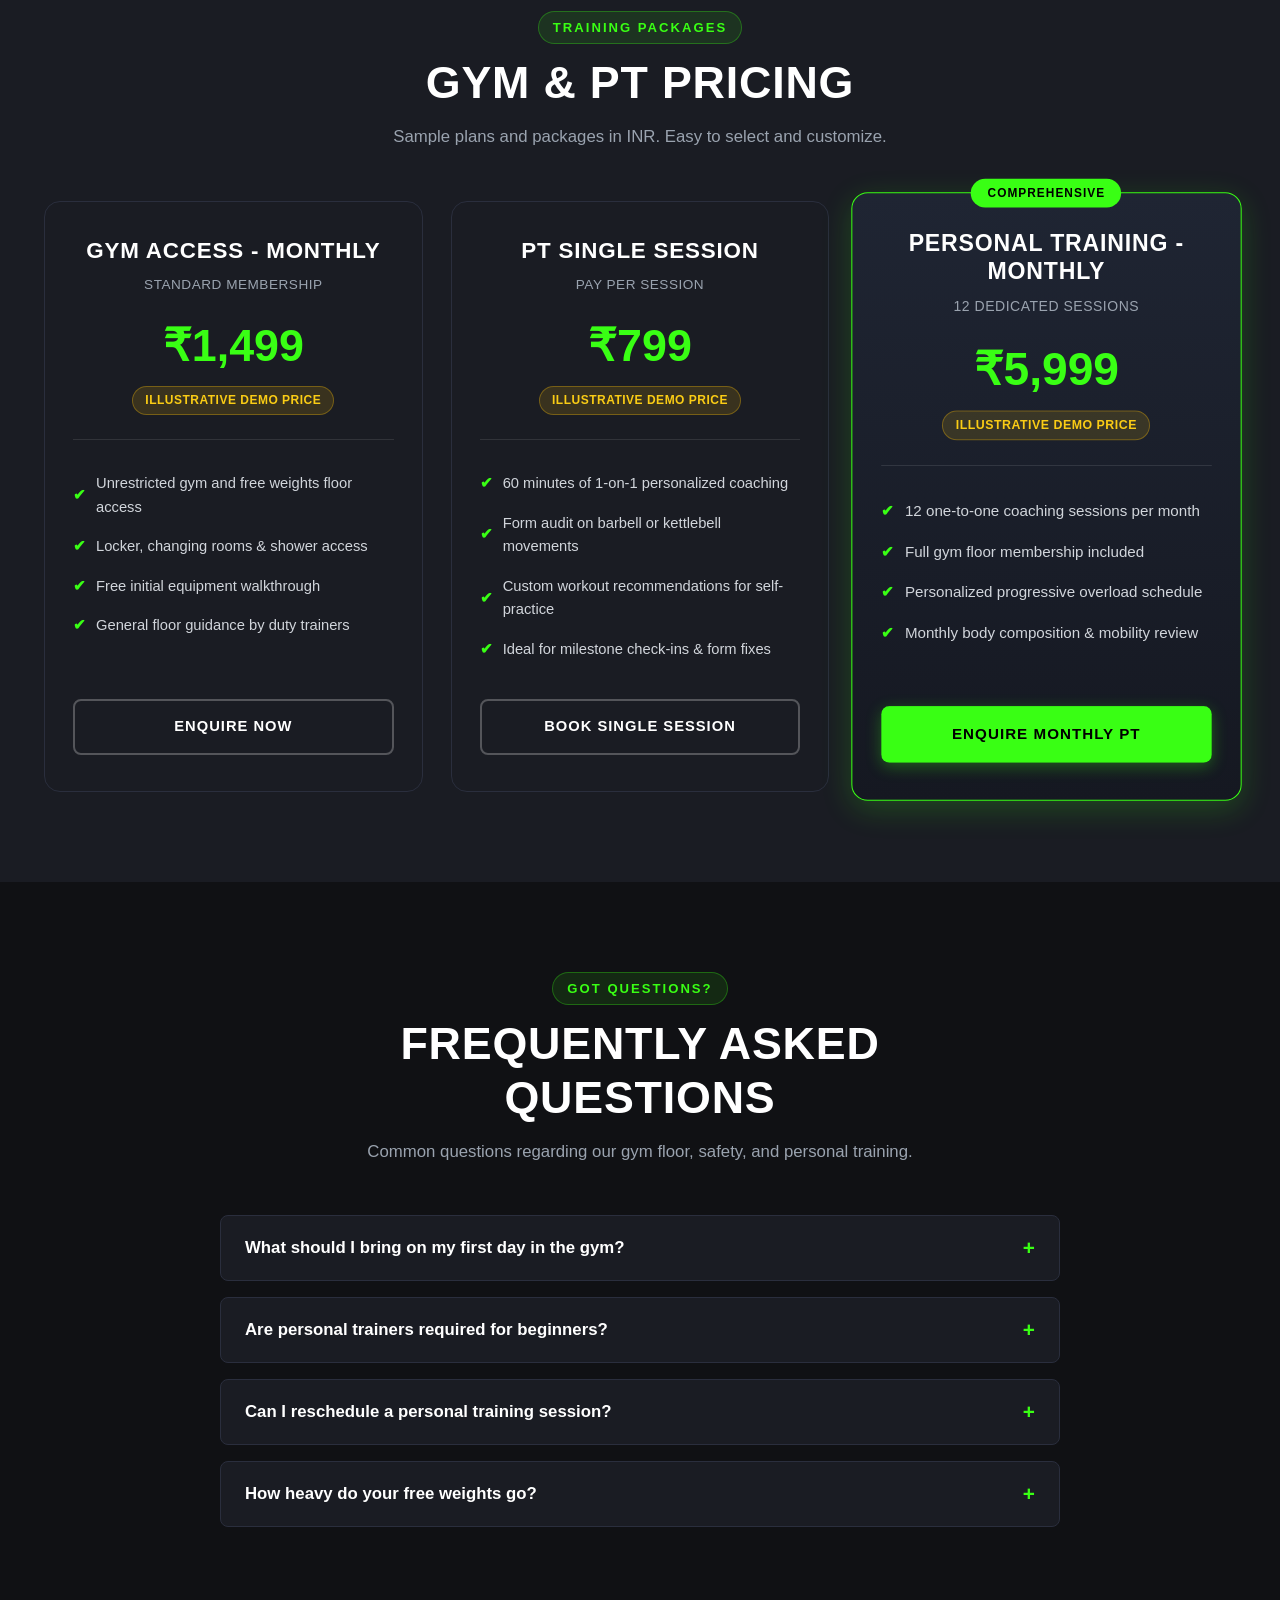
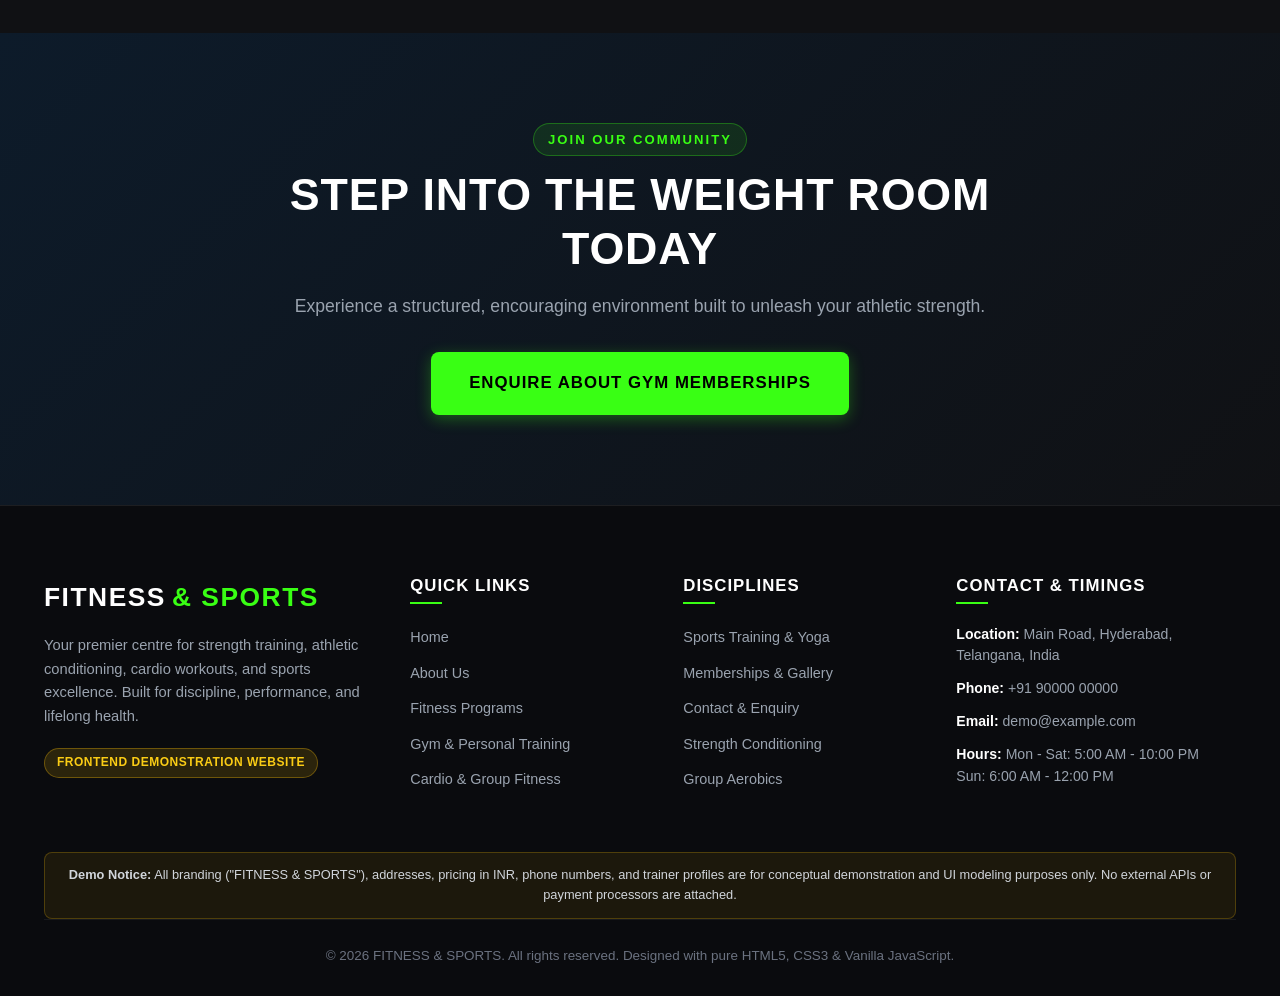
<file: gym-training.html>
<!DOCTYPE html>
<html lang="en">
<head>
  <meta charset="UTF-8">
  <meta name="viewport" content="width=device-width, initial-scale=1.0">
  <title>Gym & Personal Training | FITNESS & SPORTS</title>
  <meta name="description" content="Dedicated Gym & Personal Training facilities at FITNESS & SPORTS. Strength training, weight training, functional training, core conditioning, and 1-on-1 coaching packages.">
  <link rel="stylesheet" href="css/style.css">
</head>
<body>

  <!-- ================= HEADER & NAVIGATION ================= -->
  <header class="site-header">
    <div class="container nav-container">
      <a href="index.html" class="logo" aria-label="FITNESS & SPORTS Home">
        FITNESS <span class="logo-accent">&amp; SPORTS</span>
      </a>

      <button class="hamburger-btn" aria-label="Toggle navigation menu">
        <span></span>
        <span></span>
        <span></span>
      </button>

      <nav class="nav-menu">
        <a href="index.html" class="nav-link">Home</a>
        <a href="about.html" class="nav-link">About</a>
        <div class="nav-dropdown">
          <button class="dropdown-trigger active" aria-haspopup="true" aria-expanded="false">
            Programs <span class="dropdown-arrow">&#9660;</span>
          </button>
          <div class="dropdown-menu">
            <a href="fitness-programs.html" class="dropdown-link">
              <strong>All Fitness Programs</strong>
              <span class="desc">Browse 23 signature training modules</span>
            </a>
            <div class="dropdown-divider"></div>
            <a href="gym-training.html" class="dropdown-link active">
              <strong>Gym &amp; Personal Training</strong>
              <span class="desc">Strength, free weights &amp; 1-on-1 coaching</span>
            </a>
            <a href="cardio-group-fitness.html" class="dropdown-link">
              <strong>Cardio &amp; Group Fitness</strong>
              <span class="desc">Aerobics, Zumba, HIIT &amp; spin circuits</span>
            </a>
            <a href="sports-yoga.html" class="dropdown-link">
              <strong>Sports Training &amp; Yoga</strong>
              <span class="desc">Athletic turf agility &amp; mindful mobility</span>
            </a>
          </div>
        </div>
        <a href="memberships-gallery.html" class="nav-link">Memberships</a>
        <a href="contact.html" class="nav-link">Contact</a>
        <a href="contact.html" class="btn btn-primary btn-sm nav-cta">Join Now</a>
      </nav>
    </div>
  </header>

  <!-- ================= HERO BANNER ================= -->
  <section class="page-hero">
    <div class="container">
      <span class="section-label">Iron &amp; Dedication</span>
      <h1 class="page-hero-title">Gym &amp; Personal Training</h1>
      <p class="page-hero-subtitle">
        Elevate your physical strength, bone density, and movement confidence with our world-class resistance equipment and dedicated 1-on-1 fitness coaching.
      </p>
    </div>
  </section>

  <!-- ================= GYM FACILITIES INTRODUCTION ================= -->
  <section class="section-py bg-dark">
    <div class="container">
      <div class="home-hero-grid">
        <div class="gym-info">
          <span class="section-label">Heavy Resistance Zone</span>
          <h2>Engineered for Strength Enthusiasts</h2>
          <p class="text-muted" style="margin-bottom: 20px;">
            Our gym floor is outfitted with heavy-duty commercial equipment engineered for biomechanical precision. From heavy Olympic lifting setups to isolate-and-target selectorized weight stacks, you'll find the tools required to progress steadily.
          </p>
          <ul class="pricing-features">
            <li>Full range of calibrated Olympic barbells, hex dumbbells, &amp; EZ-curl bars</li>
            <li>Power cages, squat racks, and dedicated deadlift drop platforms</li>
            <li>Cable crossover stations, lat pulldowns, seated rows &amp; leg presses</li>
            <li>Spacious warm-up stretching zone with foam rollers &amp; bands</li>
          </ul>
        </div>

        <div class="gym-media">
          <!-- Reusable Image 2: gym-strength-training -->
          <div class="media-container" style="min-height: 380px;">
            <img src="assets/images/gym-strength-training.jpg" alt="Strength training with dumbbells, barbells, and gym equipment" class="responsive-img" loading="lazy">
          </div>
        </div>
      </div>
    </div>
  </section>

  <!-- ================= KEY TRAINING DISCIPLINES ================= -->
  <section class="section-py bg-charcoal">
    <div class="container">
      <div class="section-heading-wrapper">
        <span class="section-label">Core Gym Pillars</span>
        <h2 class="section-title">Specialized Resistance Training</h2>
        <p class="section-desc">Focused modalities designed to challenge your muscles safely and consistently.</p>
      </div>

      <div class="card-grid-3">
        <div class="feature-card">
          <div class="card-icon">⚡</div>
          <h3>Strength Training</h3>
          <p>Structured around progressive overload on primary compound movements: the barbell squat, bench press, deadlift, and overhead press.</p>
          <span class="pill pill-accent">Core Fundamental</span>
        </div>

        <div class="feature-card">
          <div class="card-icon">🔩</div>
          <h3>Weight Training</h3>
          <p>Utilizing dumbbells, kettlebells, and pin-loaded machines for targeted muscle isolation, joint stability, and balanced physique development.</p>
          <span class="pill pill-accent">Muscle Definition</span>
        </div>

        <div class="feature-card">
          <div class="card-icon">💪</div>
          <h3>Muscle Conditioning</h3>
          <p>Higher volume sets and controlled time-under-tension training to enhance muscular endurance, lactate threshold, and metabolic response.</p>
          <span class="pill pill-accent">Stamina &amp; Tone</span>
        </div>

        <div class="feature-card">
          <div class="card-icon">🔄</div>
          <h3>Functional Training</h3>
          <p>Compound functional movements on turf using sandbags, weighted sleds, and pull-up stations to reinforce multi-directional athletic power.</p>
          <span class="pill pill-accent">Athletic Power</span>
        </div>

        <div class="feature-card">
          <div class="card-icon">🛡️</div>
          <h3>Core Training</h3>
          <p>Decompressing the spine and strengthening deep stabilizers: planks, Pallof presses, hanging leg raises, and back extensions.</p>
          <span class="pill pill-accent">Posture &amp; Spine Safety</span>
        </div>

        <div class="feature-card">
          <div class="card-icon">🌱</div>
          <h3>Beginner Fitness Programs</h3>
          <p>A gentle, supportive roadmap for newcomers. Learn lifting posture, breathing control, and weight selection with zero intimidation.</p>
          <span class="pill pill-accent">Zero Intimidation</span>
        </div>
      </div>
    </div>
  </section>

  <!-- ================= PERSONAL TRAINING SHOWCASE ================= -->
  <section class="section-py bg-dark">
    <div class="container">
      <div class="home-hero-grid">
        <div class="pt-media">
          <!-- Reusable Image 4: personal-training -->
          <div class="media-container" style="min-height: 380px;">
            <img src="assets/images/personal-training.jpg" alt="Professional trainer guiding a client through a workout" class="responsive-img" loading="lazy">
          </div>
        </div>

        <div class="pt-info">
          <span class="section-label">Personalized Guidance</span>
          <h2>One-to-One Personal Coaching</h2>
          <p class="text-muted" style="margin-bottom: 20px;">
            Working with a dedicated coach accelerates your learning curve. Whether you are recovering from a sedentary lifestyle or seeking to break through an athletic plateau, our trainers design a roadmap matched to your mobility and lifestyle.
          </p>
          <ul class="pricing-features">
            <li>Individual movement screening and postural assessment</li>
            <li>Customized weekly training routines tailored to your goals</li>
            <li>Instant feedback on lifting form to protect joints and spine</li>
            <li>Periodic reviews to ensure progressive, sustainable momentum</li>
          </ul>
          <a href="contact.html?program=Personal-Training" class="btn btn-primary">Book Personal Training</a>
        </div>
      </div>
    </div>
  </section>

  <!-- ================= TRAINING PLANS & PACKAGES ================= -->
  <section class="section-py bg-charcoal">
    <div class="container">
      <div class="section-heading-wrapper">
        <span class="section-label">Training Packages</span>
        <h2 class="section-title">Gym &amp; PT Pricing</h2>
        <p class="section-desc">Sample plans and packages in INR. Easy to select and customize.</p>
      </div>

      <div class="card-grid-3">
        <!-- Gym Monthly -->
        <div class="pricing-card">
          <div class="pricing-header">
            <h3 class="pricing-title">Gym Access - Monthly</h3>
            <span class="pricing-duration">Standard Membership</span>
            <div class="pricing-amount">₹1,499</div>
            <span class="pill pill-demo">Illustrative Demo Price</span>
          </div>
          <ul class="pricing-features">
            <li>Unrestricted gym and free weights floor access</li>
            <li>Locker, changing rooms &amp; shower access</li>
            <li>Free initial equipment walkthrough</li>
            <li>General floor guidance by duty trainers</li>
          </ul>
          <a href="contact.html?plan=Gym-Monthly" class="btn btn-secondary btn-block">Enquire Now</a>
        </div>

        <!-- Single PT Session -->
        <div class="pricing-card">
          <div class="pricing-header">
            <h3 class="pricing-title">PT Single Session</h3>
            <span class="pricing-duration">Pay Per Session</span>
            <div class="pricing-amount">₹799</div>
            <span class="pill pill-demo">Illustrative Demo Price</span>
          </div>
          <ul class="pricing-features">
            <li>60 minutes of 1-on-1 personalized coaching</li>
            <li>Form audit on barbell or kettlebell movements</li>
            <li>Custom workout recommendations for self-practice</li>
            <li>Ideal for milestone check-ins &amp; form fixes</li>
          </ul>
          <a href="contact.html?plan=PT-Single-Session" class="btn btn-secondary btn-block">Book Single Session</a>
        </div>

        <!-- Monthly PT Package (Featured) -->
        <div class="pricing-card featured">
          <span class="pricing-badge">Comprehensive</span>
          <div class="pricing-header">
            <h3 class="pricing-title">Personal Training - Monthly</h3>
            <span class="pricing-duration">12 Dedicated Sessions</span>
            <div class="pricing-amount">₹5,999</div>
            <span class="pill pill-demo">Illustrative Demo Price</span>
          </div>
          <ul class="pricing-features">
            <li>12 one-to-one coaching sessions per month</li>
            <li>Full gym floor membership included</li>
            <li>Personalized progressive overload schedule</li>
            <li>Monthly body composition &amp; mobility review</li>
          </ul>
          <a href="contact.html?plan=PT-Monthly" class="btn btn-primary btn-block">Enquire Monthly PT</a>
        </div>
      </div>
    </div>
  </section>

  <!-- ================= GYM FAQ ACCORDION ================= -->
  <section class="section-py bg-dark">
    <div class="container">
      <div class="section-heading-wrapper">
        <span class="section-label">Got Questions?</span>
        <h2 class="section-title">Frequently Asked Questions</h2>
        <p class="section-desc">Common questions regarding our gym floor, safety, and personal training.</p>
      </div>

      <div class="faq-container">
        <!-- FAQ 1 -->
        <div class="faq-item">
          <button class="faq-question">
            <span>What should I bring on my first day in the gym?</span>
            <span class="faq-icon">+</span>
          </button>
          <div class="faq-answer">
            <p>Please bring clean athletic shoes, comfortable gym attire, a sweat towel, and a reusable water bottle. Lockers are provided; you may bring your own small padlock or use our front-desk locker keys.</p>
          </div>
        </div>

        <!-- FAQ 2 -->
        <div class="faq-item">
          <button class="faq-question">
            <span>Are personal trainers required for beginners?</span>
            <span class="faq-icon">+</span>
          </button>
          <div class="faq-answer">
            <p>Personal training is optional but highly beneficial if you are new to barbell mechanics. All general memberships include a complimentary equipment induction to help you navigate machines safely.</p>
          </div>
        </div>

        <!-- FAQ 3 -->
        <div class="faq-item">
          <button class="faq-question">
            <span>Can I reschedule a personal training session?</span>
            <span class="faq-icon">+</span>
          </button>
          <div class="faq-answer">
            <p>Yes, personal training sessions can be rescheduled with at least 12 hours prior notice to your assigned trainer, subject to slot availability.</p>
          </div>
        </div>

        <!-- FAQ 4 -->
        <div class="faq-item">
          <button class="faq-question">
            <span>How heavy do your free weights go?</span>
            <span class="faq-icon">+</span>
          </button>
          <div class="faq-answer">
            <p>Our dumbbells range from 2.5 kg up to 50 kg in progressive 2.5 kg increments, and our bumper plates support heavy deadlift and squat routines across multiple Olympic platforms.</p>
          </div>
        </div>
      </div>
    </div>
  </section>

  <!-- ================= CALL TO ACTION ================= -->
  <section class="section-py bg-navy" style="text-align: center;">
    <div class="container">
      <div style="max-width: 720px; margin: 0 auto;">
        <span class="section-label">Join Our Community</span>
        <h2>Step Into the Weight Room Today</h2>
        <p class="text-muted" style="font-size: 1.1rem; margin: 16px 0 32px 0;">
          Experience a structured, encouraging environment built to unleash your athletic strength.
        </p>
        <a href="contact.html" class="btn btn-primary" style="font-size: 1.05rem; padding: 16px 36px;">Enquire About Gym Memberships</a>
      </div>
    </div>
  </section>

  <!-- ================= FOOTER ================= -->
  <footer class="site-footer">
    <div class="container">
      <div class="footer-grid">
        <div class="footer-brand">
          <a href="index.html" class="logo">FITNESS <span class="logo-accent">&amp; SPORTS</span></a>
          <p>
            Your premier centre for strength training, athletic conditioning, cardio workouts, and sports excellence. Built for discipline, performance, and lifelong health.
          </p>
          <span class="pill pill-demo">Frontend Demonstration Website</span>
        </div>

        <div class="footer-col">
          <h4>Quick Links</h4>
          <ul class="footer-links">
            <li><a href="index.html">Home</a></li>
            <li><a href="about.html">About Us</a></li>
            <li><a href="fitness-programs.html">Fitness Programs</a></li>
            <li><a href="gym-training.html">Gym &amp; Personal Training</a></li>
            <li><a href="cardio-group-fitness.html">Cardio &amp; Group Fitness</a></li>
          </ul>
        </div>

        <div class="footer-col">
          <h4>Disciplines</h4>
          <ul class="footer-links">
            <li><a href="sports-yoga.html">Sports Training &amp; Yoga</a></li>
            <li><a href="memberships-gallery.html">Memberships &amp; Gallery</a></li>
            <li><a href="contact.html">Contact &amp; Enquiry</a></li>
            <li><a href="fitness-programs.html?filter=strength">Strength Conditioning</a></li>
            <li><a href="fitness-programs.html?filter=group">Group Aerobics</a></li>
          </ul>
        </div>

        <div class="footer-col">
          <h4>Contact &amp; Timings</h4>
          <ul class="footer-contact-info">
            <li><strong>Location:</strong> Main Road, Hyderabad, Telangana, India</li>
            <li><strong>Phone:</strong> +91 90000 00000</li>
            <li><strong>Email:</strong> demo@example.com</li>
            <li><strong>Hours:</strong> Mon - Sat: 5:00 AM - 10:00 PM<br>Sun: 6:00 AM - 12:00 PM</li>
          </ul>
        </div>
      </div>

      <div class="demo-disclaimer-box">
        <strong>Demo Notice:</strong> All branding ("FITNESS &amp; SPORTS"), addresses, pricing in INR, phone numbers, and trainer profiles are for conceptual demonstration and UI modeling purposes only. No external APIs or payment processors are attached.
      </div>

      <div class="footer-bottom">
        <p>&copy; 2026 FITNESS &amp; SPORTS. All rights reserved. Designed with pure HTML5, CSS3 &amp; Vanilla JavaScript.</p>
      </div>
    </div>
  </footer>

  <!-- Back to Top Button -->
  <button id="backToTopBtn" class="back-to-top" aria-label="Back to Top">&uarr;</button>

  <script src="js/script.js"></script>
</body>
</html>
</file>
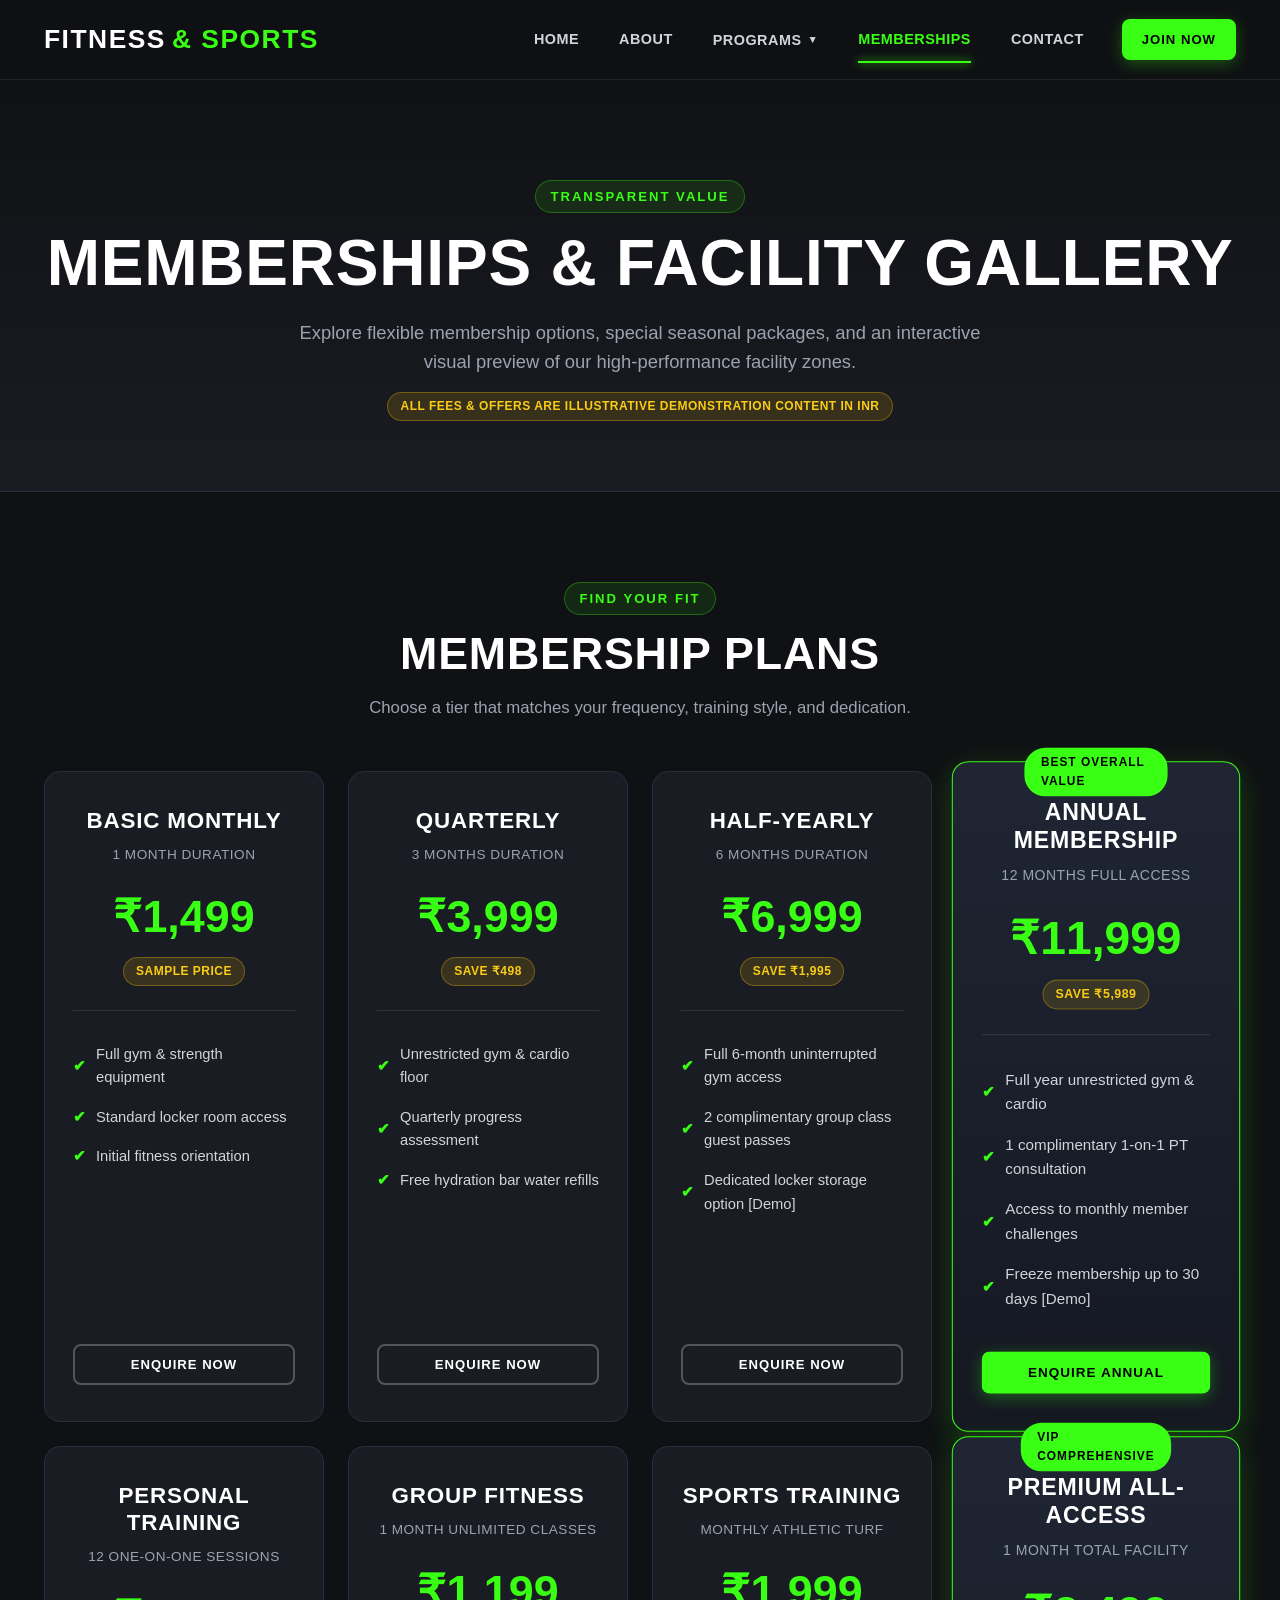
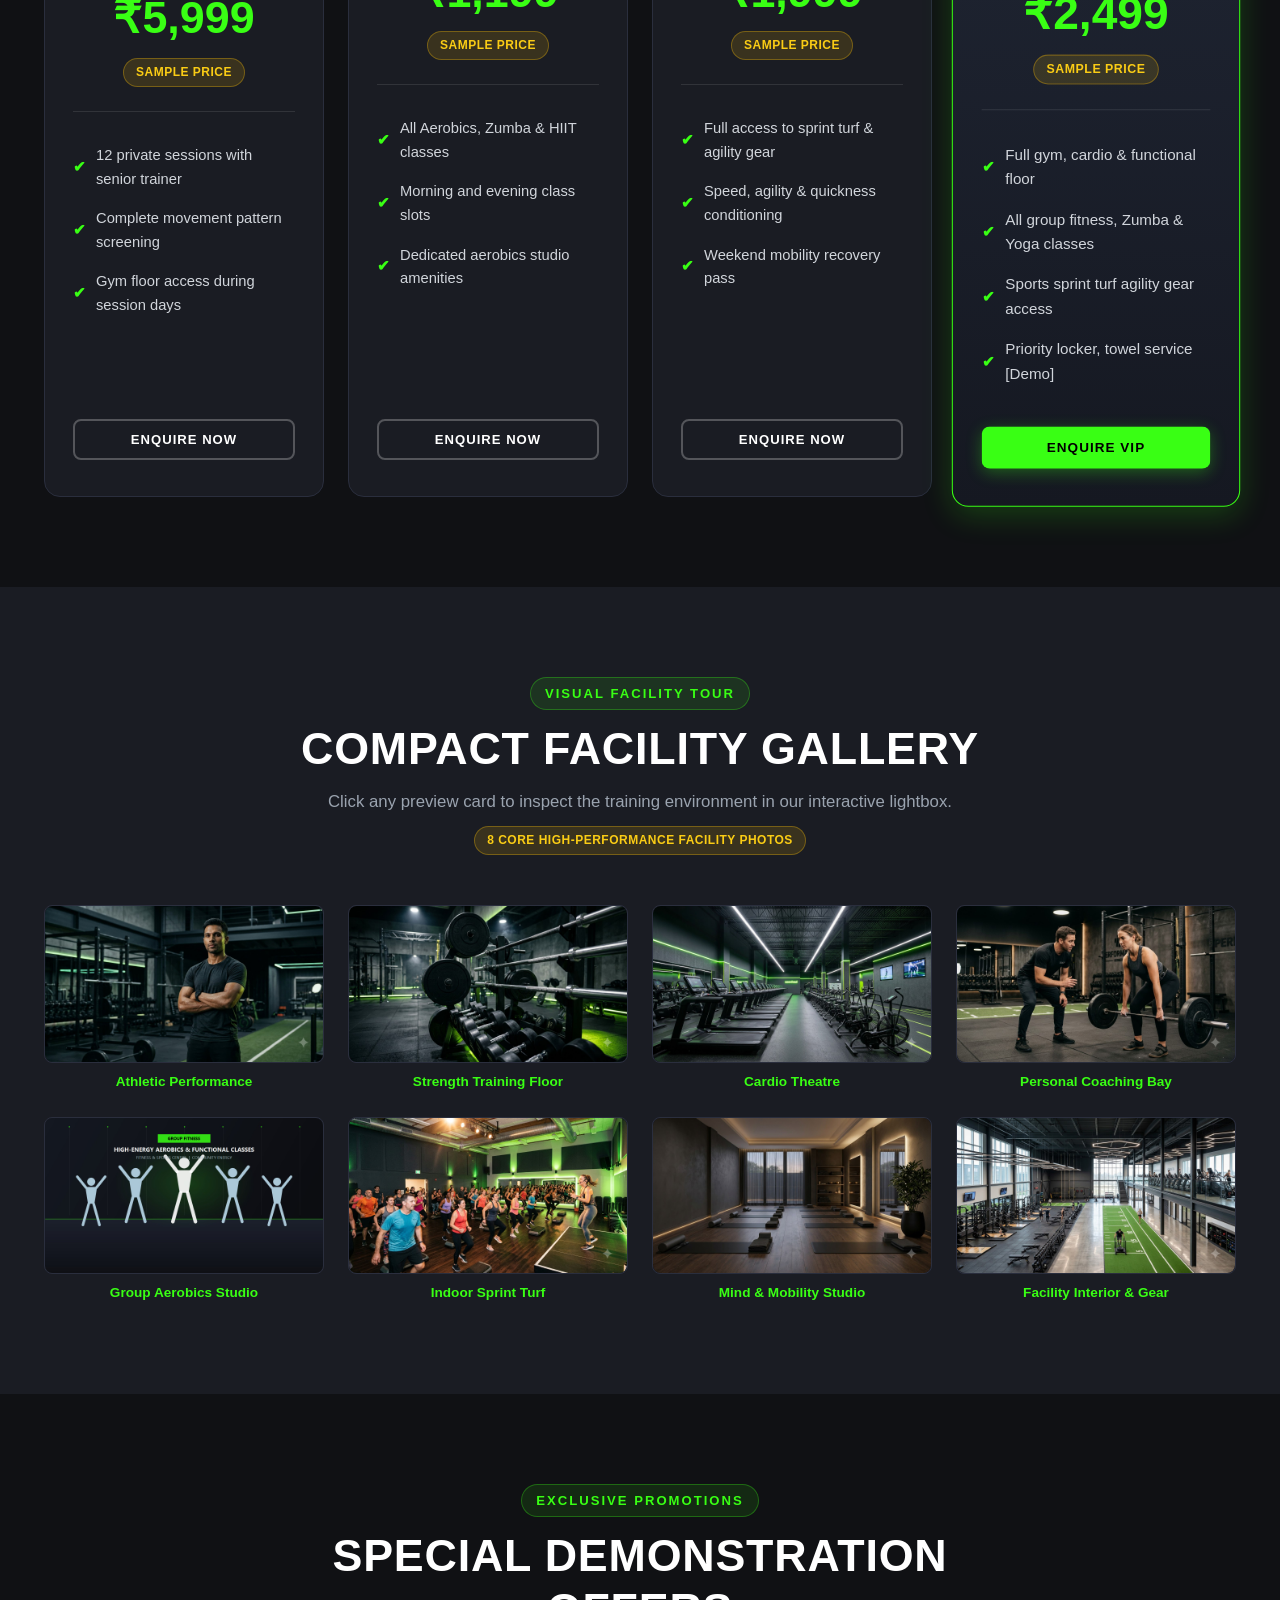
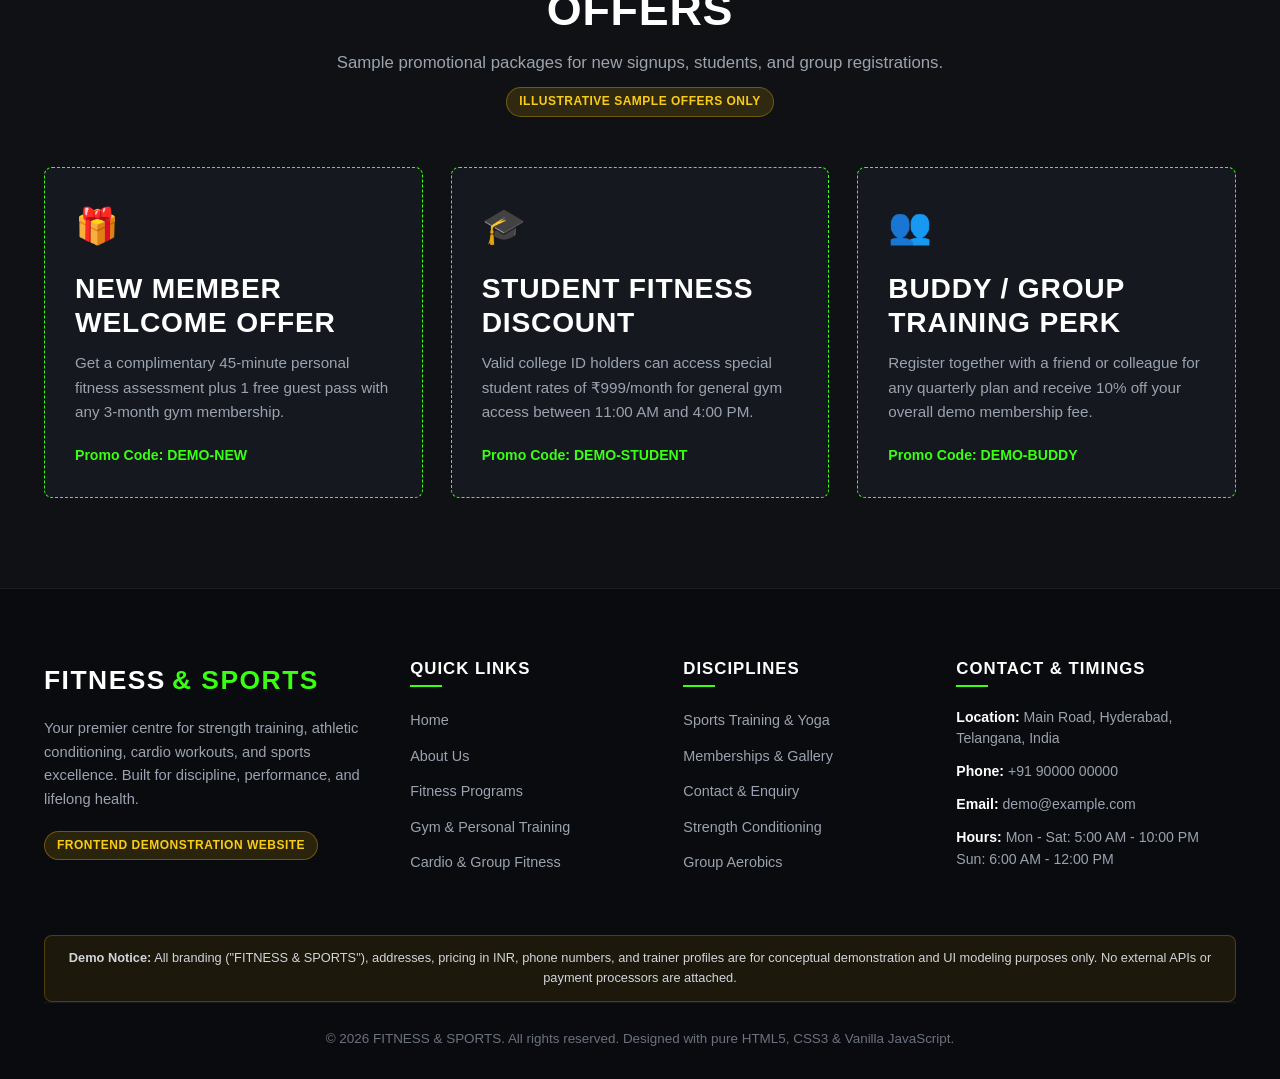
<file: memberships-gallery.html>
<!DOCTYPE html>
<html lang="en">
<head>
  <meta charset="UTF-8">
  <meta name="viewport" content="width=device-width, initial-scale=1.0">
  <title>Memberships & Gallery | FITNESS & SPORTS</title>
  <meta name="description" content="View our 8 illustrative membership plans, special member offers, and compact 8-placeholder visual facility gallery at FITNESS & SPORTS.">
  <link rel="stylesheet" href="css/style.css">
</head>
<body>

  <!-- ================= HEADER & NAVIGATION ================= -->
  <header class="site-header">
    <div class="container nav-container">
      <a href="index.html" class="logo" aria-label="FITNESS & SPORTS Home">
        FITNESS <span class="logo-accent">&amp; SPORTS</span>
      </a>

      <button class="hamburger-btn" aria-label="Toggle navigation menu">
        <span></span>
        <span></span>
        <span></span>
      </button>

      <nav class="nav-menu">
        <a href="index.html" class="nav-link">Home</a>
        <a href="about.html" class="nav-link">About</a>
        <div class="nav-dropdown">
          <button class="dropdown-trigger" aria-haspopup="true" aria-expanded="false">
            Programs <span class="dropdown-arrow">&#9660;</span>
          </button>
          <div class="dropdown-menu">
            <a href="fitness-programs.html" class="dropdown-link">
              <strong>All Fitness Programs</strong>
              <span class="desc">Browse 23 signature training modules</span>
            </a>
            <div class="dropdown-divider"></div>
            <a href="gym-training.html" class="dropdown-link">
              <strong>Gym &amp; Personal Training</strong>
              <span class="desc">Strength, free weights &amp; 1-on-1 coaching</span>
            </a>
            <a href="cardio-group-fitness.html" class="dropdown-link">
              <strong>Cardio &amp; Group Fitness</strong>
              <span class="desc">Aerobics, Zumba, HIIT &amp; spin circuits</span>
            </a>
            <a href="sports-yoga.html" class="dropdown-link">
              <strong>Sports Training &amp; Yoga</strong>
              <span class="desc">Athletic turf agility &amp; mindful mobility</span>
            </a>
          </div>
        </div>
        <a href="memberships-gallery.html" class="nav-link active">Memberships</a>
        <a href="contact.html" class="nav-link">Contact</a>
        <a href="contact.html" class="btn btn-primary btn-sm nav-cta">Join Now</a>
      </nav>
    </div>
  </header>

  <!-- ================= HERO BANNER ================= -->
  <section class="page-hero">
    <div class="container">
      <span class="section-label">Transparent Value</span>
      <h1 class="page-hero-title">Memberships &amp; Facility Gallery</h1>
      <p class="page-hero-subtitle">
        Explore flexible membership options, special seasonal packages, and an interactive visual preview of our high-performance facility zones.
      </p>
      <div style="margin-top: 15px;">
        <span class="pill pill-demo">All fees &amp; offers are illustrative demonstration content in INR</span>
      </div>
    </div>
  </section>

  <!-- ================= MEMBERSHIP PLANS (8 APPROVED PLANS) ================= -->
  <section class="section-py bg-dark">
    <div class="container">
      <div class="section-heading-wrapper">
        <span class="section-label">Find Your Fit</span>
        <h2 class="section-title">Membership Plans</h2>
        <p class="section-desc">Choose a tier that matches your frequency, training style, and dedication.</p>
      </div>

      <div class="card-grid-4">
        <!-- 1. Basic Monthly Membership -->
        <div class="pricing-card">
          <div class="pricing-header">
            <h3 class="pricing-title">Basic Monthly</h3>
            <span class="pricing-duration">1 Month Duration</span>
            <div class="pricing-amount">₹1,499</div>
            <span class="pill pill-demo">Sample Price</span>
          </div>
          <ul class="pricing-features">
            <li>Full gym &amp; strength equipment</li>
            <li>Standard locker room access</li>
            <li>Initial fitness orientation</li>
          </ul>
          <a href="contact.html?plan=Basic-Monthly" class="btn btn-secondary btn-sm btn-block">Enquire Now</a>
        </div>

        <!-- 2. Quarterly Membership -->
        <div class="pricing-card">
          <div class="pricing-header">
            <h3 class="pricing-title">Quarterly</h3>
            <span class="pricing-duration">3 Months Duration</span>
            <div class="pricing-amount">₹3,999</div>
            <span class="pill pill-demo">Save ₹498</span>
          </div>
          <ul class="pricing-features">
            <li>Unrestricted gym &amp; cardio floor</li>
            <li>Quarterly progress assessment</li>
            <li>Free hydration bar water refills</li>
          </ul>
          <a href="contact.html?plan=Quarterly-Gym" class="btn btn-secondary btn-sm btn-block">Enquire Now</a>
        </div>

        <!-- 3. Half-Yearly Membership -->
        <div class="pricing-card">
          <div class="pricing-header">
            <h3 class="pricing-title">Half-Yearly</h3>
            <span class="pricing-duration">6 Months Duration</span>
            <div class="pricing-amount">₹6,999</div>
            <span class="pill pill-demo">Save ₹1,995</span>
          </div>
          <ul class="pricing-features">
            <li>Full 6-month uninterrupted gym access</li>
            <li>2 complimentary group class guest passes</li>
            <li>Dedicated locker storage option [Demo]</li>
          </ul>
          <a href="contact.html?plan=Half-Yearly-Gym" class="btn btn-secondary btn-sm btn-block">Enquire Now</a>
        </div>

        <!-- 4. Annual Membership -->
        <div class="pricing-card featured">
          <span class="pricing-badge">Best Overall Value</span>
          <div class="pricing-header">
            <h3 class="pricing-title">Annual Membership</h3>
            <span class="pricing-duration">12 Months Full Access</span>
            <div class="pricing-amount">₹11,999</div>
            <span class="pill pill-demo">Save ₹5,989</span>
          </div>
          <ul class="pricing-features">
            <li>Full year unrestricted gym &amp; cardio</li>
            <li>1 complimentary 1-on-1 PT consultation</li>
            <li>Access to monthly member challenges</li>
            <li>Freeze membership up to 30 days [Demo]</li>
          </ul>
          <a href="contact.html?plan=Annual-Membership" class="btn btn-primary btn-sm btn-block">Enquire Annual</a>
        </div>

        <!-- 5. Personal Training Package -->
        <div class="pricing-card">
          <div class="pricing-header">
            <h3 class="pricing-title">Personal Training</h3>
            <span class="pricing-duration">12 One-on-One Sessions</span>
            <div class="pricing-amount">₹5,999</div>
            <span class="pill pill-demo">Sample Price</span>
          </div>
          <ul class="pricing-features">
            <li>12 private sessions with senior trainer</li>
            <li>Complete movement pattern screening</li>
            <li>Gym floor access during session days</li>
          </ul>
          <a href="contact.html?plan=Personal-Training-Package" class="btn btn-secondary btn-sm btn-block">Enquire Now</a>
        </div>

        <!-- 6. Group Fitness Package -->
        <div class="pricing-card">
          <div class="pricing-header">
            <h3 class="pricing-title">Group Fitness</h3>
            <span class="pricing-duration">1 Month Unlimited Classes</span>
            <div class="pricing-amount">₹1,199</div>
            <span class="pill pill-demo">Sample Price</span>
          </div>
          <ul class="pricing-features">
            <li>All Aerobics, Zumba &amp; HIIT classes</li>
            <li>Morning and evening class slots</li>
            <li>Dedicated aerobics studio amenities</li>
          </ul>
          <a href="contact.html?plan=Group-Fitness-Package" class="btn btn-secondary btn-sm btn-block">Enquire Now</a>
        </div>

        <!-- 7. Sports Training Package -->
        <div class="pricing-card">
          <div class="pricing-header">
            <h3 class="pricing-title">Sports Training</h3>
            <span class="pricing-duration">Monthly Athletic Turf</span>
            <div class="pricing-amount">₹1,999</div>
            <span class="pill pill-demo">Sample Price</span>
          </div>
          <ul class="pricing-features">
            <li>Full access to sprint turf &amp; agility gear</li>
            <li>Speed, agility &amp; quickness conditioning</li>
            <li>Weekend mobility recovery pass</li>
          </ul>
          <a href="contact.html?plan=Sports-Training-Package" class="btn btn-secondary btn-sm btn-block">Enquire Now</a>
        </div>

        <!-- 8. Premium All-Access Membership -->
        <div class="pricing-card featured">
          <span class="pricing-badge">VIP Comprehensive</span>
          <div class="pricing-header">
            <h3 class="pricing-title">Premium All-Access</h3>
            <span class="pricing-duration">1 Month Total Facility</span>
            <div class="pricing-amount">₹2,499</div>
            <span class="pill pill-demo">Sample Price</span>
          </div>
          <ul class="pricing-features">
            <li>Full gym, cardio &amp; functional floor</li>
            <li>All group fitness, Zumba &amp; Yoga classes</li>
            <li>Sports sprint turf agility gear access</li>
            <li>Priority locker, towel service [Demo]</li>
          </ul>
          <a href="contact.html?plan=Premium-All-Access" class="btn btn-primary btn-sm btn-block">Enquire VIP</a>
        </div>
      </div>
    </div>
  </section>

  <!-- ================= COMPACT FACILITY GALLERY (8 CORE IMAGES) ================= -->
  <section class="section-py bg-charcoal">
    <div class="container">
      <div class="section-heading-wrapper">
        <span class="section-label">Visual Facility Tour</span>
        <h2 class="section-title">Compact Facility Gallery</h2>
        <p class="section-desc">Click any preview card to inspect the training environment in our interactive lightbox.</p>
        <span class="pill pill-demo" style="margin-top: 10px;">8 Core High-Performance Facility Photos</span>
      </div>

      <div class="card-grid-4">

        <!-- 1. Hero / Athletic Professional -->
        <div class="gallery-card" style="cursor: pointer;">
          <!-- Reusable Image 1: fitness-sports-hero -->
          <div class="media-container">
            <img src="assets/images/fitness-sports-hero.jpg" alt="Athletic fitness professional training in a modern gym environment" class="responsive-img" loading="lazy">
          </div>
          <p style="text-align: center; font-size: 0.85rem; margin-top: 8px; color: var(--color-accent); font-weight: 700;">Athletic Performance</p>
        </div>

        <!-- 2. Gym Strength Training -->
        <div class="gallery-card" style="cursor: pointer;">
          <!-- Reusable Image 2: gym-strength-training -->
          <div class="media-container">
            <img src="assets/images/gym-strength-training.jpg" alt="Strength training with dumbbells, barbells, and gym equipment" class="responsive-img" loading="lazy">
          </div>
          <p style="text-align: center; font-size: 0.85rem; margin-top: 8px; color: var(--color-accent); font-weight: 700;">Strength Training Floor</p>
        </div>

        <!-- 3. Fitness Cardio -->
        <div class="gallery-card" style="cursor: pointer;">
          <!-- Reusable Image 3: fitness-cardio -->
          <div class="media-container">
            <img src="assets/images/fitness-cardio.jpg" alt="Treadmill, cycling, and cardio workout environment" class="responsive-img" loading="lazy">
          </div>
          <p style="text-align: center; font-size: 0.85rem; margin-top: 8px; color: var(--color-accent); font-weight: 700;">Cardio Theatre</p>
        </div>

        <!-- 4. Personal Training -->
        <div class="gallery-card" style="cursor: pointer;">
          <!-- Reusable Image 4: personal-training -->
          <div class="media-container">
            <img src="assets/images/personal-training.jpg" alt="Professional trainer guiding a client through a workout" class="responsive-img" loading="lazy">
          </div>
          <p style="text-align: center; font-size: 0.85rem; margin-top: 8px; color: var(--color-accent); font-weight: 700;">Personal Coaching Bay</p>
        </div>

        <!-- 5. Group Fitness -->
        <div class="gallery-card" style="cursor: pointer;">
          <!-- Reusable Image 5: group-fitness -->
          <div class="media-container">
            <img src="assets/images/group-fitness.jpg" alt="Group workout, aerobics, or functional fitness class" class="responsive-img" loading="lazy">
          </div>
          <p style="text-align: center; font-size: 0.85rem; margin-top: 8px; color: var(--color-accent); font-weight: 700;">Group Aerobics Studio</p>
        </div>

        <!-- 6. Sports Training -->
        <div class="gallery-card" style="cursor: pointer;">
          <!-- Reusable Image 6: sports-training -->
          <div class="media-container">
            <img src="assets/images/sports-training.jpg" alt="Athletes participating in sports practice and physical training" class="responsive-img" loading="lazy">
          </div>
          <p style="text-align: center; font-size: 0.85rem; margin-top: 8px; color: var(--color-accent); font-weight: 700;">Indoor Sprint Turf</p>
        </div>

        <!-- 7. Yoga & Stretching -->
        <div class="gallery-card" style="cursor: pointer;">
          <!-- Reusable Image 7: yoga-stretching -->
          <div class="media-container">
            <img src="assets/images/yoga-stretching.jpg" alt="Yoga, mobility, and stretching session" class="responsive-img" loading="lazy">
          </div>
          <p style="text-align: center; font-size: 0.85rem; margin-top: 8px; color: var(--color-accent); font-weight: 700;">Mind &amp; Mobility Studio</p>
        </div>

        <!-- 8. Fitness Centre Interior -->
        <div class="gallery-card" style="cursor: pointer;">
          <!-- Reusable Image 8: fitness-centre-interior -->
          <div class="media-container">
            <img src="assets/images/fitness-centre-interior.jpg" alt="Modern gym and sports facility interior with equipment" class="responsive-img" loading="lazy">
          </div>
          <p style="text-align: center; font-size: 0.85rem; margin-top: 8px; color: var(--color-accent); font-weight: 700;">Facility Interior &amp; Gear</p>
        </div>

      </div>
    </div>
  </section>

  <!-- ================= SPECIAL DEMO OFFERS ================= -->
  <section class="section-py bg-dark">
    <div class="container">
      <div class="section-heading-wrapper">
        <span class="section-label">Exclusive Promotions</span>
        <h2 class="section-title">Special Demonstration Offers</h2>
        <p class="section-desc">Sample promotional packages for new signups, students, and group registrations.</p>
        <span class="pill pill-demo" style="margin-top: 10px;">Illustrative Sample Offers Only</span>
      </div>

      <div class="card-grid-3">
        <div class="feature-card" style="border: 1px dashed var(--color-accent);">
          <div class="card-icon">🎁</div>
          <h3>New Member Welcome Offer</h3>
          <p>Get a complimentary 45-minute personal fitness assessment plus 1 free guest pass with any 3-month gym membership.</p>
          <span class="text-accent" style="font-weight: 700; font-size: 0.88rem;">Promo Code: DEMO-NEW</span>
        </div>

        <div class="feature-card" style="border: 1px dashed var(--color-accent);">
          <div class="card-icon">🎓</div>
          <h3>Student Fitness Discount</h3>
          <p>Valid college ID holders can access special student rates of ₹999/month for general gym access between 11:00 AM and 4:00 PM.</p>
          <span class="text-accent" style="font-weight: 700; font-size: 0.88rem;">Promo Code: DEMO-STUDENT</span>
        </div>

        <div class="feature-card" style="border: 1px dashed var(--color-accent);">
          <div class="card-icon">👥</div>
          <h3>Buddy / Group Training Perk</h3>
          <p>Register together with a friend or colleague for any quarterly plan and receive 10% off your overall demo membership fee.</p>
          <span class="text-accent" style="font-weight: 700; font-size: 0.88rem;">Promo Code: DEMO-BUDDY</span>
        </div>
      </div>
    </div>
  </section>

  <!-- ================= LIGHTBOX MODAL ================= -->
  <div id="lightboxModal" class="lightbox-modal">
    <div class="lightbox-content">
      <button id="lightboxClose" class="lightbox-close" aria-label="Close Preview">&times;</button>
      <div id="lightboxBody">
        <!-- Injected clone of placeholder -->
      </div>
      <p style="color: var(--color-text-muted); font-size: 0.85rem; margin-top: 15px;">
        Placeholder container preview. Actual high-resolution photography can be mapped here seamlessly.
      </p>
    </div>
  </div>

  <!-- ================= FOOTER ================= -->
  <footer class="site-footer">
    <div class="container">
      <div class="footer-grid">
        <div class="footer-brand">
          <a href="index.html" class="logo">FITNESS <span class="logo-accent">&amp; SPORTS</span></a>
          <p>
            Your premier centre for strength training, athletic conditioning, cardio workouts, and sports excellence. Built for discipline, performance, and lifelong health.
          </p>
          <span class="pill pill-demo">Frontend Demonstration Website</span>
        </div>

        <div class="footer-col">
          <h4>Quick Links</h4>
          <ul class="footer-links">
            <li><a href="index.html">Home</a></li>
            <li><a href="about.html">About Us</a></li>
            <li><a href="fitness-programs.html">Fitness Programs</a></li>
            <li><a href="gym-training.html">Gym &amp; Personal Training</a></li>
            <li><a href="cardio-group-fitness.html">Cardio &amp; Group Fitness</a></li>
          </ul>
        </div>

        <div class="footer-col">
          <h4>Disciplines</h4>
          <ul class="footer-links">
            <li><a href="sports-yoga.html">Sports Training &amp; Yoga</a></li>
            <li><a href="memberships-gallery.html">Memberships &amp; Gallery</a></li>
            <li><a href="contact.html">Contact &amp; Enquiry</a></li>
            <li><a href="fitness-programs.html?filter=strength">Strength Conditioning</a></li>
            <li><a href="fitness-programs.html?filter=group">Group Aerobics</a></li>
          </ul>
        </div>

        <div class="footer-col">
          <h4>Contact &amp; Timings</h4>
          <ul class="footer-contact-info">
            <li><strong>Location:</strong> Main Road, Hyderabad, Telangana, India</li>
            <li><strong>Phone:</strong> +91 90000 00000</li>
            <li><strong>Email:</strong> demo@example.com</li>
            <li><strong>Hours:</strong> Mon - Sat: 5:00 AM - 10:00 PM<br>Sun: 6:00 AM - 12:00 PM</li>
          </ul>
        </div>
      </div>

      <div class="demo-disclaimer-box">
        <strong>Demo Notice:</strong> All branding ("FITNESS &amp; SPORTS"), addresses, pricing in INR, phone numbers, and trainer profiles are for conceptual demonstration and UI modeling purposes only. No external APIs or payment processors are attached.
      </div>

      <div class="footer-bottom">
        <p>&copy; 2026 FITNESS &amp; SPORTS. All rights reserved. Designed with pure HTML5, CSS3 &amp; Vanilla JavaScript.</p>
      </div>
    </div>
  </footer>

  <!-- Back to Top Button -->
  <button id="backToTopBtn" class="back-to-top" aria-label="Back to Top">&uarr;</button>

  <script src="js/script.js"></script>
</body>
</html>
</file>
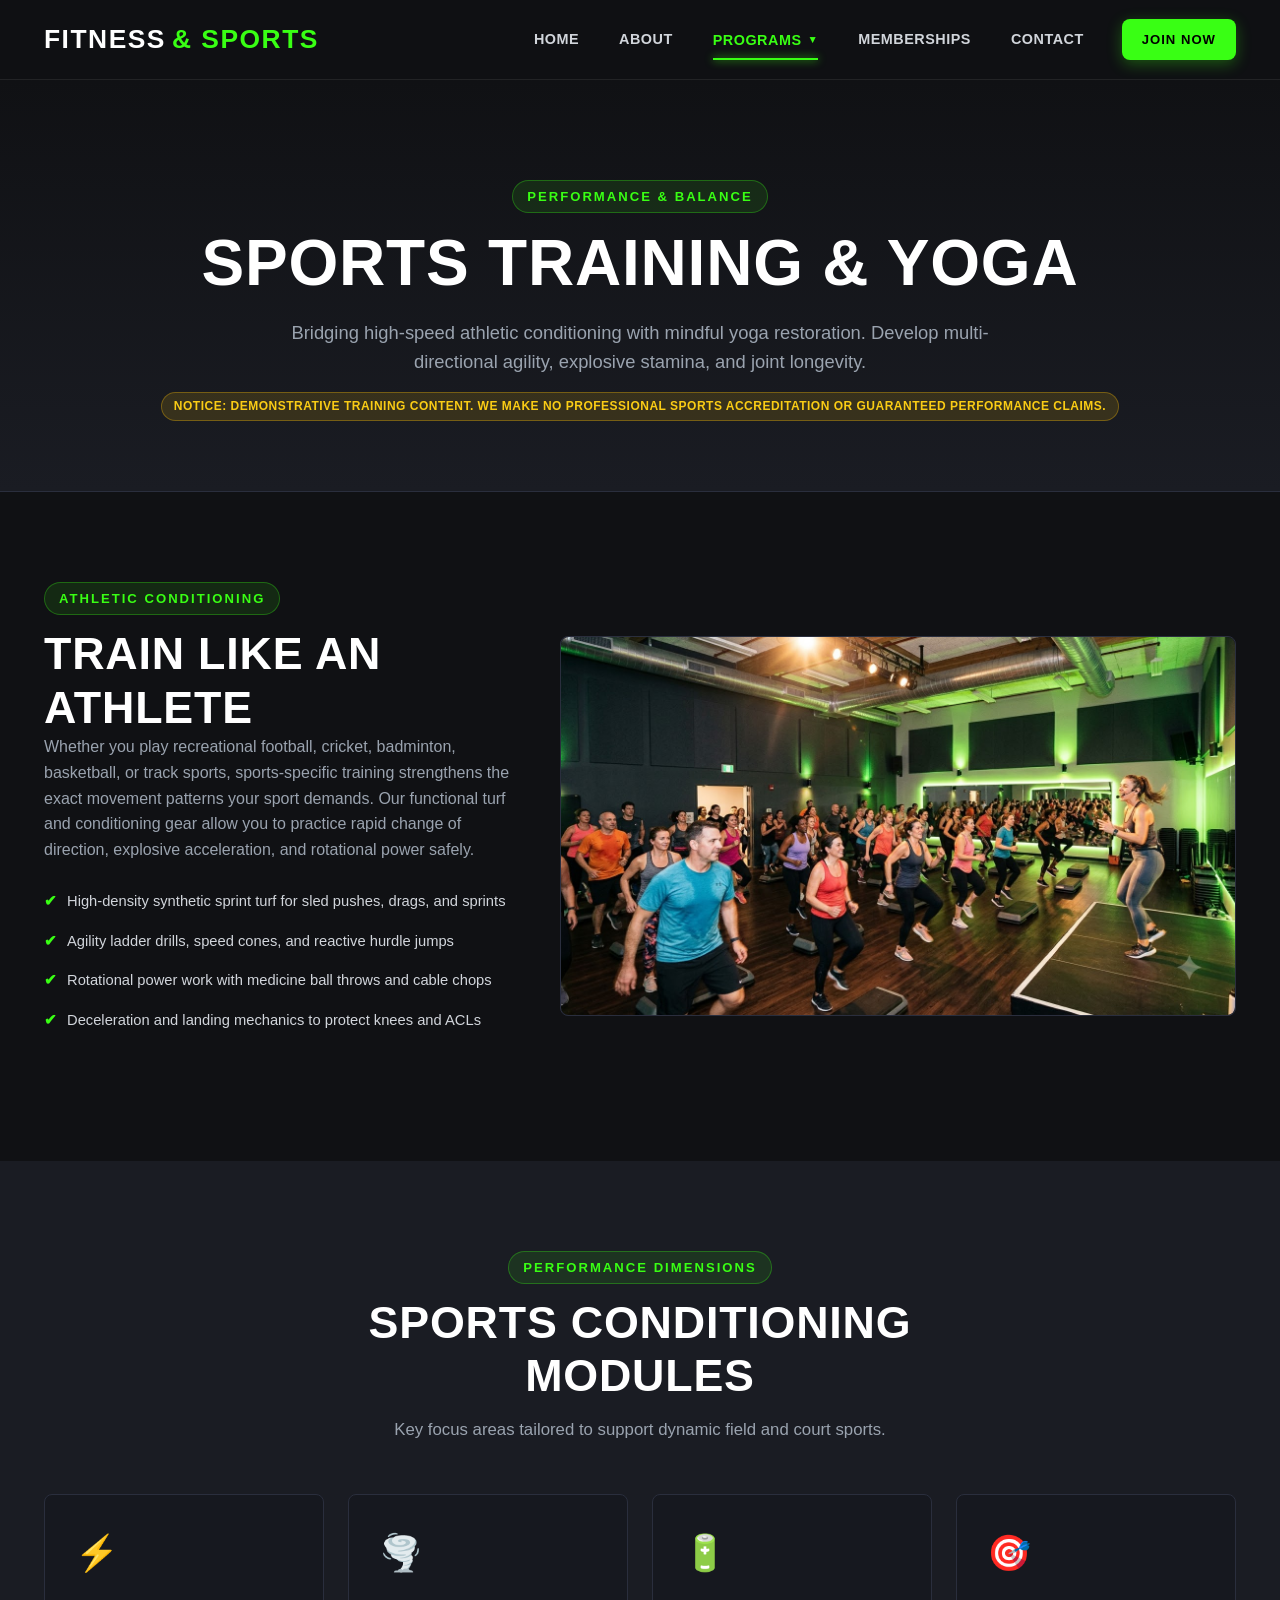
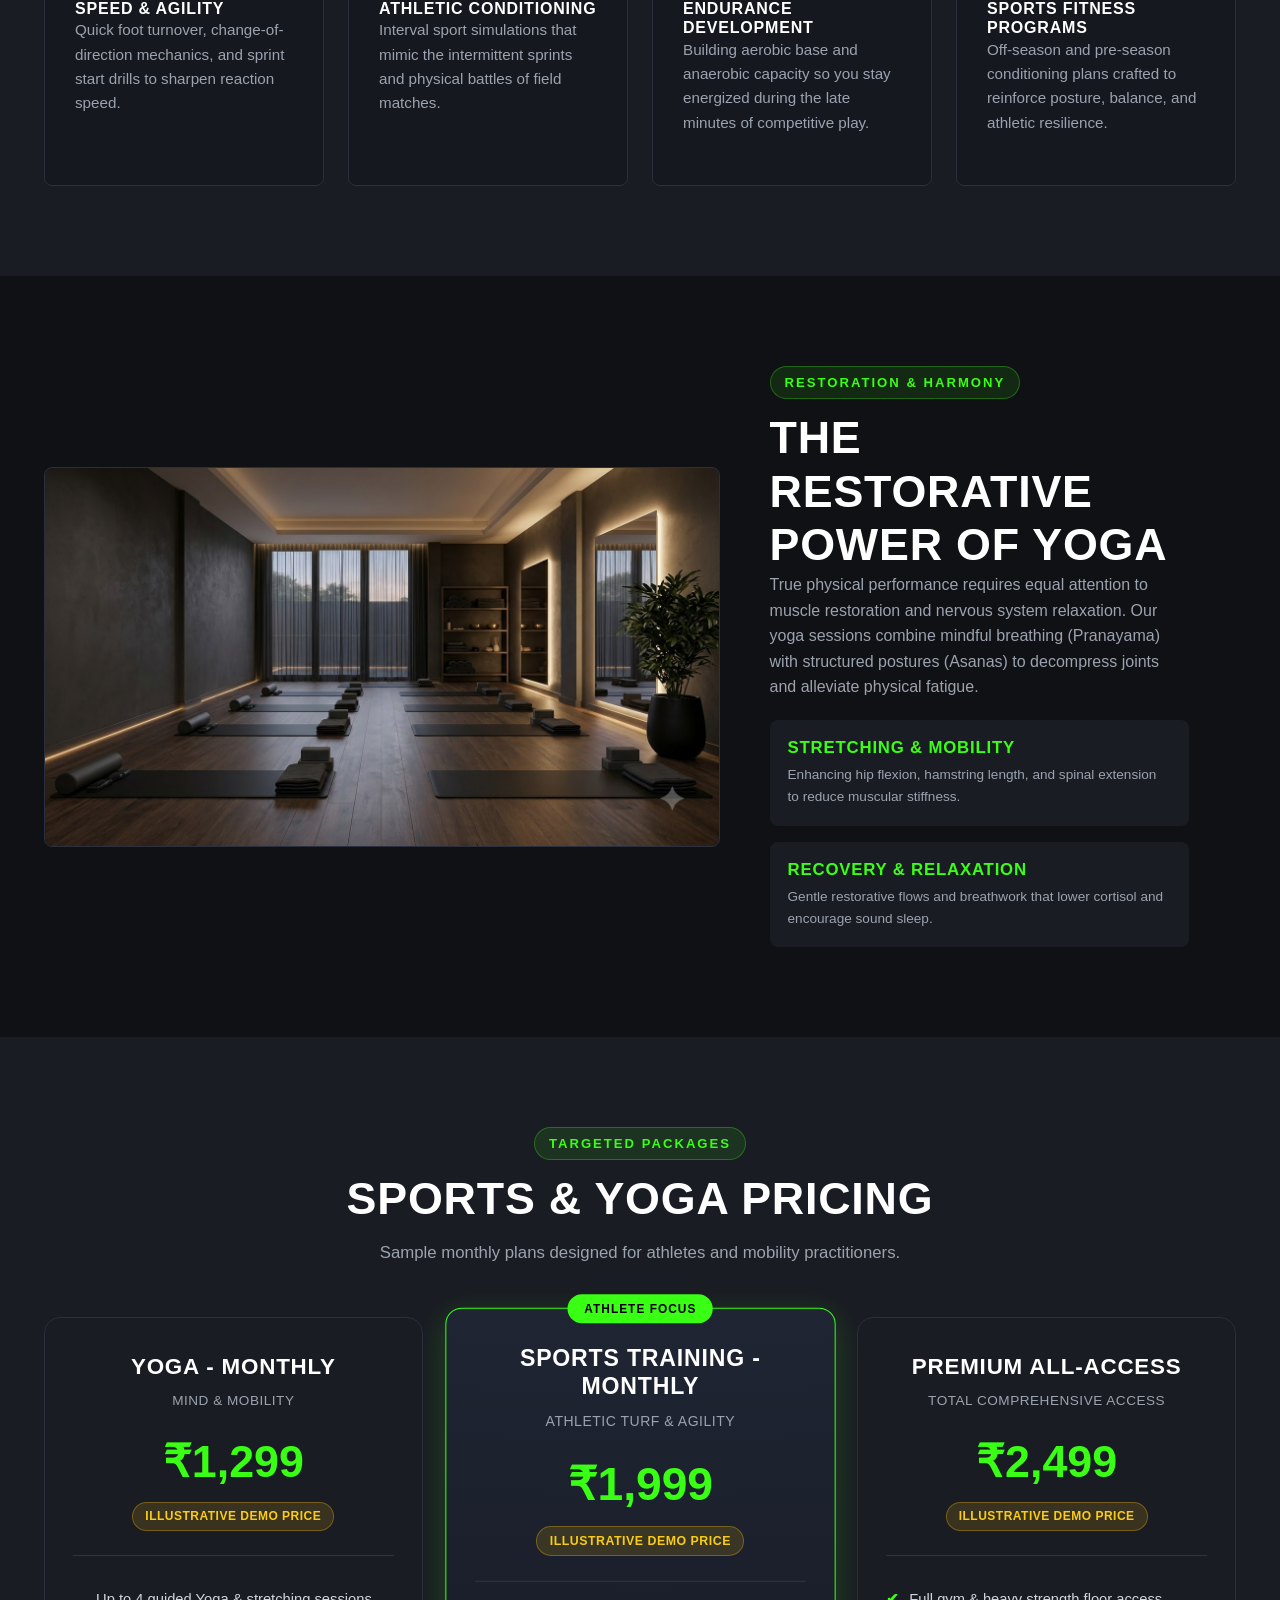
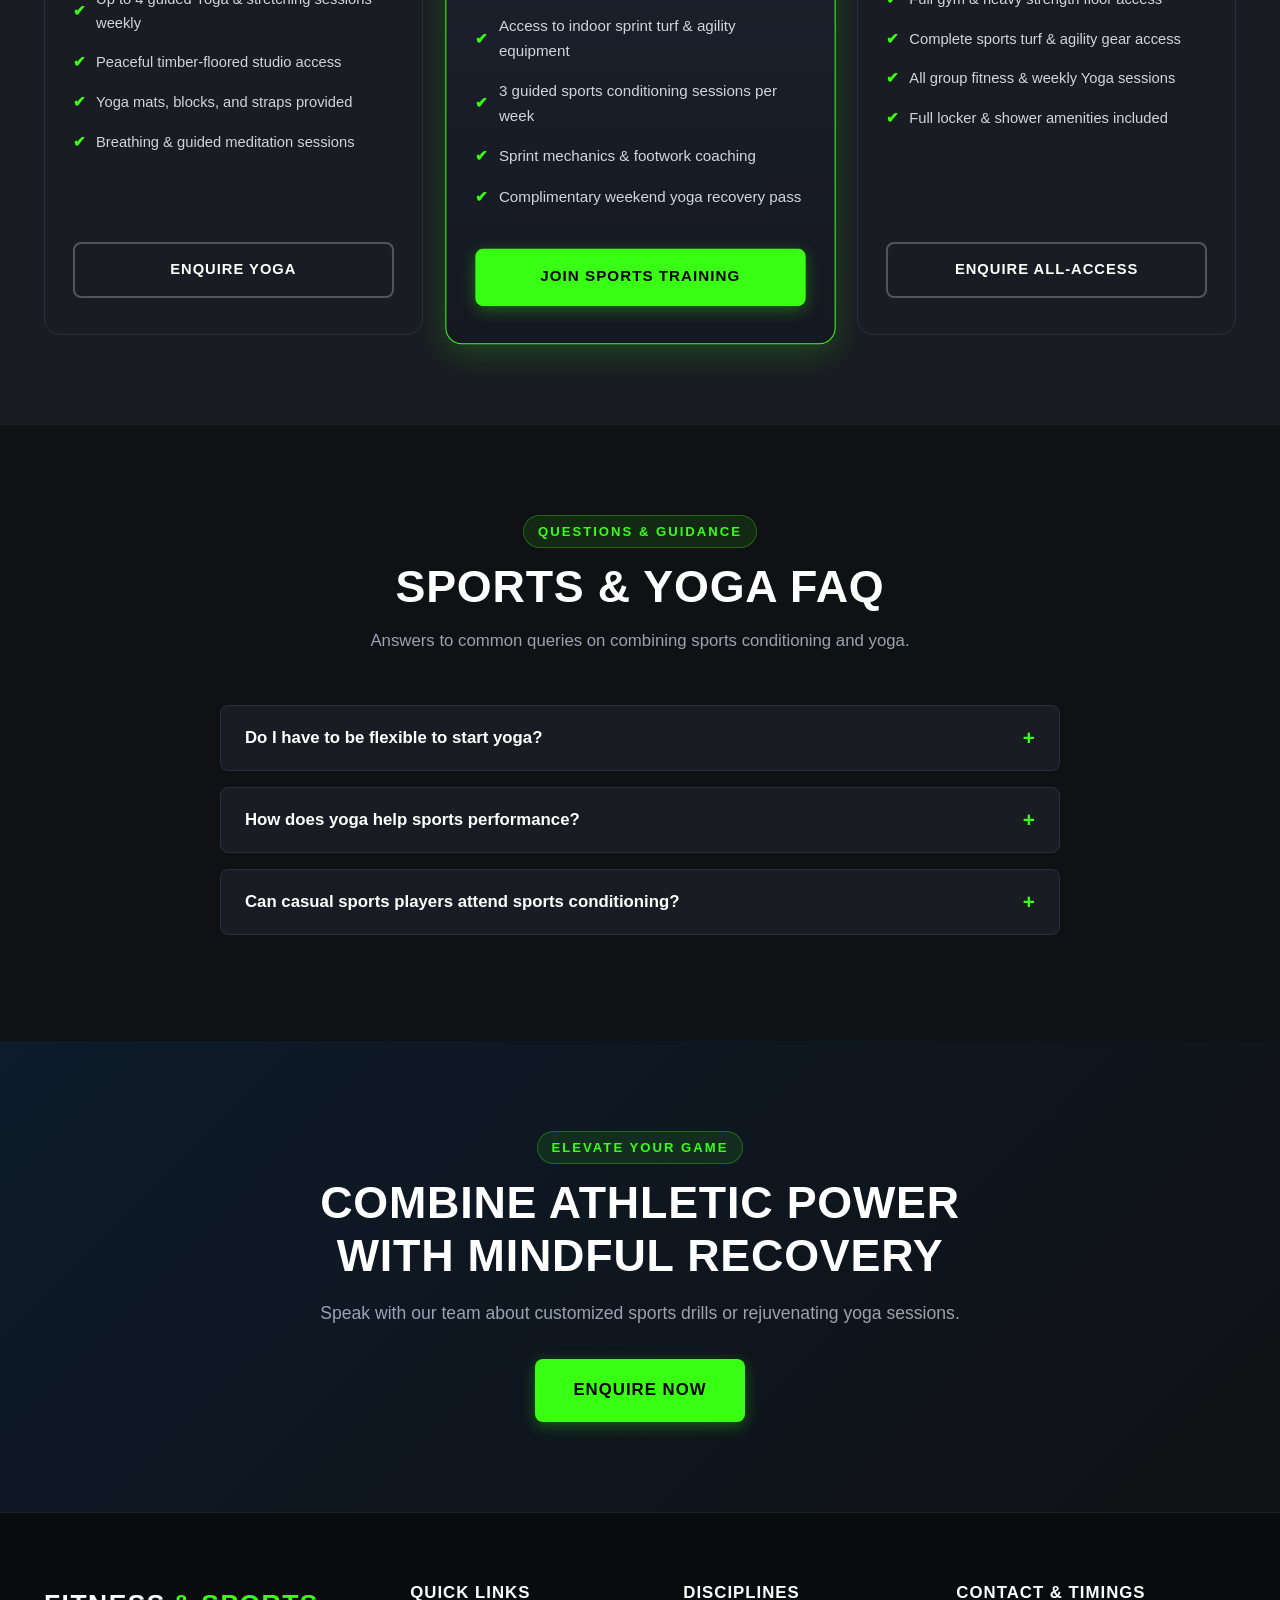
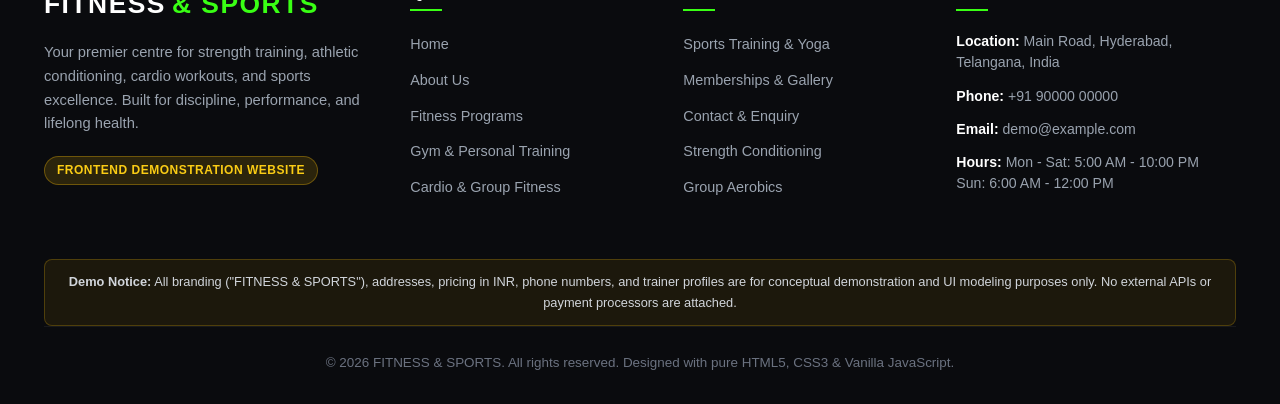
<file: sports-yoga.html>
<!DOCTYPE html>
<html lang="en">
<head>
  <meta charset="UTF-8">
  <meta name="viewport" content="width=device-width, initial-scale=1.0">
  <title>Sports Training & Yoga | FITNESS & SPORTS</title>
  <meta name="description" content="Athletic conditioning, agility, speed development, and restorative yoga sessions at FITNESS & SPORTS.">
  <link rel="stylesheet" href="css/style.css">
</head>
<body>

  <!-- ================= HEADER & NAVIGATION ================= -->
  <header class="site-header">
    <div class="container nav-container">
      <a href="index.html" class="logo" aria-label="FITNESS & SPORTS Home">
        FITNESS <span class="logo-accent">&amp; SPORTS</span>
      </a>

      <button class="hamburger-btn" aria-label="Toggle navigation menu">
        <span></span>
        <span></span>
        <span></span>
      </button>

      <nav class="nav-menu">
        <a href="index.html" class="nav-link">Home</a>
        <a href="about.html" class="nav-link">About</a>
        <div class="nav-dropdown">
          <button class="dropdown-trigger active" aria-haspopup="true" aria-expanded="false">
            Programs <span class="dropdown-arrow">&#9660;</span>
          </button>
          <div class="dropdown-menu">
            <a href="fitness-programs.html" class="dropdown-link">
              <strong>All Fitness Programs</strong>
              <span class="desc">Browse 23 signature training modules</span>
            </a>
            <div class="dropdown-divider"></div>
            <a href="gym-training.html" class="dropdown-link">
              <strong>Gym &amp; Personal Training</strong>
              <span class="desc">Strength, free weights &amp; 1-on-1 coaching</span>
            </a>
            <a href="cardio-group-fitness.html" class="dropdown-link">
              <strong>Cardio &amp; Group Fitness</strong>
              <span class="desc">Aerobics, Zumba, HIIT &amp; spin circuits</span>
            </a>
            <a href="sports-yoga.html" class="dropdown-link active">
              <strong>Sports Training &amp; Yoga</strong>
              <span class="desc">Athletic turf agility &amp; mindful mobility</span>
            </a>
          </div>
        </div>
        <a href="memberships-gallery.html" class="nav-link">Memberships</a>
        <a href="contact.html" class="nav-link">Contact</a>
        <a href="contact.html" class="btn btn-primary btn-sm nav-cta">Join Now</a>
      </nav>
    </div>
  </header>

  <!-- ================= HERO BANNER ================= -->
  <section class="page-hero">
    <div class="container">
      <span class="section-label">Performance &amp; Balance</span>
      <h1 class="page-hero-title">Sports Training &amp; Yoga</h1>
      <p class="page-hero-subtitle">
        Bridging high-speed athletic conditioning with mindful yoga restoration. Develop multi-directional agility, explosive stamina, and joint longevity.
      </p>
      <div style="margin-top: 15px;">
        <span class="pill pill-demo">Notice: Demonstrative training content. We make no professional sports accreditation or guaranteed performance claims.</span>
      </div>
    </div>
  </section>

  <!-- ================= SPORTS TRAINING INTRODUCTION ================= -->
  <section class="section-py bg-dark">
    <div class="container">
      <div class="home-hero-grid">
        <div class="sports-info">
          <span class="section-label">Athletic Conditioning</span>
          <h2>Train Like an Athlete</h2>
          <p class="text-muted" style="margin-bottom: 20px;">
            Whether you play recreational football, cricket, badminton, basketball, or track sports, sports-specific training strengthens the exact movement patterns your sport demands. Our functional turf and conditioning gear allow you to practice rapid change of direction, explosive acceleration, and rotational power safely.
          </p>
          <ul class="pricing-features">
            <li>High-density synthetic sprint turf for sled pushes, drags, and sprints</li>
            <li>Agility ladder drills, speed cones, and reactive hurdle jumps</li>
            <li>Rotational power work with medicine ball throws and cable chops</li>
            <li>Deceleration and landing mechanics to protect knees and ACLs</li>
          </ul>
        </div>

        <div class="sports-media">
          <!-- Reusable Image 6: sports-training -->
          <div class="media-container" style="min-height: 380px;">
            <img src="assets/images/sports-training.jpg" alt="Athletes participating in sports practice and physical training" class="responsive-img" loading="lazy">
          </div>
        </div>
      </div>
    </div>
  </section>

  <!-- ================= SPORTS DISCIPLINES ================= -->
  <section class="section-py bg-charcoal">
    <div class="container">
      <div class="section-heading-wrapper">
        <span class="section-label">Performance Dimensions</span>
        <h2 class="section-title">Sports Conditioning Modules</h2>
        <p class="section-desc">Key focus areas tailored to support dynamic field and court sports.</p>
      </div>

      <div class="card-grid-4">
        <div class="feature-card">
          <div class="card-icon">⚡</div>
          <h4>Speed &amp; Agility</h4>
          <p>Quick foot turnover, change-of-direction mechanics, and sprint start drills to sharpen reaction speed.</p>
        </div>

        <div class="feature-card">
          <div class="card-icon">🌪️</div>
          <h4>Athletic Conditioning</h4>
          <p>Interval sport simulations that mimic the intermittent sprints and physical battles of field matches.</p>
        </div>

        <div class="feature-card">
          <div class="card-icon">🔋</div>
          <h4>Endurance Development</h4>
          <p>Building aerobic base and anaerobic capacity so you stay energized during the late minutes of competitive play.</p>
        </div>

        <div class="feature-card">
          <div class="card-icon">🎯</div>
          <h4>Sports Fitness Programs</h4>
          <p>Off-season and pre-season conditioning plans crafted to reinforce posture, balance, and athletic resilience.</p>
        </div>
      </div>
    </div>
  </section>

  <!-- ================= YOGA & MOBILITY SHOWCASE ================= -->
  <section class="section-py bg-dark">
    <div class="container">
      <div class="home-hero-grid">
        <div class="yoga-media">
          <!-- Reusable Image 7: yoga-stretching -->
          <div class="media-container" style="min-height: 380px;">
            <img src="assets/images/yoga-stretching.jpg" alt="Yoga, mobility, and stretching session" class="responsive-img" loading="lazy">
          </div>
        </div>

        <div class="yoga-info">
          <span class="section-label">Restoration &amp; Harmony</span>
          <h2>The Restorative Power of Yoga</h2>
          <p class="text-muted" style="margin-bottom: 20px;">
            True physical performance requires equal attention to muscle restoration and nervous system relaxation. Our yoga sessions combine mindful breathing (Pranayama) with structured postures (Asanas) to decompress joints and alleviate physical fatigue.
          </p>
          <div class="card-grid-2" style="gap: 16px;">
            <div style="background: var(--color-secondary); padding: 18px; border-radius: 8px;">
              <h4 style="color: var(--color-accent); font-size: 1.05rem; margin-bottom: 6px;">Stretching &amp; Mobility</h4>
              <p class="text-muted" style="font-size: 0.85rem;">Enhancing hip flexion, hamstring length, and spinal extension to reduce muscular stiffness.</p>
            </div>
            <div style="background: var(--color-secondary); padding: 18px; border-radius: 8px;">
              <h4 style="color: var(--color-accent); font-size: 1.05rem; margin-bottom: 6px;">Recovery &amp; Relaxation</h4>
              <p class="text-muted" style="font-size: 0.85rem;">Gentle restorative flows and breathwork that lower cortisol and encourage sound sleep.</p>
            </div>
          </div>
        </div>
      </div>
    </div>
  </section>

  <!-- ================= SPORTS & YOGA PACKAGES ================= -->
  <section class="section-py bg-charcoal">
    <div class="container">
      <div class="section-heading-wrapper">
        <span class="section-label">Targeted Packages</span>
        <h2 class="section-title">Sports &amp; Yoga Pricing</h2>
        <p class="section-desc">Sample monthly plans designed for athletes and mobility practitioners.</p>
      </div>

      <div class="card-grid-3">
        <!-- Yoga Monthly -->
        <div class="pricing-card">
          <div class="pricing-header">
            <h3 class="pricing-title">Yoga - Monthly</h3>
            <span class="pricing-duration">Mind &amp; Mobility</span>
            <div class="pricing-amount">₹1,299</div>
            <span class="pill pill-demo">Illustrative Demo Price</span>
          </div>
          <ul class="pricing-features">
            <li>Up to 4 guided Yoga &amp; stretching sessions weekly</li>
            <li>Peaceful timber-floored studio access</li>
            <li>Yoga mats, blocks, and straps provided</li>
            <li>Breathing &amp; guided meditation sessions</li>
          </ul>
          <a href="contact.html?plan=Yoga-Monthly" class="btn btn-secondary btn-block">Enquire Yoga</a>
        </div>

        <!-- Sports Training Monthly (Featured) -->
        <div class="pricing-card featured">
          <span class="pricing-badge">Athlete Focus</span>
          <div class="pricing-header">
            <h3 class="pricing-title">Sports Training - Monthly</h3>
            <span class="pricing-duration">Athletic Turf &amp; Agility</span>
            <div class="pricing-amount">₹1,999</div>
            <span class="pill pill-demo">Illustrative Demo Price</span>
          </div>
          <ul class="pricing-features">
            <li>Access to indoor sprint turf &amp; agility equipment</li>
            <li>3 guided sports conditioning sessions per week</li>
            <li>Sprint mechanics &amp; footwork coaching</li>
            <li>Complimentary weekend yoga recovery pass</li>
          </ul>
          <a href="contact.html?plan=Sports-Training-Monthly" class="btn btn-primary btn-block">Join Sports Training</a>
        </div>

        <!-- Premium All-Access -->
        <div class="pricing-card">
          <div class="pricing-header">
            <h3 class="pricing-title">Premium All-Access</h3>
            <span class="pricing-duration">Total Comprehensive Access</span>
            <div class="pricing-amount">₹2,499</div>
            <span class="pill pill-demo">Illustrative Demo Price</span>
          </div>
          <ul class="pricing-features">
            <li>Full gym &amp; heavy strength floor access</li>
            <li>Complete sports turf &amp; agility gear access</li>
            <li>All group fitness &amp; weekly Yoga sessions</li>
            <li>Full locker &amp; shower amenities included</li>
          </ul>
          <a href="contact.html?plan=Premium-All-Access" class="btn btn-secondary btn-block">Enquire All-Access</a>
        </div>
      </div>
    </div>
  </section>

  <!-- ================= FREQUENTLY ASKED QUESTIONS ================= -->
  <section class="section-py bg-dark">
    <div class="container">
      <div class="section-heading-wrapper">
        <span class="section-label">Questions &amp; Guidance</span>
        <h2 class="section-title">Sports &amp; Yoga FAQ</h2>
        <p class="section-desc">Answers to common queries on combining sports conditioning and yoga.</p>
      </div>

      <div class="faq-container">
        <!-- FAQ 1 -->
        <div class="faq-item">
          <button class="faq-question">
            <span>Do I have to be flexible to start yoga?</span>
            <span class="faq-icon">+</span>
          </button>
          <div class="faq-answer">
            <p>Absolutely not! Saying you are too stiff for yoga is like saying you are too dirty for a bath. We utilize yoga blocks and straps so you safely increase mobility from wherever your flexibility begins.</p>
          </div>
        </div>

        <!-- FAQ 2 -->
        <div class="faq-item">
          <button class="faq-question">
            <span>How does yoga help sports performance?</span>
            <span class="faq-icon">+</span>
          </button>
          <div class="faq-answer">
            <p>Yoga enhances dynamic hip range, core stability, and balance, which helps protect athletes against hamstring strains and ankle rolls during fast athletic direction changes.</p>
          </div>
        </div>

        <!-- FAQ 3 -->
        <div class="faq-item">
          <button class="faq-question">
            <span>Can casual sports players attend sports conditioning?</span>
            <span class="faq-icon">+</span>
          </button>
          <div class="faq-answer">
            <p>Yes. Our sports conditioning is built for recreational athletes of all ages who want to stay fast, agile, and injury-resistant in their weekend hobbies.</p>
          </div>
        </div>
      </div>
    </div>
  </section>

  <!-- ================= CALL TO ACTION ================= -->
  <section class="section-py bg-navy" style="text-align: center;">
    <div class="container">
      <div style="max-width: 720px; margin: 0 auto;">
        <span class="section-label">Elevate Your Game</span>
        <h2>Combine Athletic Power with Mindful Recovery</h2>
        <p class="text-muted" style="font-size: 1.1rem; margin: 16px 0 32px 0;">
          Speak with our team about customized sports drills or rejuvenating yoga sessions.
        </p>
        <a href="contact.html" class="btn btn-primary" style="font-size: 1.05rem; padding: 16px 36px;">Enquire Now</a>
      </div>
    </div>
  </section>

  <!-- ================= FOOTER ================= -->
  <footer class="site-footer">
    <div class="container">
      <div class="footer-grid">
        <div class="footer-brand">
          <a href="index.html" class="logo">FITNESS <span class="logo-accent">&amp; SPORTS</span></a>
          <p>
            Your premier centre for strength training, athletic conditioning, cardio workouts, and sports excellence. Built for discipline, performance, and lifelong health.
          </p>
          <span class="pill pill-demo">Frontend Demonstration Website</span>
        </div>

        <div class="footer-col">
          <h4>Quick Links</h4>
          <ul class="footer-links">
            <li><a href="index.html">Home</a></li>
            <li><a href="about.html">About Us</a></li>
            <li><a href="fitness-programs.html">Fitness Programs</a></li>
            <li><a href="gym-training.html">Gym &amp; Personal Training</a></li>
            <li><a href="cardio-group-fitness.html">Cardio &amp; Group Fitness</a></li>
          </ul>
        </div>

        <div class="footer-col">
          <h4>Disciplines</h4>
          <ul class="footer-links">
            <li><a href="sports-yoga.html">Sports Training &amp; Yoga</a></li>
            <li><a href="memberships-gallery.html">Memberships &amp; Gallery</a></li>
            <li><a href="contact.html">Contact &amp; Enquiry</a></li>
            <li><a href="fitness-programs.html?filter=strength">Strength Conditioning</a></li>
            <li><a href="fitness-programs.html?filter=group">Group Aerobics</a></li>
          </ul>
        </div>

        <div class="footer-col">
          <h4>Contact &amp; Timings</h4>
          <ul class="footer-contact-info">
            <li><strong>Location:</strong> Main Road, Hyderabad, Telangana, India</li>
            <li><strong>Phone:</strong> +91 90000 00000</li>
            <li><strong>Email:</strong> demo@example.com</li>
            <li><strong>Hours:</strong> Mon - Sat: 5:00 AM - 10:00 PM<br>Sun: 6:00 AM - 12:00 PM</li>
          </ul>
        </div>
      </div>

      <div class="demo-disclaimer-box">
        <strong>Demo Notice:</strong> All branding ("FITNESS &amp; SPORTS"), addresses, pricing in INR, phone numbers, and trainer profiles are for conceptual demonstration and UI modeling purposes only. No external APIs or payment processors are attached.
      </div>

      <div class="footer-bottom">
        <p>&copy; 2026 FITNESS &amp; SPORTS. All rights reserved. Designed with pure HTML5, CSS3 &amp; Vanilla JavaScript.</p>
      </div>
    </div>
  </footer>

  <!-- Back to Top Button -->
  <button id="backToTopBtn" class="back-to-top" aria-label="Back to Top">&uarr;</button>

  <script src="js/script.js"></script>
</body>
</html>
</file>
<file: css/style.css>
/* ==========================================================================
   FITNESS & SPORTS - Core Design System & Global Styles
   Pure CSS3 with Modern Sport Aesthetics, Responsive Design & Visual Hierarchy
   Colors: Matte Black, Charcoal Grey, Dark Graphite, Electric Lime, Navy Blue, White
   ========================================================================== */

:root {
  /* Brand Palette */
  --color-primary: #101114;        /* Matte Black */
  --color-secondary: #1a1c23;      /* Charcoal Grey */
  --color-tertiary: #242834;       /* Dark Graphite */
  --color-navy: #0d1b2a;           /* Deep Navy Blue */
  --color-accent: #39ff14;         /* Electric Lime Green */
  --color-accent-hover: #2ecc0d;   /* Deeper Electric Lime */
  --color-accent-glow: rgba(57, 255, 20, 0.35);
  --color-text-light: #ffffff;     /* Crisp White */
  --color-text-muted: #9aa3af;     /* Light Slate Grey */
  --color-text-dark: #111827;      /* Dark for light sections */
  --color-bg-light: #f3f4f6;       /* Clean Light Grey */
  --color-bg-card-dark: #16181f;   /* Card Background */
  --color-card-border: #2a2e3d;    /* Border subtle */
  --color-border-glow: rgba(57, 255, 20, 0.4);
  --color-overlay: rgba(10, 11, 14, 0.85);

  /* Fonts */
  --font-heading: 'Impact', 'Montserrat', 'Arial Black', -apple-system, BlinkMacSystemFont, 'Segoe UI', Roboto, sans-serif;
  --font-subheading: 'Segoe UI', -apple-system, BlinkMacSystemFont, Roboto, sans-serif;
  --font-body: -apple-system, BlinkMacSystemFont, 'Segoe UI', Roboto, Oxygen, Ubuntu, Cantarell, 'Open Sans', 'Helvetica Neue', sans-serif;

  /* Layout & Transitions */
  --site-max-width: 1240px;
  --header-height: 80px;
  --border-radius: 8px;
  --border-radius-lg: 16px;
  --shadow-subtle: 0 4px 20px rgba(0, 0, 0, 0.4);
  --shadow-neon: 0 0 25px rgba(57, 255, 20, 0.3);
  --transition-fast: 0.2s cubic-bezier(0.4, 0, 0.2, 1);
  --transition-normal: 0.35s cubic-bezier(0.4, 0, 0.2, 1);
}

/* Base Reset & Box Sizing */
*, *::before, *::after {
  box-sizing: border-box;
  margin: 0;
  padding: 0;
}

html {
  font-size: 16px;
  scroll-behavior: smooth;
  scroll-padding-top: var(--header-height);
}

body {
  font-family: var(--font-body);
  background-color: var(--color-primary);
  color: var(--color-text-light);
  line-height: 1.6;
  overflow-x: hidden;
  -webkit-font-smoothing: antialiased;
}

a {
  color: inherit;
  text-decoration: none;
  transition: color var(--transition-fast);
}

ul, ol {
  list-style: none;
}

img {
  max-width: 100%;
  display: block;
}

button, input, select, textarea {
  font-family: inherit;
  font-size: 1rem;
}

/* Typography Utility */
h1, h2, h3, h4, h5, h6 {
  font-family: var(--font-heading);
  letter-spacing: 0.8px;
  text-transform: uppercase;
  line-height: 1.2;
}

h1 {
  font-size: clamp(2.4rem, 5vw, 4.2rem);
  font-weight: 900;
}

h2 {
  font-size: clamp(1.8rem, 3.8vw, 2.8rem);
  font-weight: 800;
}

h3 {
  font-size: clamp(1.3rem, 2.2vw, 1.8rem);
  font-weight: 700;
}

.text-accent {
  color: var(--color-accent);
}

.text-muted {
  color: var(--color-text-muted);
}

.section-label {
  display: inline-block;
  font-size: 0.82rem;
  font-weight: 700;
  text-transform: uppercase;
  letter-spacing: 2px;
  color: var(--color-accent);
  background: rgba(57, 255, 20, 0.1);
  border: 1px solid rgba(57, 255, 20, 0.3);
  padding: 5px 14px;
  border-radius: 50px;
  margin-bottom: 12px;
}

.section-heading-wrapper {
  text-align: center;
  max-width: 760px;
  margin: 0 auto 50px auto;
}

.section-title {
  margin-bottom: 14px;
}

.section-desc {
  font-size: 1.05rem;
  color: var(--color-text-muted);
  line-height: 1.6;
}

/* Layout Containers & Spacing */
.container {
  width: 100%;
  max-width: var(--site-max-width);
  margin: 0 auto;
  padding: 0 24px;
}

.section-py {
  padding: 90px 0;
}

.section-py-sm {
  padding: 60px 0;
}

.bg-dark {
  background-color: var(--color-primary);
}

.bg-charcoal {
  background-color: var(--color-secondary);
}

.bg-navy {
  background: linear-gradient(135deg, var(--color-navy) 0%, var(--color-primary) 100%);
}

.bg-light-contrast {
  background-color: var(--color-bg-light);
  color: var(--color-text-dark);
}
.bg-light-contrast h2,
.bg-light-contrast h3,
.bg-light-contrast h4 {
  color: #0f172a;
}
.bg-light-contrast .section-desc,
.bg-light-contrast .text-muted {
  color: #4b5563;
}

/* Buttons */
.btn {
  display: inline-flex;
  align-items: center;
  justify-content: center;
  font-weight: 700;
  text-transform: uppercase;
  letter-spacing: 1px;
  padding: 14px 28px;
  border-radius: var(--border-radius);
  cursor: pointer;
  transition: all var(--transition-normal);
  border: 2px solid transparent;
  font-size: 0.92rem;
  text-align: center;
}

.btn-primary {
  background-color: var(--color-accent);
  color: #000000;
  box-shadow: 0 4px 15px rgba(57, 255, 20, 0.3);
}

.btn-primary:hover {
  background-color: var(--color-accent-hover);
  transform: translateY(-2px);
  box-shadow: 0 6px 20px rgba(57, 255, 20, 0.45);
}

.btn-secondary {
  background-color: transparent;
  color: var(--color-text-light);
  border-color: rgba(255, 255, 255, 0.25);
}

.btn-secondary:hover {
  background-color: rgba(255, 255, 255, 0.1);
  border-color: var(--color-text-light);
  transform: translateY(-2px);
}

.btn-outline-accent {
  background-color: transparent;
  color: var(--color-accent);
  border-color: var(--color-accent);
}

.btn-outline-accent:hover {
  background-color: var(--color-accent);
  color: #000000;
  box-shadow: var(--shadow-neon);
}

.btn-sm {
  padding: 8px 18px;
  font-size: 0.82rem;
}

.btn-block {
  width: 100%;
}

/* Badge / Pills */
.pill {
  display: inline-block;
  padding: 4px 12px;
  border-radius: 20px;
  font-size: 0.75rem;
  font-weight: 600;
  text-transform: uppercase;
  letter-spacing: 0.5px;
}

.pill-demo {
  background: rgba(234, 179, 8, 0.15);
  color: #facc15;
  border: 1px solid rgba(234, 179, 8, 0.35);
}

.pill-accent {
  background: rgba(57, 255, 20, 0.15);
  color: var(--color-accent);
  border: 1px solid rgba(57, 255, 20, 0.3);
}

/* ==========================================================================
   NAVIGATION BAR & HEADER
   ========================================================================== */
.site-header {
  position: sticky;
  top: 0;
  left: 0;
  width: 100%;
  height: var(--header-height);
  background-color: rgba(16, 17, 20, 0.95);
  backdrop-filter: blur(10px);
  z-index: 1000;
  border-bottom: 1px solid rgba(255, 255, 255, 0.08);
  transition: all var(--transition-normal);
}

.site-header.scrolled {
  background-color: rgba(10, 11, 14, 0.98);
  box-shadow: 0 4px 20px rgba(0, 0, 0, 0.7);
  border-bottom-color: rgba(57, 255, 20, 0.2);
}

.nav-container {
  display: flex;
  align-items: center;
  justify-content: space-between;
  height: 100%;
}

.logo {
  font-family: var(--font-heading);
  font-size: 1.65rem;
  font-weight: 900;
  letter-spacing: 1.5px;
  color: var(--color-text-light);
  display: flex;
  align-items: center;
  gap: 6px;
  text-transform: uppercase;
}

.logo-accent {
  color: var(--color-accent);
}

.nav-menu {
  display: flex;
  align-items: center;
  gap: 16px;
}

.nav-link {
  font-size: 0.9rem;
  font-weight: 600;
  text-transform: uppercase;
  letter-spacing: 0.5px;
  color: #d1d5db;
  padding: 8px 12px;
  border-radius: 4px;
  transition: all var(--transition-fast);
  position: relative;
  display: inline-flex;
  align-items: center;
  gap: 4px;
}

.nav-link:hover {
  color: var(--color-accent);
}

.nav-link.active {
  color: var(--color-accent);
}

.nav-link.active::after {
  content: '';
  position: absolute;
  bottom: -4px;
  left: 12px;
  right: 12px;
  height: 2px;
  background-color: var(--color-accent);
  box-shadow: 0 0 8px var(--color-accent);
}

/* ==========================================================================
   NAV DROPDOWN SYSTEM
   ========================================================================== */
.nav-dropdown {
  position: relative;
  display: flex;
  align-items: center;
}

.dropdown-trigger {
  background: none;
  border: none;
  cursor: pointer;
  font-family: inherit;
  font-size: 0.9rem;
  font-weight: 600;
  text-transform: uppercase;
  letter-spacing: 0.5px;
  color: #d1d5db;
  padding: 8px 12px;
  display: inline-flex;
  align-items: center;
  gap: 6px;
  transition: color var(--transition-fast);
  position: relative;
}

.dropdown-trigger:hover,
.dropdown-trigger.active {
  color: var(--color-accent);
}

.dropdown-trigger.active::after {
  content: '';
  position: absolute;
  bottom: -4px;
  left: 12px;
  right: 12px;
  height: 2px;
  background-color: var(--color-accent);
  box-shadow: 0 0 8px var(--color-accent);
}

.dropdown-arrow {
  font-size: 0.65rem;
  transition: transform var(--transition-fast);
  display: inline-block;
}

.nav-dropdown:hover .dropdown-arrow,
.nav-dropdown.open .dropdown-arrow {
  transform: rotate(180deg);
  color: var(--color-accent);
}

.dropdown-menu {
  position: absolute;
  top: calc(100% + 14px);
  left: 50%;
  transform: translateX(-50%) translateY(10px);
  background-color: rgba(18, 20, 26, 0.98);
  backdrop-filter: blur(12px);
  min-width: 260px;
  border: 1px solid var(--color-card-border);
  border-top: 2px solid var(--color-accent);
  border-radius: var(--border-radius);
  box-shadow: 0 14px 35px rgba(0, 0, 0, 0.8), 0 0 15px rgba(57, 255, 20, 0.15);
  padding: 8px 0;
  opacity: 0;
  visibility: hidden;
  pointer-events: none;
  transition: opacity 0.25s ease, transform 0.25s ease, visibility 0.25s ease;
  z-index: 1050;
}

.nav-dropdown:hover .dropdown-menu,
.nav-dropdown:focus-within .dropdown-menu,
.nav-dropdown.open .dropdown-menu {
  opacity: 1;
  visibility: visible;
  pointer-events: auto;
  transform: translateX(-50%) translateY(0);
}

.dropdown-link {
  display: flex;
  flex-direction: column;
  padding: 10px 18px;
  font-size: 0.88rem;
  font-weight: 600;
  color: #e5e7eb;
  transition: all var(--transition-fast);
  border-left: 3px solid transparent;
}

.dropdown-link span.desc {
  font-size: 0.72rem;
  font-weight: normal;
  color: var(--color-text-muted);
  text-transform: none;
  margin-top: 2px;
}

.dropdown-link:hover {
  background-color: rgba(57, 255, 20, 0.08);
  color: var(--color-accent);
  border-left-color: var(--color-accent);
  padding-left: 22px;
}

.dropdown-link.active {
  color: var(--color-accent);
  background-color: rgba(57, 255, 20, 0.1);
  border-left-color: var(--color-accent);
}

.dropdown-divider {
  height: 1px;
  background-color: rgba(255, 255, 255, 0.08);
  margin: 6px 0;
}

.nav-cta {
  margin-left: 10px;
}

.hamburger-btn {
  display: none;
  background: none;
  border: none;
  cursor: pointer;
  padding: 8px;
  color: var(--color-text-light);
}

.hamburger-btn span {
  display: block;
  width: 26px;
  height: 2.5px;
  background-color: var(--color-text-light);
  margin: 5px 0;
  transition: all var(--transition-normal);
}

.hamburger-btn.active span:nth-child(1) {
  transform: rotate(45deg) translate(5px, 5px);
}
.hamburger-btn.active span:nth-child(2) {
  opacity: 0;
}
.hamburger-btn.active span:nth-child(3) {
  transform: rotate(-45deg) translate(6px, -6px);
}

/* ==========================================================================
   RESPONSIVE REAL IMAGES & PLACEHOLDER FALLBACKS
   ========================================================================== */
.media-container {
  position: relative;
  width: 100%;
  aspect-ratio: 16 / 9;
  border-radius: var(--border-radius);
  overflow: hidden;
  border: 1px solid var(--color-card-border);
  background-color: var(--color-secondary);
  transition: transform var(--transition-normal), border-color var(--transition-normal), box-shadow var(--transition-normal);
}

.media-container:hover {
  border-color: var(--color-accent);
  box-shadow: 0 10px 25px rgba(0, 0, 0, 0.6), 0 0 15px rgba(57, 255, 20, 0.2);
}

.responsive-img {
  width: 100%;
  height: 100%;
  object-fit: cover;
  display: block;
  border-radius: inherit;
  transition: transform var(--transition-normal);
}

.media-container:hover .responsive-img {
  transform: scale(1.04);
}

.img-placeholder {
  position: relative;
  width: 100%;
  aspect-ratio: 16 / 9;
  border-radius: var(--border-radius);
  overflow: hidden;
  display: flex;
  flex-direction: column;
  align-items: center;
  justify-content: center;
  text-align: center;
  padding: 24px;
  border: 1px solid var(--color-card-border);
  box-shadow: inset 0 0 60px rgba(0, 0, 0, 0.6);
  transition: transform var(--transition-normal), border-color var(--transition-normal);
}

.img-placeholder:hover {
  border-color: var(--color-accent);
}

.placeholder-badge {
  font-size: 0.72rem;
  letter-spacing: 1.5px;
  font-weight: 700;
  text-transform: uppercase;
  color: #000;
  background-color: var(--color-accent);
  padding: 4px 12px;
  border-radius: 4px;
  margin-bottom: 8px;
  z-index: 2;
  box-shadow: 0 2px 10px rgba(0, 0, 0, 0.5);
}

.placeholder-title {
  font-family: var(--font-heading);
  font-size: 1.25rem;
  font-weight: 800;
  color: var(--color-text-light);
  letter-spacing: 1px;
  z-index: 2;
  text-shadow: 0 2px 10px rgba(0, 0, 0, 0.8);
  margin-bottom: 4px;
}

.placeholder-desc {
  font-size: 0.82rem;
  color: var(--color-text-muted);
  max-width: 80%;
  z-index: 2;
  text-shadow: 0 1px 5px rgba(0, 0, 0, 0.8);
}

.placeholder-icon {
  font-size: 2.2rem;
  margin-bottom: 8px;
  z-index: 2;
  filter: drop-shadow(0 2px 8px rgba(0,0,0,0.7));
}

/* 1. fitness-sports-hero */
.placeholder-fitness-sports-hero {
  background: radial-gradient(circle at 75% 30%, rgba(57, 255, 20, 0.22) 0%, rgba(13, 27, 42, 0.95) 45%, #0d1117 100%),
              repeating-linear-gradient(45deg, rgba(255,255,255,0.02) 0px, rgba(255,255,255,0.02) 2px, transparent 2px, transparent 12px);
}

/* 2. gym-strength-training */
.placeholder-gym-strength-training {
  background: radial-gradient(circle at 20% 40%, rgba(255, 75, 43, 0.18) 0%, rgba(28, 30, 38, 0.95) 55%, #12141a 100%),
              repeating-linear-gradient(-45deg, rgba(57,255,20,0.03) 0px, rgba(57,255,20,0.03) 2px, transparent 2px, transparent 10px);
}

/* 3. fitness-cardio */
.placeholder-fitness-cardio {
  background: radial-gradient(circle at 60% 30%, rgba(0, 200, 255, 0.2) 0%, rgba(20, 28, 45, 0.95) 50%, #0e121a 100%),
              linear-gradient(135deg, rgba(57, 255, 20, 0.05) 0%, transparent 100%);
}

/* 4. personal-training */
.placeholder-personal-training {
  background: radial-gradient(circle at 50% 50%, rgba(57, 255, 20, 0.18) 0%, rgba(26, 32, 44, 0.96) 60%, #101216 100%),
              repeating-linear-gradient(90deg, rgba(255,255,255,0.015) 0px, rgba(255,255,255,0.015) 1px, transparent 1px, transparent 20px);
}

/* 5. group-fitness */
.placeholder-group-fitness {
  background: radial-gradient(circle at 80% 70%, rgba(255, 0, 128, 0.2) 0%, rgba(30, 24, 40, 0.95) 50%, #110e17 100%),
              repeating-linear-gradient(60deg, rgba(57,255,20,0.025) 0px, rgba(57,255,20,0.025) 2px, transparent 2px, transparent 14px);
}

/* 6. sports-training */
.placeholder-sports-training {
  background: radial-gradient(circle at 30% 70%, rgba(57, 255, 20, 0.25) 0%, rgba(15, 30, 45, 0.95) 55%, #0d1620 100%),
              repeating-linear-gradient(-30deg, rgba(255,255,255,0.02) 0px, rgba(255,255,255,0.02) 2px, transparent 2px, transparent 16px);
}

/* 7. yoga-stretching */
.placeholder-yoga-stretching {
  background: radial-gradient(circle at 50% 30%, rgba(147, 51, 234, 0.22) 0%, rgba(24, 25, 38, 0.95) 55%, #12131b 100%),
              linear-gradient(180deg, rgba(57, 255, 20, 0.04) 0%, transparent 100%);
}

/* 8. fitness-centre-interior */
.placeholder-fitness-centre-interior {
  background: radial-gradient(circle at 50% 40%, rgba(245, 158, 11, 0.18) 0%, rgba(22, 27, 34, 0.95) 60%, #0d1117 100%),
              repeating-linear-gradient(0deg, rgba(255,255,255,0.02) 0px, rgba(255,255,255,0.02) 1px, transparent 1px, transparent 15px);
}

/* ==========================================================================
   COMMON HERO SECTIONS
   ========================================================================== */
.page-hero {
  position: relative;
  padding: 100px 0 70px 0;
  background: linear-gradient(180deg, rgba(16, 17, 20, 0.7) 0%, rgba(26, 28, 35, 1) 100%);
  border-bottom: 1px solid var(--color-card-border);
  text-align: center;
}

.page-hero-title {
  margin-bottom: 16px;
}

.page-hero-subtitle {
  max-width: 720px;
  margin: 0 auto;
  font-size: 1.15rem;
  color: var(--color-text-muted);
}

/* Home Hero Specific */
.home-hero {
  padding: 90px 0 80px 0;
  position: relative;
  overflow: hidden;
  background: radial-gradient(circle at 80% 20%, rgba(57, 255, 20, 0.12) 0%, rgba(16, 17, 20, 0.98) 60%);
}

.home-hero-grid {
  display: grid;
  grid-template-columns: 1.1fr 0.9fr;
  align-items: center;
  gap: 50px;
}

.hero-content h1 {
  margin-bottom: 20px;
}

.hero-lead {
  font-size: 1.18rem;
  color: #d1d5db;
  margin-bottom: 34px;
  line-height: 1.6;
}

.hero-actions {
  display: flex;
  gap: 16px;
  flex-wrap: wrap;
  margin-bottom: 40px;
}

.hero-stats {
  display: grid;
  grid-template-columns: repeat(3, 1fr);
  gap: 20px;
  padding-top: 24px;
  border-top: 1px solid rgba(255, 255, 255, 0.1);
}

.stat-item h4 {
  font-size: 1.8rem;
  color: var(--color-accent);
  margin-bottom: 4px;
}

.stat-item p {
  font-size: 0.8rem;
  text-transform: uppercase;
  letter-spacing: 0.8px;
  color: var(--color-text-muted);
}

/* ==========================================================================
   CARDS & GRIDS
   ========================================================================== */
.card-grid-3 {
  display: grid;
  grid-template-columns: repeat(auto-fit, minmax(320px, 1fr));
  gap: 28px;
}

.card-grid-4 {
  display: grid;
  grid-template-columns: repeat(auto-fit, minmax(260px, 1fr));
  gap: 24px;
}

.card-grid-2 {
  display: grid;
  grid-template-columns: repeat(auto-fit, minmax(400px, 1fr));
  gap: 32px;
}

.feature-card {
  background-color: var(--color-bg-card-dark);
  border: 1px solid var(--color-card-border);
  border-radius: var(--border-radius);
  padding: 30px;
  transition: all var(--transition-normal);
  display: flex;
  flex-direction: column;
}

.feature-card:hover {
  transform: translateY(-6px);
  border-color: var(--color-accent);
  box-shadow: 0 10px 30px rgba(0, 0, 0, 0.5), 0 0 15px rgba(57, 255, 20, 0.15);
}

.feature-card .card-icon {
  font-size: 2.2rem;
  color: var(--color-accent);
  margin-bottom: 18px;
}

.feature-card h3 {
  margin-bottom: 12px;
}

.feature-card p {
  color: var(--color-text-muted);
  font-size: 0.95rem;
  margin-bottom: 20px;
  flex-grow: 1;
}

/* Program Cards with Pricing */
.program-card {
  background-color: var(--color-bg-card-dark);
  border: 1px solid var(--color-card-border);
  border-radius: var(--border-radius);
  overflow: hidden;
  transition: all var(--transition-normal);
  display: flex;
  flex-direction: column;
}

.program-card:hover {
  transform: translateY(-6px);
  border-color: var(--color-accent);
  box-shadow: 0 12px 30px rgba(0, 0, 0, 0.6);
}

.program-card-body {
  padding: 24px;
  display: flex;
  flex-direction: column;
  flex-grow: 1;
}

.program-meta {
  display: flex;
  justify-content: space-between;
  align-items: center;
  margin-bottom: 12px;
}

.program-price {
  font-size: 1.4rem;
  font-weight: 800;
  color: var(--color-accent);
  font-family: var(--font-heading);
}

.program-price-sub {
  font-size: 0.75rem;
  color: var(--color-text-muted);
  font-weight: normal;
}

.program-card h3 {
  font-size: 1.35rem;
  margin-bottom: 10px;
}

.program-card p {
  color: var(--color-text-muted);
  font-size: 0.92rem;
  margin-bottom: 20px;
  flex-grow: 1;
}

/* Interactive Filter Bar */
.filter-bar {
  display: flex;
  justify-content: center;
  gap: 12px;
  flex-wrap: wrap;
  margin-bottom: 45px;
}

.filter-btn {
  background: var(--color-secondary);
  border: 1px solid var(--color-card-border);
  color: #d1d5db;
  padding: 10px 22px;
  border-radius: 30px;
  font-size: 0.88rem;
  font-weight: 700;
  cursor: pointer;
  text-transform: uppercase;
  letter-spacing: 0.8px;
  transition: all var(--transition-fast);
}

.filter-btn:hover,
.filter-btn.active {
  background-color: var(--color-accent);
  color: #000000;
  border-color: var(--color-accent);
  box-shadow: 0 0 15px rgba(57, 255, 20, 0.4);
}

/* Membership Pricing Cards */
.pricing-card {
  background: var(--color-secondary);
  border: 1px solid var(--color-card-border);
  border-radius: var(--border-radius-lg);
  padding: 36px 28px;
  display: flex;
  flex-direction: column;
  position: relative;
  transition: all var(--transition-normal);
}

.pricing-card.featured {
  background: linear-gradient(180deg, #1f2533 0%, #151821 100%);
  border-color: var(--color-accent);
  box-shadow: 0 8px 30px rgba(57, 255, 20, 0.2);
  transform: scale(1.03);
}

.pricing-card:hover {
  transform: translateY(-8px);
  border-color: var(--color-accent);
  box-shadow: 0 16px 40px rgba(0, 0, 0, 0.6);
}

.pricing-badge {
  position: absolute;
  top: -14px;
  left: 50%;
  transform: translateX(-50%);
  background-color: var(--color-accent);
  color: #000;
  font-size: 0.72rem;
  font-weight: 800;
  text-transform: uppercase;
  padding: 5px 16px;
  border-radius: 20px;
  letter-spacing: 1px;
}

.pricing-header {
  text-align: center;
  border-bottom: 1px solid rgba(255, 255, 255, 0.1);
  padding-bottom: 24px;
  margin-bottom: 24px;
}

.pricing-title {
  font-size: 1.4rem;
  margin-bottom: 6px;
}

.pricing-duration {
  font-size: 0.85rem;
  color: var(--color-text-muted);
  text-transform: uppercase;
  letter-spacing: 0.5px;
}

.pricing-amount {
  font-family: var(--font-heading);
  font-size: 2.8rem;
  color: var(--color-accent);
  font-weight: 900;
  margin: 14px 0 4px 0;
}

.pricing-features {
  margin-bottom: 30px;
  flex-grow: 1;
}

.pricing-features li {
  font-size: 0.92rem;
  color: #d1d5db;
  padding: 8px 0;
  display: flex;
  align-items: center;
  gap: 10px;
}

.pricing-features li::before {
  content: "✔";
  color: var(--color-accent);
  font-weight: bold;
}

/* Schedule Table */
.schedule-table-wrapper {
  overflow-x: auto;
  background: var(--color-secondary);
  border-radius: var(--border-radius);
  border: 1px solid var(--color-card-border);
  box-shadow: var(--shadow-subtle);
  margin-top: 24px;
}

.schedule-table {
  width: 100%;
  border-collapse: collapse;
  text-align: left;
  min-width: 650px;
}

.schedule-table th, 
.schedule-table td {
  padding: 16px 20px;
  border-bottom: 1px solid rgba(255, 255, 255, 0.08);
}

.schedule-table th {
  background-color: var(--color-tertiary);
  font-family: var(--font-heading);
  text-transform: uppercase;
  font-size: 0.92rem;
  letter-spacing: 1px;
  color: var(--color-accent);
}

.schedule-table tr:hover td {
  background-color: rgba(57, 255, 20, 0.04);
}

/* FAQ Accordion */
.faq-container {
  max-width: 840px;
  margin: 0 auto;
}

.faq-item {
  background-color: var(--color-secondary);
  border: 1px solid var(--color-card-border);
  border-radius: var(--border-radius);
  margin-bottom: 16px;
  overflow: hidden;
  transition: border-color var(--transition-fast);
}

.faq-item.active {
  border-color: var(--color-accent);
}

.faq-question {
  width: 100%;
  background: none;
  border: none;
  color: var(--color-text-light);
  padding: 20px 24px;
  font-size: 1.05rem;
  font-weight: 700;
  text-align: left;
  display: flex;
  justify-content: space-between;
  align-items: center;
  cursor: pointer;
}

.faq-icon {
  font-size: 1.3rem;
  color: var(--color-accent);
  transition: transform var(--transition-normal);
}

.faq-item.active .faq-icon {
  transform: rotate(45deg);
}

.faq-answer {
  max-height: 0;
  overflow: hidden;
  transition: max-height var(--transition-normal), padding var(--transition-normal);
  background-color: rgba(16, 17, 20, 0.6);
  padding: 0 24px;
  color: var(--color-text-muted);
  font-size: 0.95rem;
  line-height: 1.6;
}

.faq-item.active .faq-answer {
  max-height: 250px;
  padding: 16px 24px 24px 24px;
  border-top: 1px solid rgba(255, 255, 255, 0.05);
}

/* ==========================================================================
   FORMS & INPUTS
   ========================================================================== */
.form-card {
  background: var(--color-secondary);
  border: 1px solid var(--color-card-border);
  border-radius: var(--border-radius-lg);
  padding: 40px;
  box-shadow: var(--shadow-subtle);
}

.form-group {
  margin-bottom: 22px;
}

.form-group label {
  display: block;
  font-size: 0.88rem;
  font-weight: 700;
  text-transform: uppercase;
  letter-spacing: 0.5px;
  margin-bottom: 8px;
  color: #e5e7eb;
}

.form-control {
  width: 100%;
  padding: 14px 18px;
  background-color: var(--color-primary);
  border: 1px solid var(--color-card-border);
  border-radius: var(--border-radius);
  color: var(--color-text-light);
  outline: none;
  transition: border-color var(--transition-fast), box-shadow var(--transition-fast);
}

.form-control:focus {
  border-color: var(--color-accent);
  box-shadow: 0 0 10px rgba(57, 255, 20, 0.25);
}

.form-row {
  display: grid;
  grid-template-columns: 1fr 1fr;
  gap: 20px;
}

.form-disclaimer {
  font-size: 0.8rem;
  color: var(--color-text-muted);
  margin-top: 14px;
  text-align: center;
}

/* Lightbox Modal */
.lightbox-modal {
  position: fixed;
  inset: 0;
  background-color: rgba(0, 0, 0, 0.92);
  z-index: 2000;
  display: flex;
  align-items: center;
  justify-content: center;
  padding: 24px;
  opacity: 0;
  pointer-events: none;
  transition: opacity var(--transition-normal);
}

.lightbox-modal.active {
  opacity: 1;
  pointer-events: auto;
}

.lightbox-content {
  max-width: 850px;
  width: 100%;
  background: var(--color-secondary);
  border: 1px solid var(--color-card-border);
  border-radius: var(--border-radius-lg);
  padding: 30px;
  position: relative;
  text-align: center;
}

.lightbox-close {
  position: absolute;
  top: 14px;
  right: 18px;
  background: none;
  border: none;
  color: #ffffff;
  font-size: 2rem;
  cursor: pointer;
  line-height: 1;
}

.lightbox-close:hover {
  color: var(--color-accent);
}

/* Back to Top Button */
.back-to-top {
  position: fixed;
  bottom: 30px;
  right: 30px;
  width: 48px;
  height: 48px;
  border-radius: 50%;
  background-color: var(--color-accent);
  color: #000;
  border: none;
  font-size: 1.4rem;
  font-weight: 900;
  cursor: pointer;
  display: flex;
  align-items: center;
  justify-content: center;
  box-shadow: 0 4px 15px rgba(0,0,0,0.5);
  opacity: 0;
  pointer-events: none;
  transition: all var(--transition-normal);
  z-index: 990;
}

.back-to-top.show {
  opacity: 1;
  pointer-events: auto;
}

.back-to-top:hover {
  transform: translateY(-4px);
  background-color: var(--color-accent-hover);
}

/* Toast Notification */
.toast-notice {
  position: fixed;
  bottom: 25px;
  left: 50%;
  transform: translateX(-50%) translateY(100px);
  background-color: var(--color-secondary);
  color: #fff;
  border: 1px solid var(--color-accent);
  padding: 16px 28px;
  border-radius: 8px;
  box-shadow: 0 8px 30px rgba(0,0,0,0.8), 0 0 15px rgba(57, 255, 20, 0.3);
  z-index: 3000;
  transition: transform 0.4s ease, opacity 0.4s ease;
  opacity: 0;
  pointer-events: none;
  text-align: center;
  max-width: 90%;
}

.toast-notice.show {
  transform: translateX(-50%) translateY(0);
  opacity: 1;
  pointer-events: auto;
}

/* ==========================================================================
   FOOTER STYLING
   ========================================================================== */
.site-footer {
  background-color: #0a0b0e;
  border-top: 1px solid rgba(255, 255, 255, 0.08);
  padding: 70px 0 30px 0;
}

.footer-grid {
  display: grid;
  grid-template-columns: 1.4fr 1fr 1fr 1.2fr;
  gap: 40px;
  margin-bottom: 50px;
}

.footer-brand p {
  color: var(--color-text-muted);
  font-size: 0.92rem;
  margin: 16px 0 20px 0;
  line-height: 1.6;
}

.footer-col h4 {
  font-size: 1.05rem;
  letter-spacing: 1px;
  color: var(--color-text-light);
  margin-bottom: 20px;
  position: relative;
  padding-bottom: 8px;
}

.footer-col h4::after {
  content: '';
  position: absolute;
  bottom: 0;
  left: 0;
  width: 32px;
  height: 2px;
  background-color: var(--color-accent);
}

.footer-links li {
  margin-bottom: 10px;
}

.footer-links a {
  color: var(--color-text-muted);
  font-size: 0.9rem;
  transition: color var(--transition-fast);
}

.footer-links a:hover {
  color: var(--color-accent);
  padding-left: 4px;
}

.footer-contact-info li {
  font-size: 0.88rem;
  color: var(--color-text-muted);
  margin-bottom: 12px;
  line-height: 1.5;
}

.footer-contact-info strong {
  color: #fff;
}

.footer-bottom {
  border-top: 1px solid rgba(255, 255, 255, 0.06);
  padding-top: 25px;
  text-align: center;
  font-size: 0.84rem;
  color: #6b7280;
}

.demo-disclaimer-box {
  background: rgba(234, 179, 8, 0.08);
  border: 1px solid rgba(234, 179, 8, 0.25);
  border-radius: var(--border-radius);
  padding: 12px 18px;
  margin-top: 24px;
  font-size: 0.8rem;
  color: #d1d5db;
  text-align: center;
}

/* ==========================================================================
   RESPONSIVE MEDIA QUERIES (DESKTOP, TABLET, MOBILE, SMALL SCREENS)
   ========================================================================== */
@media (max-width: 1200px) {
  .card-grid-4 {
    grid-template-columns: repeat(auto-fit, minmax(240px, 1fr));
  }
}

@media (max-width: 1024px) {
  .home-hero-grid {
    grid-template-columns: 1fr;
    text-align: center;
    gap: 40px;
  }
  .hero-actions {
    justify-content: center;
  }
  .hero-stats {
    justify-content: center;
    max-width: 600px;
    margin: 0 auto;
  }
  .facility-info, .gym-info, .cardio-info, .sports-info, .pt-info, .group-info, .yoga-info {
    text-align: left;
  }
  .card-grid-3 {
    grid-template-columns: repeat(auto-fit, minmax(280px, 1fr));
  }
  .pricing-card.featured {
    transform: none;
  }
  .footer-grid {
    grid-template-columns: 1fr 1fr;
    gap: 30px;
  }
}

@media (max-width: 768px) {
  .hamburger-btn {
    display: block;
  }
  .nav-menu {
    position: fixed;
    top: var(--header-height);
    left: 0;
    width: 100%;
    height: calc(100vh - var(--header-height));
    background-color: var(--color-primary);
    flex-direction: column;
    align-items: stretch;
    justify-content: flex-start;
    padding: 24px 20px;
    gap: 8px;
    transform: translateX(-100%);
    transition: transform var(--transition-normal);
    overflow-y: auto;
    border-top: 1px solid var(--color-card-border);
  }
  .nav-menu.open {
    transform: translateX(0);
  }
  .nav-link {
    font-size: 1.05rem;
    padding: 12px 16px;
    width: 100%;
    border-radius: var(--border-radius);
  }
  .nav-dropdown {
    flex-direction: column;
    align-items: stretch;
    width: 100%;
  }
  .dropdown-trigger {
    width: 100%;
    justify-content: space-between;
    font-size: 1.05rem;
    padding: 12px 16px;
  }
  .dropdown-menu {
    position: static;
    transform: none;
    background-color: var(--color-secondary);
    border: 1px solid var(--color-card-border);
    box-shadow: none;
    border-radius: var(--border-radius);
    padding: 6px 0;
    margin: 4px 0 10px 0;
    display: none;
    opacity: 1;
    visibility: visible;
    pointer-events: auto;
    min-width: 100%;
  }
  .nav-dropdown.open .dropdown-menu {
    display: block;
  }
  .dropdown-link {
    padding: 10px 18px;
  }
  .nav-cta {
    margin-left: 0;
    margin-top: 16px;
    width: 100%;
    max-width: 100%;
  }
  .card-grid-2,
  .card-grid-3,
  .card-grid-4 {
    grid-template-columns: 1fr;
  }
  .form-row {
    grid-template-columns: 1fr;
  }
  .footer-grid {
    grid-template-columns: 1fr;
  }
  .hero-stats {
    grid-template-columns: 1fr;
    gap: 15px;
  }
  .section-py {
    padding: 55px 0;
  }
  .section-py-sm {
    padding: 40px 0;
  }
  .page-hero {
    padding: 70px 0 50px 0;
  }
  .form-card {
    padding: 24px 18px;
  }
}

@media (max-width: 480px) {
  .logo {
    font-size: 1.35rem;
  }
  .btn {
    width: 100%;
    padding: 12px 20px;
    font-size: 0.88rem;
  }
  .hero-actions {
    flex-direction: column;
    gap: 12px;
  }
  .pricing-amount {
    font-size: 2.3rem;
  }
  .filter-bar {
    gap: 8px;
  }
  .filter-btn {
    padding: 8px 14px;
    font-size: 0.78rem;
  }
  .back-to-top {
    bottom: 20px;
    right: 20px;
    width: 42px;
    height: 42px;
    font-size: 1.2rem;
  }
}

@media (prefers-reduced-motion: reduce) {
  *, *::before, *::after {
    animation-duration: 0.01ms !important;
    animation-iteration-count: 1 !important;
    transition-duration: 0.01ms !important;
    scroll-behavior: auto !important;
  }
}
</file>
